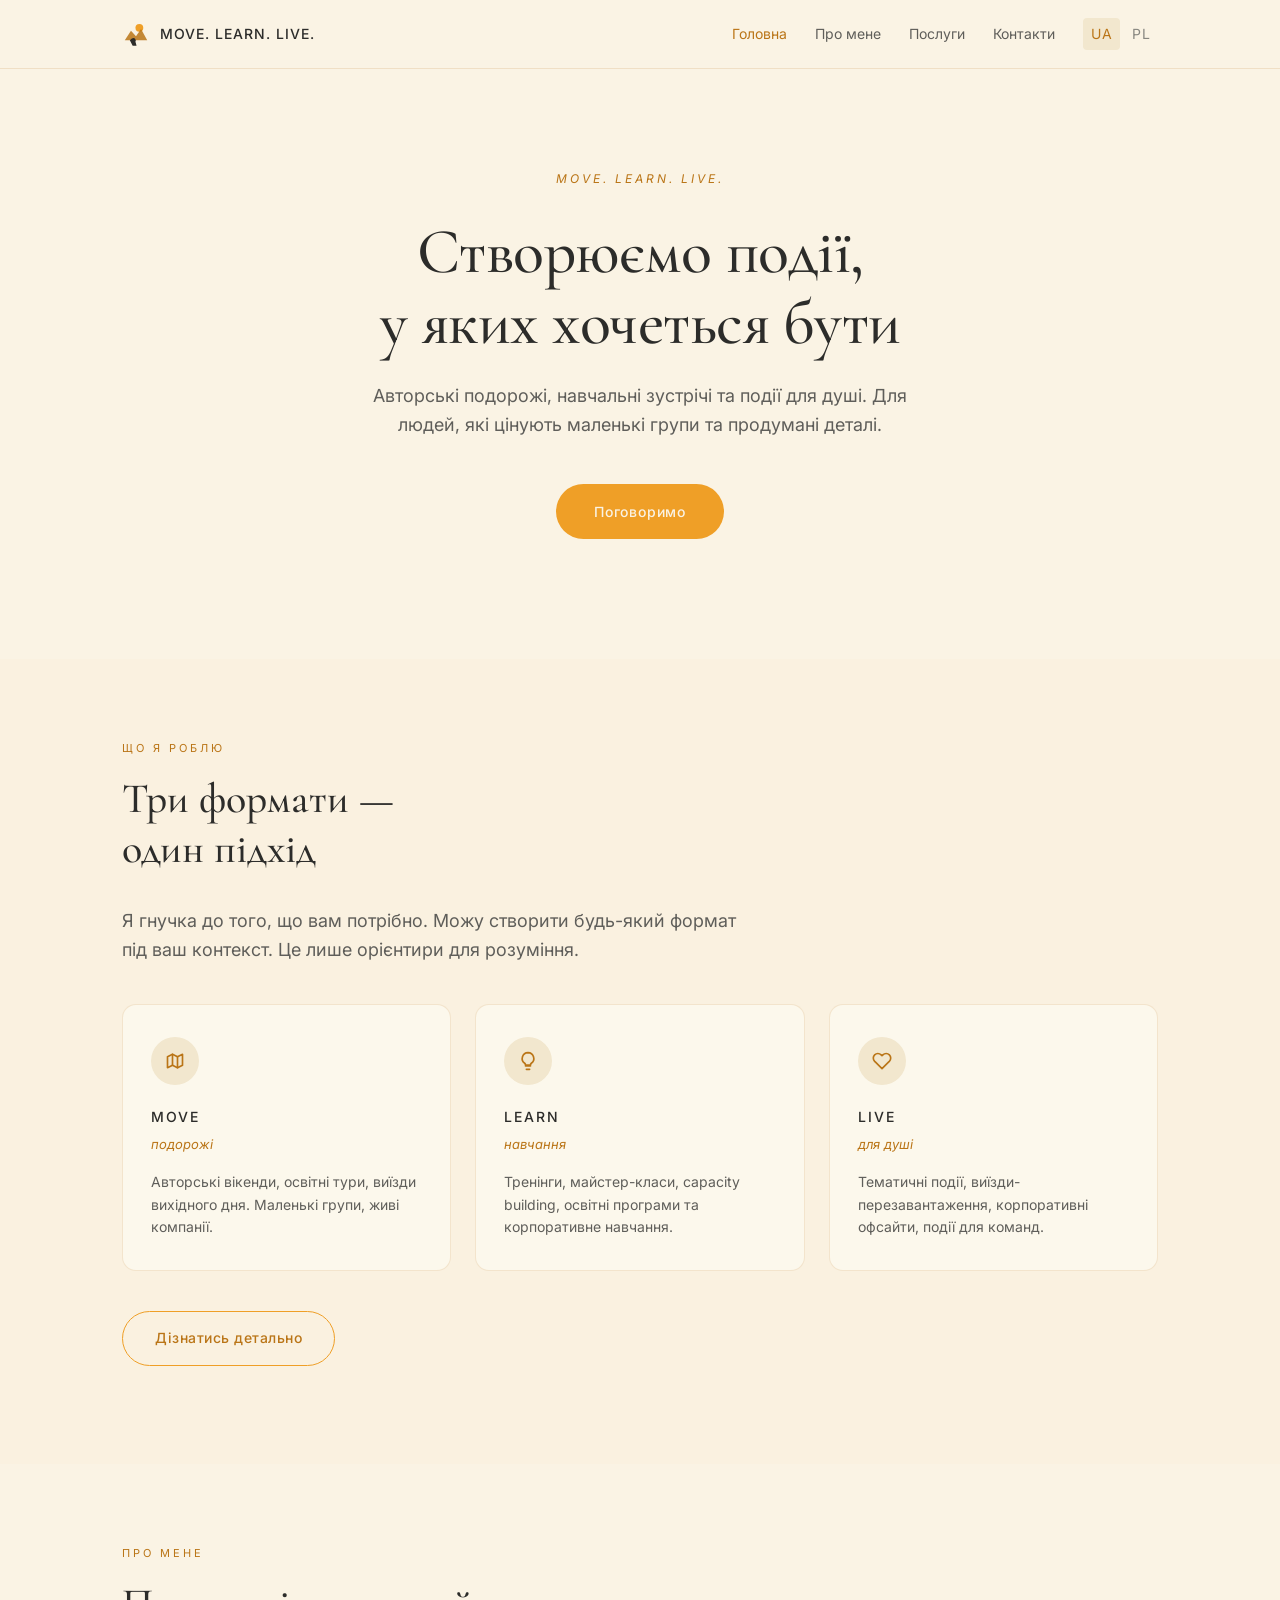
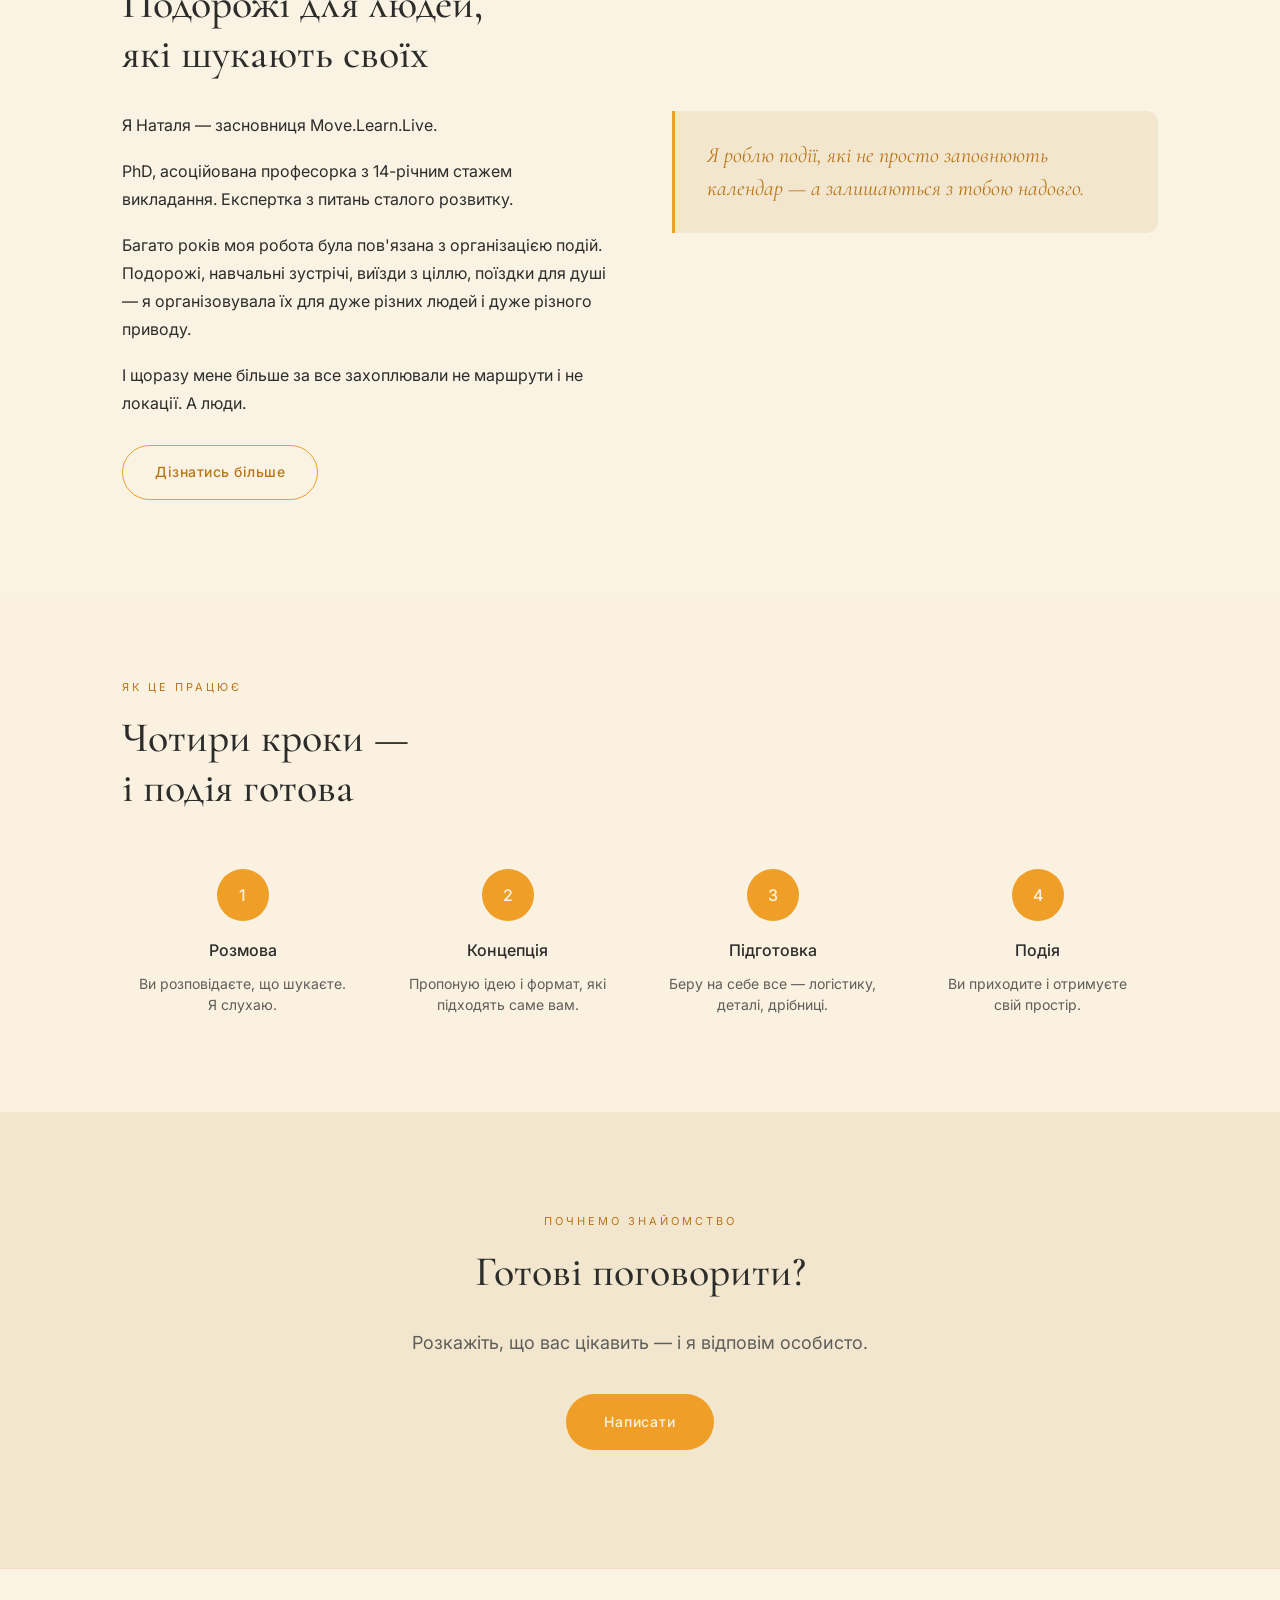
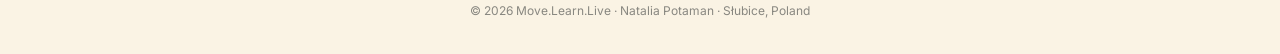
<file: index.html>
<!DOCTYPE html>
<html lang="uk">
<head>
  <meta charset="UTF-8">
  <meta name="viewport" content="width=device-width, initial-scale=1.0">
  <title>Move.Learn.Live</title>
  <script>
    // Auto-redirect based on browser language
    (function() {
      var lang = (navigator.language || navigator.userLanguage || 'uk').toLowerCase();
      if (lang.startsWith('pl')) {
        window.location.replace('pl-index.html');
      } else {
        window.location.replace('ua-index.html');
      }
    })();
  </script>
  <link rel="preconnect" href="https://fonts.googleapis.com">
  <link rel="preconnect" href="https://fonts.gstatic.com" crossorigin>
  <link href="https://fonts.googleapis.com/css2?family=Cormorant+Garamond:ital,wght@0,400;0,500;1,400&family=Inter:wght@300;400;500&display=swap" rel="stylesheet">
  <style>
/* ===========================================
   Move.Learn.Live — Site Styles
   =========================================== */

:root {
  --cream-bg: #FAF3E4;
  --cream-soft: #F2E7CE;
  --cream-card: #FCF8EC;
  --orange: #EF9F27;
  --orange-dark: #BA7517;
  --dark-text: #2C2C2A;
  --gray-text: #5F5E5A;
  --gray-light: #888780;
  --border: rgba(186, 117, 23, 0.15);
  --border-strong: rgba(186, 117, 23, 0.3);
}

* {
  margin: 0;
  padding: 0;
  box-sizing: border-box;
}

html {
  scroll-behavior: smooth;
}

body {
  background: var(--cream-bg);
  color: var(--dark-text);
  font-family: 'Inter', -apple-system, BlinkMacSystemFont, 'Segoe UI', sans-serif;
  font-size: 16px;
  line-height: 1.7;
  -webkit-font-smoothing: antialiased;
}

/* ===== Navigation ===== */
.nav {
  position: sticky;
  top: 0;
  z-index: 100;
  background: rgba(250, 243, 228, 0.96);
  backdrop-filter: blur(8px);
  -webkit-backdrop-filter: blur(8px);
  border-bottom: 0.5px solid var(--border);
}

.nav-inner {
  max-width: 1100px;
  margin: 0 auto;
  padding: 18px 32px;
  display: flex;
  justify-content: space-between;
  align-items: center;
  gap: 24px;
}

.nav-brand {
  display: flex;
  align-items: center;
  gap: 10px;
  text-decoration: none;
  color: var(--dark-text);
  font-weight: 500;
  font-size: 14px;
  letter-spacing: 1px;
}

.nav-brand svg {
  width: 28px;
  height: 28px;
  flex-shrink: 0;
}

.nav-links {
  display: flex;
  gap: 28px;
  list-style: none;
  align-items: center;
}

.nav-links a {
  color: var(--gray-text);
  text-decoration: none;
  font-size: 14px;
  transition: color 0.2s;
}

.nav-links a:hover,
.nav-links a.active {
  color: var(--orange-dark);
}

.lang-switch {
  display: flex;
  gap: 4px;
  font-size: 12px;
  letter-spacing: 0.5px;
}

.lang-switch a {
  color: var(--gray-light);
  text-decoration: none;
  padding: 4px 8px;
  border-radius: 4px;
  transition: all 0.2s;
}

.lang-switch a.active {
  color: var(--orange-dark);
  background: var(--cream-soft);
}

.lang-switch a:hover {
  color: var(--orange-dark);
}

.nav-burger {
  display: none;
  background: none;
  border: none;
  cursor: pointer;
  padding: 4px;
  flex-direction: column;
  gap: 4px;
}

.nav-burger span {
  width: 22px;
  height: 1.5px;
  background: var(--dark-text);
  transition: 0.3s;
}

/* ===== Hero ===== */
.hero {
  padding: 100px 32px 120px;
  text-align: center;
  max-width: 900px;
  margin: 0 auto;
}

.hero-label {
  color: var(--orange-dark);
  font-size: 12px;
  letter-spacing: 3px;
  font-style: italic;
  margin-bottom: 28px;
}

h1 {
  font-family: 'Cormorant Garamond', Georgia, serif;
  font-size: 64px;
  font-weight: 500;
  line-height: 1.1;
  letter-spacing: -0.5px;
  margin-bottom: 24px;
  color: var(--dark-text);
}

.hero-sub {
  font-size: 18px;
  color: var(--gray-text);
  max-width: 540px;
  margin: 0 auto 44px;
  line-height: 1.6;
}

/* ===== Sections ===== */
.section {
  padding: 80px 32px;
  max-width: 1100px;
  margin: 0 auto;
}

.section-alt {
  background: rgba(250, 238, 218, 0.4);
  max-width: 100%;
}

.section-alt .section-inner {
  max-width: 1100px;
  margin: 0 auto;
  padding: 80px 32px;
}

.section-label {
  color: var(--orange-dark);
  font-size: 11px;
  letter-spacing: 3px;
  margin-bottom: 16px;
}

h2 {
  font-family: 'Cormorant Garamond', Georgia, serif;
  font-size: 42px;
  font-weight: 500;
  line-height: 1.2;
  margin-bottom: 32px;
  color: var(--dark-text);
}

h3 {
  font-family: 'Cormorant Garamond', Georgia, serif;
  font-size: 28px;
  font-weight: 500;
  line-height: 1.2;
  margin-bottom: 16px;
  color: var(--dark-text);
}

p {
  font-size: 16px;
  line-height: 1.75;
  color: var(--dark-text);
  margin-bottom: 18px;
}

.lead {
  font-size: 18px;
  color: var(--gray-text);
  max-width: 640px;
  line-height: 1.6;
}

/* ===== Buttons ===== */
.cta {
  display: inline-block;
  background: var(--orange);
  color: var(--cream-bg);
  padding: 16px 38px;
  border-radius: 32px;
  text-decoration: none;
  font-size: 14px;
  font-weight: 500;
  letter-spacing: 0.8px;
  transition: all 0.2s;
  border: none;
  cursor: pointer;
  font-family: inherit;
}

.cta:hover {
  background: var(--orange-dark);
  transform: translateY(-1px);
}

.cta:active {
  transform: translateY(0);
}

.cta-outline {
  display: inline-block;
  background: transparent;
  color: var(--orange-dark);
  padding: 14px 32px;
  border-radius: 32px;
  text-decoration: none;
  font-size: 14px;
  font-weight: 500;
  letter-spacing: 0.5px;
  border: 1px solid var(--orange);
  transition: all 0.2s;
}

.cta-outline:hover {
  background: var(--orange);
  color: var(--cream-bg);
}

/* ===== Cards ===== */
.cards {
  display: grid;
  grid-template-columns: repeat(3, 1fr);
  gap: 24px;
  margin-top: 40px;
}

.card {
  background: var(--cream-card);
  border: 0.5px solid var(--border);
  border-radius: 14px;
  padding: 32px 28px;
  transition: all 0.25s;
}

.card:hover {
  transform: translateY(-4px);
  border-color: var(--orange);
  box-shadow: 0 8px 24px rgba(186, 117, 23, 0.08);
}

.card-icon {
  width: 48px;
  height: 48px;
  background: var(--cream-soft);
  border-radius: 50%;
  display: flex;
  align-items: center;
  justify-content: center;
  margin-bottom: 20px;
}

.card-title {
  font-family: 'Inter', sans-serif;
  font-size: 14px;
  font-weight: 500;
  letter-spacing: 2px;
  margin-bottom: 4px;
  color: var(--dark-text);
}

.card-sub {
  font-size: 13px;
  color: var(--orange-dark);
  font-style: italic;
  margin-bottom: 16px;
}

.card-desc {
  font-size: 14px;
  color: var(--gray-text);
  line-height: 1.6;
  margin: 0;
}

/* ===== Process steps ===== */
.process {
  display: grid;
  grid-template-columns: repeat(4, 1fr);
  gap: 24px;
  margin-top: 40px;
}

.step {
  text-align: center;
  padding: 16px;
}

.step-num {
  width: 52px;
  height: 52px;
  background: var(--orange);
  color: var(--cream-bg);
  border-radius: 50%;
  display: flex;
  align-items: center;
  justify-content: center;
  margin: 0 auto 16px;
  font-weight: 500;
  font-size: 16px;
}

.step-title {
  font-size: 16px;
  font-weight: 500;
  margin-bottom: 8px;
  color: var(--dark-text);
}

.step-desc {
  font-size: 14px;
  color: var(--gray-text);
  line-height: 1.55;
  margin: 0;
}

/* ===== Two columns ===== */
.two-col {
  display: grid;
  grid-template-columns: 1fr 1fr;
  gap: 64px;
  align-items: start;
}

.quote-block {
  background: var(--cream-soft);
  border-left: 3px solid var(--orange);
  padding: 28px 32px;
  font-family: 'Cormorant Garamond', Georgia, serif;
  font-style: italic;
  font-size: 22px;
  color: var(--orange-dark);
  line-height: 1.5;
  border-radius: 0 12px 12px 0;
}

/* ===== Principles list ===== */
.principles {
  list-style: none;
  margin-top: 24px;
}

.principles li {
  padding: 14px 0;
  border-bottom: 0.5px solid var(--border);
  font-size: 16px;
  color: var(--dark-text);
  display: flex;
  align-items: baseline;
  gap: 14px;
}

.principles li::before {
  content: "—";
  color: var(--orange);
  font-weight: 500;
}

.principles li:last-child {
  border-bottom: none;
}

/* ===== Contact ===== */
.contact-section {
  background: var(--cream-soft);
  padding: 100px 32px;
  text-align: center;
}

.contact-form {
  max-width: 540px;
  margin: 40px auto 0;
  text-align: left;
}

.contact-form .field {
  margin-bottom: 20px;
}

.contact-form label {
  display: block;
  font-size: 13px;
  color: var(--gray-text);
  margin-bottom: 8px;
  letter-spacing: 0.3px;
}

.contact-form input,
.contact-form textarea {
  width: 100%;
  padding: 14px 18px;
  background: var(--cream-bg);
  border: 1px solid var(--border-strong);
  border-radius: 10px;
  font-size: 15px;
  font-family: inherit;
  color: var(--dark-text);
  transition: border 0.2s;
}

.contact-form input:focus,
.contact-form textarea:focus {
  outline: none;
  border-color: var(--orange);
}

.contact-form textarea {
  min-height: 120px;
  resize: vertical;
}

.contact-info {
  display: flex;
  justify-content: center;
  gap: 40px;
  margin-top: 40px;
  flex-wrap: wrap;
  font-size: 15px;
  color: var(--dark-text);
}

.contact-info a {
  color: var(--dark-text);
  text-decoration: none;
  border-bottom: 1px solid transparent;
  transition: border 0.2s;
}

.contact-info a:hover {
  border-bottom-color: var(--orange);
}

/* ===== Footer ===== */
footer {
  padding: 32px;
  text-align: center;
  font-size: 12px;
  color: var(--gray-light);
  border-top: 0.5px solid var(--border);
}

/* ===== Page-specific ===== */
.page-header {
  padding: 80px 32px 40px;
  text-align: center;
  max-width: 900px;
  margin: 0 auto;
}

.page-header .section-label {
  margin-bottom: 12px;
}

.about-content {
  max-width: 720px;
  margin: 0 auto;
}

.about-content p {
  font-size: 17px;
  line-height: 1.8;
  margin-bottom: 22px;
}

.services-detailed {
  max-width: 900px;
  margin: 0 auto;
}

.service-block {
  margin-bottom: 48px;
  padding-bottom: 48px;
  border-bottom: 0.5px solid var(--border);
}

.service-block:last-child {
  border-bottom: none;
  margin-bottom: 0;
}

.service-block h3 {
  display: flex;
  align-items: center;
  gap: 16px;
}

.service-tag {
  font-family: 'Inter', sans-serif;
  font-size: 11px;
  letter-spacing: 2px;
  color: var(--orange-dark);
  background: var(--cream-soft);
  padding: 4px 10px;
  border-radius: 4px;
  font-style: normal;
  font-weight: 500;
}

.full-cycle-box {
  background: var(--cream-soft);
  border-radius: 14px;
  padding: 40px;
  text-align: center;
  margin-top: 56px;
}

/* ===== Responsive ===== */
@media (max-width: 768px) {
  .nav-inner {
    padding: 16px 20px;
  }
  
  .nav-links {
    display: none;
  }
  
  .nav-burger {
    display: flex;
  }
  
  .nav-links.open {
    display: flex;
    flex-direction: column;
    position: absolute;
    top: 100%;
    left: 0;
    right: 0;
    background: var(--cream-bg);
    padding: 24px;
    gap: 18px;
    border-bottom: 0.5px solid var(--border);
  }
  
  h1 { font-size: 42px; }
  h2 { font-size: 32px; }
  h3 { font-size: 24px; }
  
  .hero { padding: 60px 20px 80px; }
  .section, .section-alt .section-inner { padding: 60px 20px; }
  .contact-section { padding: 60px 20px; }
  
  .cards, .process, .two-col {
    grid-template-columns: 1fr;
    gap: 20px;
  }
  
  .contact-info {
    flex-direction: column;
    gap: 12px;
  }
}

</style>
</head>
<body>
<div style="min-height: 100vh; display: flex; flex-direction: column; align-items: center; justify-content: center; gap: 40px; text-align: center; padding: 40px;">
  <svg width="80" height="80" viewBox="0 0 100 100" xmlns="http://www.w3.org/2000/svg">
    <circle cx="62" cy="28" r="14" fill="#EF9F27"/>
    <path d="M 10 72 L 32 38 L 50 58 L 68 32 L 90 72 Z" fill="#BA7517" opacity="0.85"/>
    <path d="M 28 72 Q 40 60 46 66 Q 52 72 48 78 L 52 92 L 38 92 Z" fill="#2C2C2A"/>
  </svg>
  <h1 style="font-size: 36px;">MOVE. LEARN. LIVE.</h1>
  <p class="hero-sub" style="margin: 0;">Choose language / Оберіть мову / Wybierz język</p>
  <div style="display: flex; gap: 20px;">
    <a class="cta" href="ua-index.html">Українська</a>
    <a class="cta-outline" href="pl-index.html">Polski</a>
  </div>
</div>
</body>
</html>
</file>
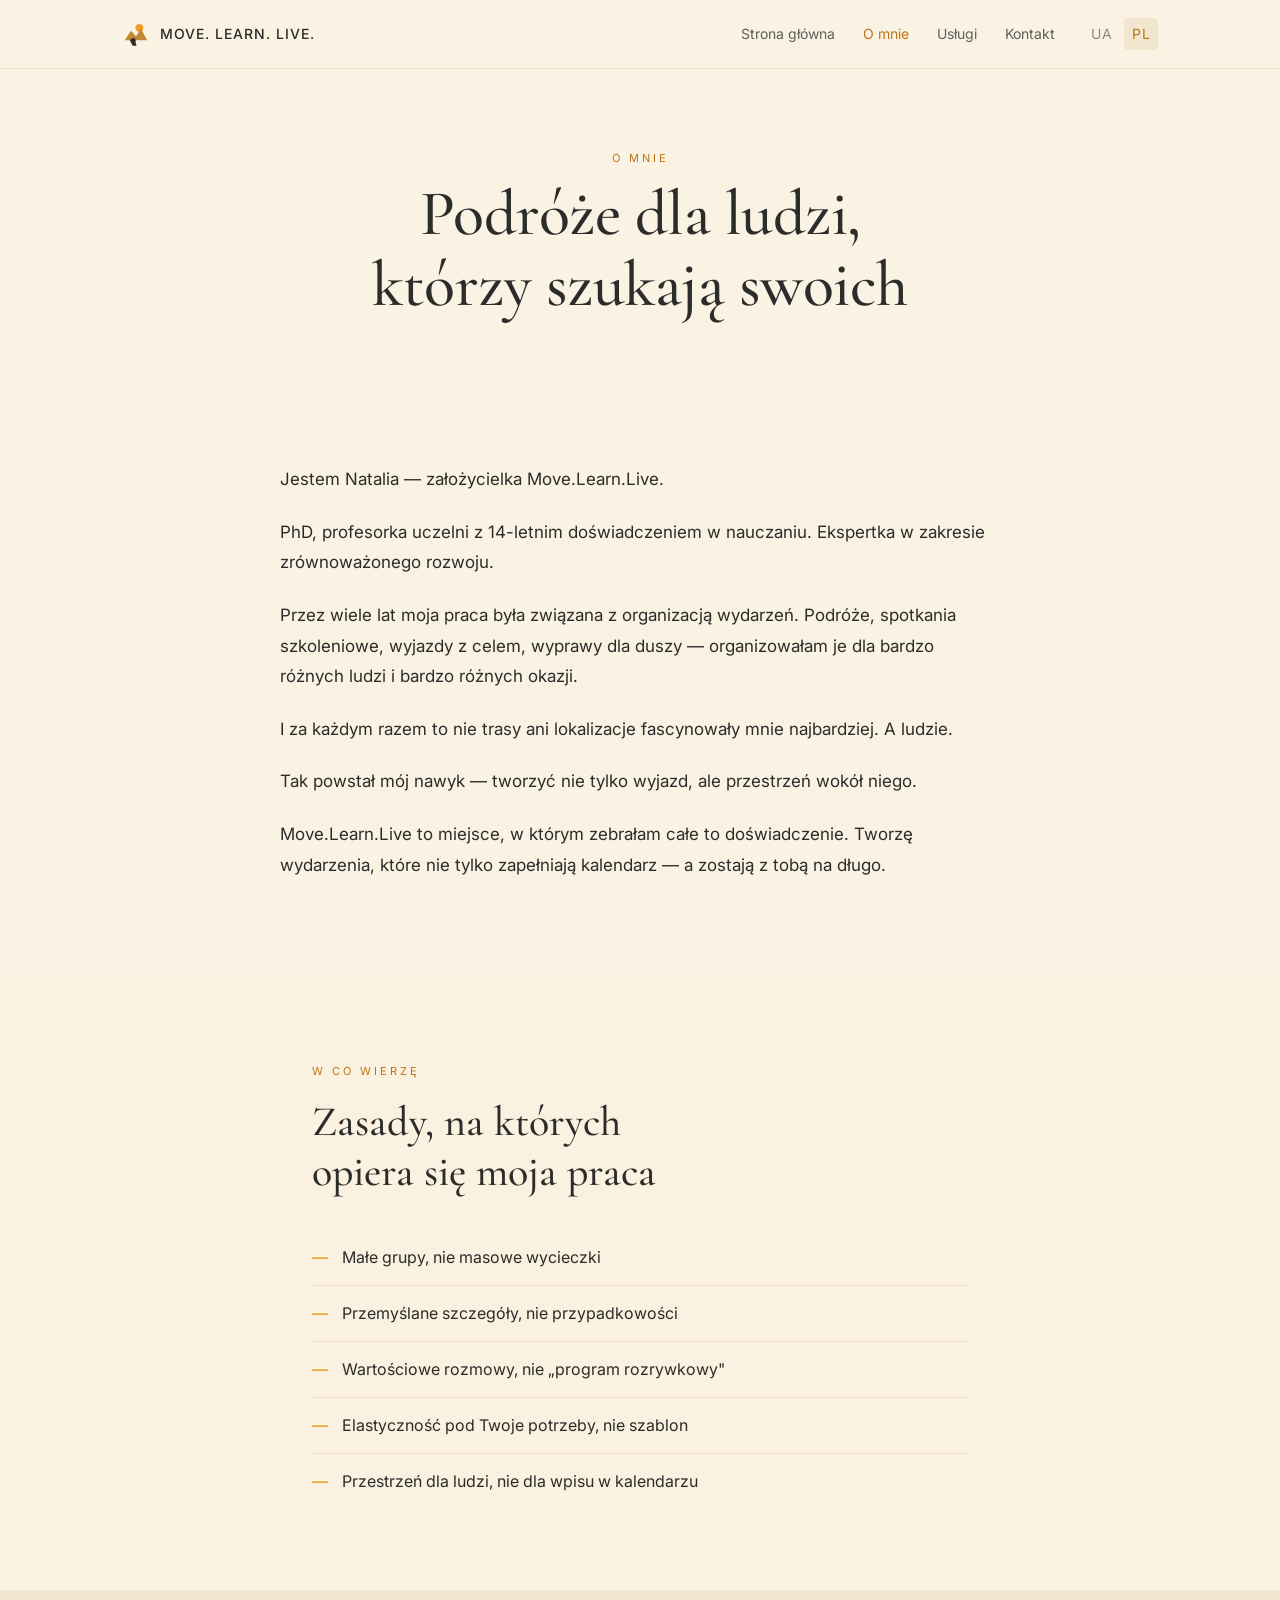
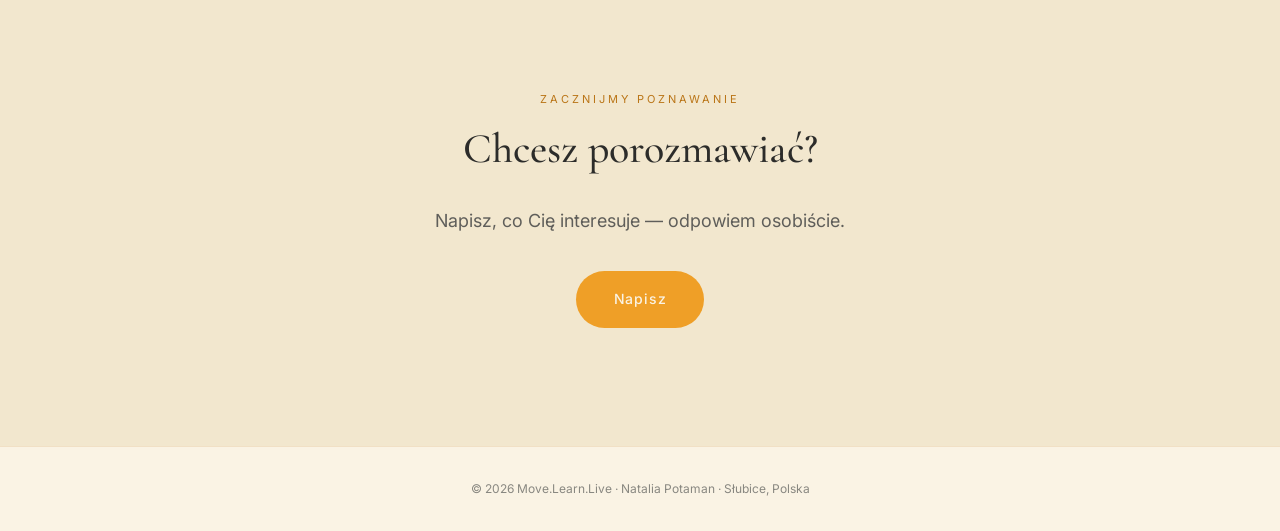
<file: pl-about.html>
<!DOCTYPE html>
<html lang="pl">
<head>
  <meta charset="UTF-8">
  <meta name="viewport" content="width=device-width, initial-scale=1.0">
  <title>O mnie — Move.Learn.Live</title>
  <meta name="description" content="Jestem Natalia — założycielka Move.Learn.Live. PhD, profesorka uczelni.">
  <link rel="preconnect" href="https://fonts.googleapis.com">
  <link rel="preconnect" href="https://fonts.gstatic.com" crossorigin>
  <link href="https://fonts.googleapis.com/css2?family=Cormorant+Garamond:ital,wght@0,400;0,500;1,400&family=Inter:wght@300;400;500&display=swap" rel="stylesheet">
  <style>
/* ===========================================
   Move.Learn.Live — Site Styles
   =========================================== */

:root {
  --cream-bg: #FAF3E4;
  --cream-soft: #F2E7CE;
  --cream-card: #FCF8EC;
  --orange: #EF9F27;
  --orange-dark: #BA7517;
  --dark-text: #2C2C2A;
  --gray-text: #5F5E5A;
  --gray-light: #888780;
  --border: rgba(186, 117, 23, 0.15);
  --border-strong: rgba(186, 117, 23, 0.3);
}

* {
  margin: 0;
  padding: 0;
  box-sizing: border-box;
}

html {
  scroll-behavior: smooth;
}

body {
  background: var(--cream-bg);
  color: var(--dark-text);
  font-family: 'Inter', -apple-system, BlinkMacSystemFont, 'Segoe UI', sans-serif;
  font-size: 16px;
  line-height: 1.7;
  -webkit-font-smoothing: antialiased;
}

/* ===== Navigation ===== */
.nav {
  position: sticky;
  top: 0;
  z-index: 100;
  background: rgba(250, 243, 228, 0.96);
  backdrop-filter: blur(8px);
  -webkit-backdrop-filter: blur(8px);
  border-bottom: 0.5px solid var(--border);
}

.nav-inner {
  max-width: 1100px;
  margin: 0 auto;
  padding: 18px 32px;
  display: flex;
  justify-content: space-between;
  align-items: center;
  gap: 24px;
}

.nav-brand {
  display: flex;
  align-items: center;
  gap: 10px;
  text-decoration: none;
  color: var(--dark-text);
  font-weight: 500;
  font-size: 14px;
  letter-spacing: 1px;
}

.nav-brand svg {
  width: 28px;
  height: 28px;
  flex-shrink: 0;
}

.nav-links {
  display: flex;
  gap: 28px;
  list-style: none;
  align-items: center;
}

.nav-links a {
  color: var(--gray-text);
  text-decoration: none;
  font-size: 14px;
  transition: color 0.2s;
}

.nav-links a:hover,
.nav-links a.active {
  color: var(--orange-dark);
}

.lang-switch {
  display: flex;
  gap: 4px;
  font-size: 12px;
  letter-spacing: 0.5px;
}

.lang-switch a {
  color: var(--gray-light);
  text-decoration: none;
  padding: 4px 8px;
  border-radius: 4px;
  transition: all 0.2s;
}

.lang-switch a.active {
  color: var(--orange-dark);
  background: var(--cream-soft);
}

.lang-switch a:hover {
  color: var(--orange-dark);
}

.nav-burger {
  display: none;
  background: none;
  border: none;
  cursor: pointer;
  padding: 4px;
  flex-direction: column;
  gap: 4px;
}

.nav-burger span {
  width: 22px;
  height: 1.5px;
  background: var(--dark-text);
  transition: 0.3s;
}

/* ===== Hero ===== */
.hero {
  padding: 100px 32px 120px;
  text-align: center;
  max-width: 900px;
  margin: 0 auto;
}

.hero-label {
  color: var(--orange-dark);
  font-size: 12px;
  letter-spacing: 3px;
  font-style: italic;
  margin-bottom: 28px;
}

h1 {
  font-family: 'Cormorant Garamond', Georgia, serif;
  font-size: 64px;
  font-weight: 500;
  line-height: 1.1;
  letter-spacing: -0.5px;
  margin-bottom: 24px;
  color: var(--dark-text);
}

.hero-sub {
  font-size: 18px;
  color: var(--gray-text);
  max-width: 540px;
  margin: 0 auto 44px;
  line-height: 1.6;
}

/* ===== Sections ===== */
.section {
  padding: 80px 32px;
  max-width: 1100px;
  margin: 0 auto;
}

.section-alt {
  background: rgba(250, 238, 218, 0.4);
  max-width: 100%;
}

.section-alt .section-inner {
  max-width: 1100px;
  margin: 0 auto;
  padding: 80px 32px;
}

.section-label {
  color: var(--orange-dark);
  font-size: 11px;
  letter-spacing: 3px;
  margin-bottom: 16px;
}

h2 {
  font-family: 'Cormorant Garamond', Georgia, serif;
  font-size: 42px;
  font-weight: 500;
  line-height: 1.2;
  margin-bottom: 32px;
  color: var(--dark-text);
}

h3 {
  font-family: 'Cormorant Garamond', Georgia, serif;
  font-size: 28px;
  font-weight: 500;
  line-height: 1.2;
  margin-bottom: 16px;
  color: var(--dark-text);
}

p {
  font-size: 16px;
  line-height: 1.75;
  color: var(--dark-text);
  margin-bottom: 18px;
}

.lead {
  font-size: 18px;
  color: var(--gray-text);
  max-width: 640px;
  line-height: 1.6;
}

/* ===== Buttons ===== */
.cta {
  display: inline-block;
  background: var(--orange);
  color: var(--cream-bg);
  padding: 16px 38px;
  border-radius: 32px;
  text-decoration: none;
  font-size: 14px;
  font-weight: 500;
  letter-spacing: 0.8px;
  transition: all 0.2s;
  border: none;
  cursor: pointer;
  font-family: inherit;
}

.cta:hover {
  background: var(--orange-dark);
  transform: translateY(-1px);
}

.cta:active {
  transform: translateY(0);
}

.cta-outline {
  display: inline-block;
  background: transparent;
  color: var(--orange-dark);
  padding: 14px 32px;
  border-radius: 32px;
  text-decoration: none;
  font-size: 14px;
  font-weight: 500;
  letter-spacing: 0.5px;
  border: 1px solid var(--orange);
  transition: all 0.2s;
}

.cta-outline:hover {
  background: var(--orange);
  color: var(--cream-bg);
}

/* ===== Cards ===== */
.cards {
  display: grid;
  grid-template-columns: repeat(3, 1fr);
  gap: 24px;
  margin-top: 40px;
}

.card {
  background: var(--cream-card);
  border: 0.5px solid var(--border);
  border-radius: 14px;
  padding: 32px 28px;
  transition: all 0.25s;
}

.card:hover {
  transform: translateY(-4px);
  border-color: var(--orange);
  box-shadow: 0 8px 24px rgba(186, 117, 23, 0.08);
}

.card-icon {
  width: 48px;
  height: 48px;
  background: var(--cream-soft);
  border-radius: 50%;
  display: flex;
  align-items: center;
  justify-content: center;
  margin-bottom: 20px;
}

.card-title {
  font-family: 'Inter', sans-serif;
  font-size: 14px;
  font-weight: 500;
  letter-spacing: 2px;
  margin-bottom: 4px;
  color: var(--dark-text);
}

.card-sub {
  font-size: 13px;
  color: var(--orange-dark);
  font-style: italic;
  margin-bottom: 16px;
}

.card-desc {
  font-size: 14px;
  color: var(--gray-text);
  line-height: 1.6;
  margin: 0;
}

/* ===== Process steps ===== */
.process {
  display: grid;
  grid-template-columns: repeat(4, 1fr);
  gap: 24px;
  margin-top: 40px;
}

.step {
  text-align: center;
  padding: 16px;
}

.step-num {
  width: 52px;
  height: 52px;
  background: var(--orange);
  color: var(--cream-bg);
  border-radius: 50%;
  display: flex;
  align-items: center;
  justify-content: center;
  margin: 0 auto 16px;
  font-weight: 500;
  font-size: 16px;
}

.step-title {
  font-size: 16px;
  font-weight: 500;
  margin-bottom: 8px;
  color: var(--dark-text);
}

.step-desc {
  font-size: 14px;
  color: var(--gray-text);
  line-height: 1.55;
  margin: 0;
}

/* ===== Two columns ===== */
.two-col {
  display: grid;
  grid-template-columns: 1fr 1fr;
  gap: 64px;
  align-items: start;
}

.quote-block {
  background: var(--cream-soft);
  border-left: 3px solid var(--orange);
  padding: 28px 32px;
  font-family: 'Cormorant Garamond', Georgia, serif;
  font-style: italic;
  font-size: 22px;
  color: var(--orange-dark);
  line-height: 1.5;
  border-radius: 0 12px 12px 0;
}

/* ===== Principles list ===== */
.principles {
  list-style: none;
  margin-top: 24px;
}

.principles li {
  padding: 14px 0;
  border-bottom: 0.5px solid var(--border);
  font-size: 16px;
  color: var(--dark-text);
  display: flex;
  align-items: baseline;
  gap: 14px;
}

.principles li::before {
  content: "—";
  color: var(--orange);
  font-weight: 500;
}

.principles li:last-child {
  border-bottom: none;
}

/* ===== Contact ===== */
.contact-section {
  background: var(--cream-soft);
  padding: 100px 32px;
  text-align: center;
}

.contact-form {
  max-width: 540px;
  margin: 40px auto 0;
  text-align: left;
}

.contact-form .field {
  margin-bottom: 20px;
}

.contact-form label {
  display: block;
  font-size: 13px;
  color: var(--gray-text);
  margin-bottom: 8px;
  letter-spacing: 0.3px;
}

.contact-form input,
.contact-form textarea {
  width: 100%;
  padding: 14px 18px;
  background: var(--cream-bg);
  border: 1px solid var(--border-strong);
  border-radius: 10px;
  font-size: 15px;
  font-family: inherit;
  color: var(--dark-text);
  transition: border 0.2s;
}

.contact-form input:focus,
.contact-form textarea:focus {
  outline: none;
  border-color: var(--orange);
}

.contact-form textarea {
  min-height: 120px;
  resize: vertical;
}

.contact-info {
  display: flex;
  justify-content: center;
  gap: 40px;
  margin-top: 40px;
  flex-wrap: wrap;
  font-size: 15px;
  color: var(--dark-text);
}

.contact-info a {
  color: var(--dark-text);
  text-decoration: none;
  border-bottom: 1px solid transparent;
  transition: border 0.2s;
}

.contact-info a:hover {
  border-bottom-color: var(--orange);
}

/* ===== Footer ===== */
footer {
  padding: 32px;
  text-align: center;
  font-size: 12px;
  color: var(--gray-light);
  border-top: 0.5px solid var(--border);
}

/* ===== Page-specific ===== */
.page-header {
  padding: 80px 32px 40px;
  text-align: center;
  max-width: 900px;
  margin: 0 auto;
}

.page-header .section-label {
  margin-bottom: 12px;
}

.about-content {
  max-width: 720px;
  margin: 0 auto;
}

.about-content p {
  font-size: 17px;
  line-height: 1.8;
  margin-bottom: 22px;
}

.services-detailed {
  max-width: 900px;
  margin: 0 auto;
}

.service-block {
  margin-bottom: 48px;
  padding-bottom: 48px;
  border-bottom: 0.5px solid var(--border);
}

.service-block:last-child {
  border-bottom: none;
  margin-bottom: 0;
}

.service-block h3 {
  display: flex;
  align-items: center;
  gap: 16px;
}

.service-tag {
  font-family: 'Inter', sans-serif;
  font-size: 11px;
  letter-spacing: 2px;
  color: var(--orange-dark);
  background: var(--cream-soft);
  padding: 4px 10px;
  border-radius: 4px;
  font-style: normal;
  font-weight: 500;
}

.full-cycle-box {
  background: var(--cream-soft);
  border-radius: 14px;
  padding: 40px;
  text-align: center;
  margin-top: 56px;
}

/* ===== Responsive ===== */
@media (max-width: 768px) {
  .nav-inner {
    padding: 16px 20px;
  }
  
  .nav-links {
    display: none;
  }
  
  .nav-burger {
    display: flex;
  }
  
  .nav-links.open {
    display: flex;
    flex-direction: column;
    position: absolute;
    top: 100%;
    left: 0;
    right: 0;
    background: var(--cream-bg);
    padding: 24px;
    gap: 18px;
    border-bottom: 0.5px solid var(--border);
  }
  
  h1 { font-size: 42px; }
  h2 { font-size: 32px; }
  h3 { font-size: 24px; }
  
  .hero { padding: 60px 20px 80px; }
  .section, .section-alt .section-inner { padding: 60px 20px; }
  .contact-section { padding: 60px 20px; }
  
  .cards, .process, .two-col {
    grid-template-columns: 1fr;
    gap: 20px;
  }
  
  .contact-info {
    flex-direction: column;
    gap: 12px;
  }
}

</style>
</head>
<body>

<nav class="nav">
  <div class="nav-inner">
    <a href="pl-index.html" class="nav-brand">
      <svg viewBox="0 0 100 100" xmlns="http://www.w3.org/2000/svg">
        <circle cx="62" cy="28" r="14" fill="#EF9F27"/>
        <path d="M 10 72 L 32 38 L 50 58 L 68 32 L 90 72 Z" fill="#BA7517" opacity="0.85"/>
        <path d="M 28 72 Q 40 60 46 66 Q 52 72 48 78 L 52 92 L 38 92 Z" fill="#2C2C2A"/>
      </svg>
      MOVE. LEARN. LIVE.
    </a>
    <button class="nav-burger" aria-label="Menu"><span></span><span></span><span></span></button>
    <ul class="nav-links">
      <li><a href="pl-index.html">Strona główna</a></li>
      <li><a href="pl-about.html" class="active">O mnie</a></li>
      <li><a href="pl-services.html">Usługi</a></li>
      <li><a href="pl-contact.html">Kontakt</a></li>
      <li class="lang-switch">
        <a href="ua-about.html">UA</a>
        <a href="pl-about.html" class="active">PL</a>
      </li>
    </ul>
  </div>
</nav>

<section class="page-header">
  <div class="section-label">O MNIE</div>
  <h1>Podróże dla ludzi,<br>którzy szukają swoich</h1>
</section>

<section class="section">
  <div class="about-content">
    <p>Jestem Natalia — założycielka Move.Learn.Live.</p>
    <p>PhD, profesorka uczelni z 14-letnim doświadczeniem w nauczaniu. Ekspertka w zakresie zrównoważonego rozwoju.</p>
    <p>Przez wiele lat moja praca była związana z organizacją wydarzeń. Podróże, spotkania szkoleniowe, wyjazdy z celem, wyprawy dla duszy — organizowałam je dla bardzo różnych ludzi i bardzo różnych okazji.</p>
    <p>I za każdym razem to nie trasy ani lokalizacje fascynowały mnie najbardziej. A ludzie.</p>
    <p>Tak powstał mój nawyk — tworzyć nie tylko wyjazd, ale przestrzeń wokół niego.</p>
    <p>Move.Learn.Live to miejsce, w którym zebrałam całe to doświadczenie. Tworzę wydarzenia, które nie tylko zapełniają kalendarz — a zostają z tobą na długo.</p>
  </div>
</section>

<section class="section-alt">
  <div class="section-inner" style="max-width: 720px;">
    <div class="section-label">W CO WIERZĘ</div>
    <h2>Zasady, na których<br>opiera się moja praca</h2>
    <ul class="principles">
      <li>Małe grupy, nie masowe wycieczki</li>
      <li>Przemyślane szczegóły, nie przypadkowości</li>
      <li>Wartościowe rozmowy, nie „program rozrywkowy"</li>
      <li>Elastyczność pod Twoje potrzeby, nie szablon</li>
      <li>Przestrzeń dla ludzi, nie dla wpisu w kalendarzu</li>
    </ul>
  </div>
</section>

<section class="contact-section">
  <div class="section-label">ZACZNIJMY POZNAWANIE</div>
  <h2>Chcesz porozmawiać?</h2>
  <p class="lead" style="margin: 0 auto;">Napisz, co Cię interesuje — odpowiem osobiście.</p>
  <p style="margin-top: 36px;"><a class="cta" href="pl-contact.html">Napisz</a></p>
</section>

<footer>
  © 2026 Move.Learn.Live · Natalia Potaman · Słubice, Polska
</footer>

<script>
// Move.Learn.Live — minimal site JS

document.addEventListener('DOMContentLoaded', function() {
  // Mobile menu toggle
  const burger = document.querySelector('.nav-burger');
  const links = document.querySelector('.nav-links');
  if (burger && links) {
    burger.addEventListener('click', function() {
      links.classList.toggle('open');
    });
  }
  
  // Mark current page in nav
  const currentPath = window.location.pathname;
  document.querySelectorAll('.nav-links a').forEach(function(link) {
    const href = link.getAttribute('href');
    if (href && currentPath.endsWith(href)) {
      link.classList.add('active');
    }
  });
});

</script>
</body>
</html>
</file>
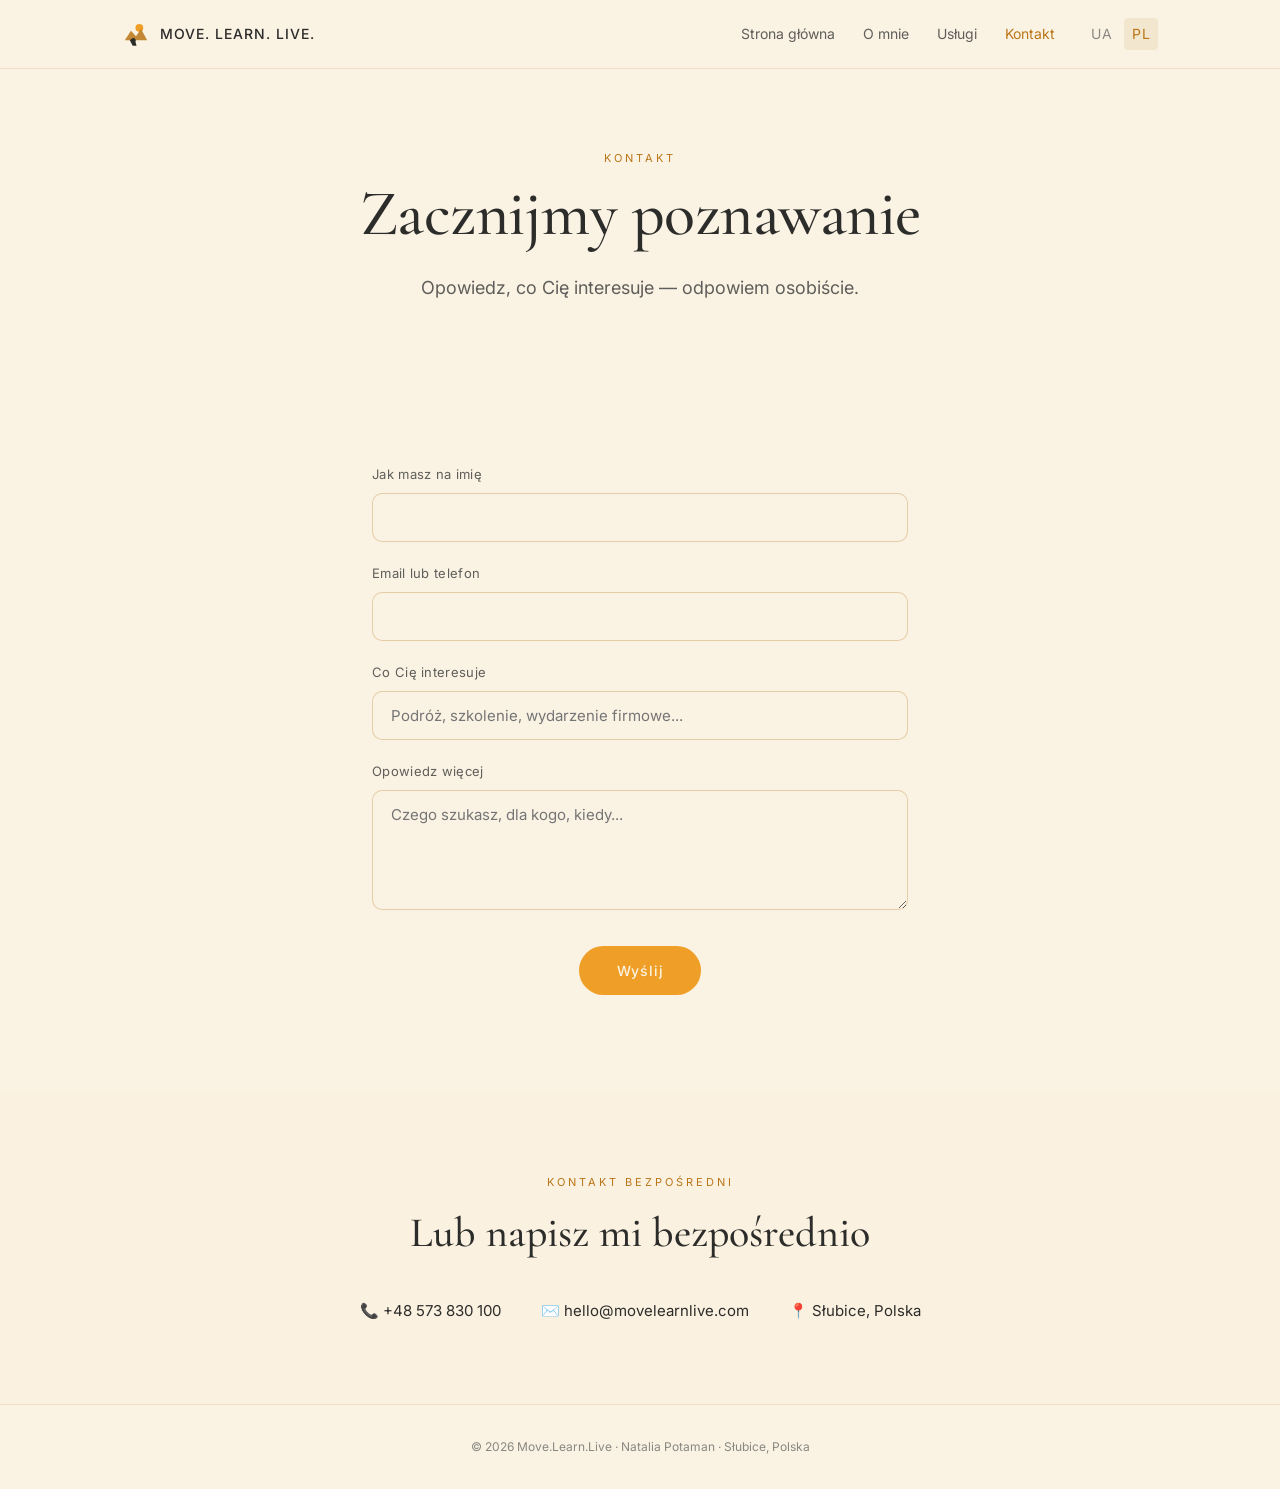
<file: pl-contact.html>
<!DOCTYPE html>
<html lang="pl">
<head>
  <meta charset="UTF-8">
  <meta name="viewport" content="width=device-width, initial-scale=1.0">
  <title>Kontakt — Move.Learn.Live</title>
  <meta name="description" content="Skontaktuj się z Move.Learn.Live. Natalia Potaman, Słubice, Polska.">
  <link rel="preconnect" href="https://fonts.googleapis.com">
  <link rel="preconnect" href="https://fonts.gstatic.com" crossorigin>
  <link href="https://fonts.googleapis.com/css2?family=Cormorant+Garamond:ital,wght@0,400;0,500;1,400&family=Inter:wght@300;400;500&display=swap" rel="stylesheet">
  <style>
/* ===========================================
   Move.Learn.Live — Site Styles
   =========================================== */

:root {
  --cream-bg: #FAF3E4;
  --cream-soft: #F2E7CE;
  --cream-card: #FCF8EC;
  --orange: #EF9F27;
  --orange-dark: #BA7517;
  --dark-text: #2C2C2A;
  --gray-text: #5F5E5A;
  --gray-light: #888780;
  --border: rgba(186, 117, 23, 0.15);
  --border-strong: rgba(186, 117, 23, 0.3);
}

* {
  margin: 0;
  padding: 0;
  box-sizing: border-box;
}

html {
  scroll-behavior: smooth;
}

body {
  background: var(--cream-bg);
  color: var(--dark-text);
  font-family: 'Inter', -apple-system, BlinkMacSystemFont, 'Segoe UI', sans-serif;
  font-size: 16px;
  line-height: 1.7;
  -webkit-font-smoothing: antialiased;
}

/* ===== Navigation ===== */
.nav {
  position: sticky;
  top: 0;
  z-index: 100;
  background: rgba(250, 243, 228, 0.96);
  backdrop-filter: blur(8px);
  -webkit-backdrop-filter: blur(8px);
  border-bottom: 0.5px solid var(--border);
}

.nav-inner {
  max-width: 1100px;
  margin: 0 auto;
  padding: 18px 32px;
  display: flex;
  justify-content: space-between;
  align-items: center;
  gap: 24px;
}

.nav-brand {
  display: flex;
  align-items: center;
  gap: 10px;
  text-decoration: none;
  color: var(--dark-text);
  font-weight: 500;
  font-size: 14px;
  letter-spacing: 1px;
}

.nav-brand svg {
  width: 28px;
  height: 28px;
  flex-shrink: 0;
}

.nav-links {
  display: flex;
  gap: 28px;
  list-style: none;
  align-items: center;
}

.nav-links a {
  color: var(--gray-text);
  text-decoration: none;
  font-size: 14px;
  transition: color 0.2s;
}

.nav-links a:hover,
.nav-links a.active {
  color: var(--orange-dark);
}

.lang-switch {
  display: flex;
  gap: 4px;
  font-size: 12px;
  letter-spacing: 0.5px;
}

.lang-switch a {
  color: var(--gray-light);
  text-decoration: none;
  padding: 4px 8px;
  border-radius: 4px;
  transition: all 0.2s;
}

.lang-switch a.active {
  color: var(--orange-dark);
  background: var(--cream-soft);
}

.lang-switch a:hover {
  color: var(--orange-dark);
}

.nav-burger {
  display: none;
  background: none;
  border: none;
  cursor: pointer;
  padding: 4px;
  flex-direction: column;
  gap: 4px;
}

.nav-burger span {
  width: 22px;
  height: 1.5px;
  background: var(--dark-text);
  transition: 0.3s;
}

/* ===== Hero ===== */
.hero {
  padding: 100px 32px 120px;
  text-align: center;
  max-width: 900px;
  margin: 0 auto;
}

.hero-label {
  color: var(--orange-dark);
  font-size: 12px;
  letter-spacing: 3px;
  font-style: italic;
  margin-bottom: 28px;
}

h1 {
  font-family: 'Cormorant Garamond', Georgia, serif;
  font-size: 64px;
  font-weight: 500;
  line-height: 1.1;
  letter-spacing: -0.5px;
  margin-bottom: 24px;
  color: var(--dark-text);
}

.hero-sub {
  font-size: 18px;
  color: var(--gray-text);
  max-width: 540px;
  margin: 0 auto 44px;
  line-height: 1.6;
}

/* ===== Sections ===== */
.section {
  padding: 80px 32px;
  max-width: 1100px;
  margin: 0 auto;
}

.section-alt {
  background: rgba(250, 238, 218, 0.4);
  max-width: 100%;
}

.section-alt .section-inner {
  max-width: 1100px;
  margin: 0 auto;
  padding: 80px 32px;
}

.section-label {
  color: var(--orange-dark);
  font-size: 11px;
  letter-spacing: 3px;
  margin-bottom: 16px;
}

h2 {
  font-family: 'Cormorant Garamond', Georgia, serif;
  font-size: 42px;
  font-weight: 500;
  line-height: 1.2;
  margin-bottom: 32px;
  color: var(--dark-text);
}

h3 {
  font-family: 'Cormorant Garamond', Georgia, serif;
  font-size: 28px;
  font-weight: 500;
  line-height: 1.2;
  margin-bottom: 16px;
  color: var(--dark-text);
}

p {
  font-size: 16px;
  line-height: 1.75;
  color: var(--dark-text);
  margin-bottom: 18px;
}

.lead {
  font-size: 18px;
  color: var(--gray-text);
  max-width: 640px;
  line-height: 1.6;
}

/* ===== Buttons ===== */
.cta {
  display: inline-block;
  background: var(--orange);
  color: var(--cream-bg);
  padding: 16px 38px;
  border-radius: 32px;
  text-decoration: none;
  font-size: 14px;
  font-weight: 500;
  letter-spacing: 0.8px;
  transition: all 0.2s;
  border: none;
  cursor: pointer;
  font-family: inherit;
}

.cta:hover {
  background: var(--orange-dark);
  transform: translateY(-1px);
}

.cta:active {
  transform: translateY(0);
}

.cta-outline {
  display: inline-block;
  background: transparent;
  color: var(--orange-dark);
  padding: 14px 32px;
  border-radius: 32px;
  text-decoration: none;
  font-size: 14px;
  font-weight: 500;
  letter-spacing: 0.5px;
  border: 1px solid var(--orange);
  transition: all 0.2s;
}

.cta-outline:hover {
  background: var(--orange);
  color: var(--cream-bg);
}

/* ===== Cards ===== */
.cards {
  display: grid;
  grid-template-columns: repeat(3, 1fr);
  gap: 24px;
  margin-top: 40px;
}

.card {
  background: var(--cream-card);
  border: 0.5px solid var(--border);
  border-radius: 14px;
  padding: 32px 28px;
  transition: all 0.25s;
}

.card:hover {
  transform: translateY(-4px);
  border-color: var(--orange);
  box-shadow: 0 8px 24px rgba(186, 117, 23, 0.08);
}

.card-icon {
  width: 48px;
  height: 48px;
  background: var(--cream-soft);
  border-radius: 50%;
  display: flex;
  align-items: center;
  justify-content: center;
  margin-bottom: 20px;
}

.card-title {
  font-family: 'Inter', sans-serif;
  font-size: 14px;
  font-weight: 500;
  letter-spacing: 2px;
  margin-bottom: 4px;
  color: var(--dark-text);
}

.card-sub {
  font-size: 13px;
  color: var(--orange-dark);
  font-style: italic;
  margin-bottom: 16px;
}

.card-desc {
  font-size: 14px;
  color: var(--gray-text);
  line-height: 1.6;
  margin: 0;
}

/* ===== Process steps ===== */
.process {
  display: grid;
  grid-template-columns: repeat(4, 1fr);
  gap: 24px;
  margin-top: 40px;
}

.step {
  text-align: center;
  padding: 16px;
}

.step-num {
  width: 52px;
  height: 52px;
  background: var(--orange);
  color: var(--cream-bg);
  border-radius: 50%;
  display: flex;
  align-items: center;
  justify-content: center;
  margin: 0 auto 16px;
  font-weight: 500;
  font-size: 16px;
}

.step-title {
  font-size: 16px;
  font-weight: 500;
  margin-bottom: 8px;
  color: var(--dark-text);
}

.step-desc {
  font-size: 14px;
  color: var(--gray-text);
  line-height: 1.55;
  margin: 0;
}

/* ===== Two columns ===== */
.two-col {
  display: grid;
  grid-template-columns: 1fr 1fr;
  gap: 64px;
  align-items: start;
}

.quote-block {
  background: var(--cream-soft);
  border-left: 3px solid var(--orange);
  padding: 28px 32px;
  font-family: 'Cormorant Garamond', Georgia, serif;
  font-style: italic;
  font-size: 22px;
  color: var(--orange-dark);
  line-height: 1.5;
  border-radius: 0 12px 12px 0;
}

/* ===== Principles list ===== */
.principles {
  list-style: none;
  margin-top: 24px;
}

.principles li {
  padding: 14px 0;
  border-bottom: 0.5px solid var(--border);
  font-size: 16px;
  color: var(--dark-text);
  display: flex;
  align-items: baseline;
  gap: 14px;
}

.principles li::before {
  content: "—";
  color: var(--orange);
  font-weight: 500;
}

.principles li:last-child {
  border-bottom: none;
}

/* ===== Contact ===== */
.contact-section {
  background: var(--cream-soft);
  padding: 100px 32px;
  text-align: center;
}

.contact-form {
  max-width: 540px;
  margin: 40px auto 0;
  text-align: left;
}

.contact-form .field {
  margin-bottom: 20px;
}

.contact-form label {
  display: block;
  font-size: 13px;
  color: var(--gray-text);
  margin-bottom: 8px;
  letter-spacing: 0.3px;
}

.contact-form input,
.contact-form textarea {
  width: 100%;
  padding: 14px 18px;
  background: var(--cream-bg);
  border: 1px solid var(--border-strong);
  border-radius: 10px;
  font-size: 15px;
  font-family: inherit;
  color: var(--dark-text);
  transition: border 0.2s;
}

.contact-form input:focus,
.contact-form textarea:focus {
  outline: none;
  border-color: var(--orange);
}

.contact-form textarea {
  min-height: 120px;
  resize: vertical;
}

.contact-info {
  display: flex;
  justify-content: center;
  gap: 40px;
  margin-top: 40px;
  flex-wrap: wrap;
  font-size: 15px;
  color: var(--dark-text);
}

.contact-info a {
  color: var(--dark-text);
  text-decoration: none;
  border-bottom: 1px solid transparent;
  transition: border 0.2s;
}

.contact-info a:hover {
  border-bottom-color: var(--orange);
}

/* ===== Footer ===== */
footer {
  padding: 32px;
  text-align: center;
  font-size: 12px;
  color: var(--gray-light);
  border-top: 0.5px solid var(--border);
}

/* ===== Page-specific ===== */
.page-header {
  padding: 80px 32px 40px;
  text-align: center;
  max-width: 900px;
  margin: 0 auto;
}

.page-header .section-label {
  margin-bottom: 12px;
}

.about-content {
  max-width: 720px;
  margin: 0 auto;
}

.about-content p {
  font-size: 17px;
  line-height: 1.8;
  margin-bottom: 22px;
}

.services-detailed {
  max-width: 900px;
  margin: 0 auto;
}

.service-block {
  margin-bottom: 48px;
  padding-bottom: 48px;
  border-bottom: 0.5px solid var(--border);
}

.service-block:last-child {
  border-bottom: none;
  margin-bottom: 0;
}

.service-block h3 {
  display: flex;
  align-items: center;
  gap: 16px;
}

.service-tag {
  font-family: 'Inter', sans-serif;
  font-size: 11px;
  letter-spacing: 2px;
  color: var(--orange-dark);
  background: var(--cream-soft);
  padding: 4px 10px;
  border-radius: 4px;
  font-style: normal;
  font-weight: 500;
}

.full-cycle-box {
  background: var(--cream-soft);
  border-radius: 14px;
  padding: 40px;
  text-align: center;
  margin-top: 56px;
}

/* ===== Responsive ===== */
@media (max-width: 768px) {
  .nav-inner {
    padding: 16px 20px;
  }
  
  .nav-links {
    display: none;
  }
  
  .nav-burger {
    display: flex;
  }
  
  .nav-links.open {
    display: flex;
    flex-direction: column;
    position: absolute;
    top: 100%;
    left: 0;
    right: 0;
    background: var(--cream-bg);
    padding: 24px;
    gap: 18px;
    border-bottom: 0.5px solid var(--border);
  }
  
  h1 { font-size: 42px; }
  h2 { font-size: 32px; }
  h3 { font-size: 24px; }
  
  .hero { padding: 60px 20px 80px; }
  .section, .section-alt .section-inner { padding: 60px 20px; }
  .contact-section { padding: 60px 20px; }
  
  .cards, .process, .two-col {
    grid-template-columns: 1fr;
    gap: 20px;
  }
  
  .contact-info {
    flex-direction: column;
    gap: 12px;
  }
}

</style>
</head>
<body>

<nav class="nav">
  <div class="nav-inner">
    <a href="pl-index.html" class="nav-brand">
      <svg viewBox="0 0 100 100" xmlns="http://www.w3.org/2000/svg">
        <circle cx="62" cy="28" r="14" fill="#EF9F27"/>
        <path d="M 10 72 L 32 38 L 50 58 L 68 32 L 90 72 Z" fill="#BA7517" opacity="0.85"/>
        <path d="M 28 72 Q 40 60 46 66 Q 52 72 48 78 L 52 92 L 38 92 Z" fill="#2C2C2A"/>
      </svg>
      MOVE. LEARN. LIVE.
    </a>
    <button class="nav-burger" aria-label="Menu"><span></span><span></span><span></span></button>
    <ul class="nav-links">
      <li><a href="pl-index.html">Strona główna</a></li>
      <li><a href="pl-about.html">O mnie</a></li>
      <li><a href="pl-services.html">Usługi</a></li>
      <li><a href="pl-contact.html" class="active">Kontakt</a></li>
      <li class="lang-switch">
        <a href="ua-contact.html">UA</a>
        <a href="pl-contact.html" class="active">PL</a>
      </li>
    </ul>
  </div>
</nav>

<section class="page-header">
  <div class="section-label">KONTAKT</div>
  <h1>Zacznijmy poznawanie</h1>
  <p class="lead" style="margin: 24px auto 0;">Opowiedz, co Cię interesuje — odpowiem osobiście.</p>
</section>

<section class="section" style="max-width: 600px;">
  <form class="contact-form" action="https://formsubmit.co/hello@movelearnlive.com" method="POST">
    <input type="hidden" name="_subject" value="Nowe zapytanie ze strony Move.Learn.Live">
    <input type="hidden" name="_template" value="table">
    
    <div class="field">
      <label for="name">Jak masz na imię</label>
      <input type="text" id="name" name="Imię" required>
    </div>
    <div class="field">
      <label for="contact">Email lub telefon</label>
      <input type="text" id="contact" name="Kontakt" required>
    </div>
    <div class="field">
      <label for="topic">Co Cię interesuje</label>
      <input type="text" id="topic" name="Temat" placeholder="Podróż, szkolenie, wydarzenie firmowe...">
    </div>
    <div class="field">
      <label for="message">Opowiedz więcej</label>
      <textarea id="message" name="Wiadomość" placeholder="Czego szukasz, dla kogo, kiedy..."></textarea>
    </div>
    <p style="text-align: center; margin-top: 28px;">
      <button type="submit" class="cta">Wyślij</button>
    </p>
  </form>
</section>

<section class="section-alt">
  <div class="section-inner" style="text-align: center; max-width: 720px;">
    <div class="section-label">KONTAKT BEZPOŚREDNI</div>
    <h2>Lub napisz mi bezpośrednio</h2>
    <div class="contact-info">
      <span>📞 <a href="tel:+48573830100">+48 573 830 100</a></span>
      <span>✉️ <a href="mailto:hello@movelearnlive.com">hello@movelearnlive.com</a></span>
      <span>📍 Słubice, Polska</span>
    </div>
  </div>
</section>

<footer>
  © 2026 Move.Learn.Live · Natalia Potaman · Słubice, Polska
</footer>

<script>
// Move.Learn.Live — minimal site JS

document.addEventListener('DOMContentLoaded', function() {
  // Mobile menu toggle
  const burger = document.querySelector('.nav-burger');
  const links = document.querySelector('.nav-links');
  if (burger && links) {
    burger.addEventListener('click', function() {
      links.classList.toggle('open');
    });
  }
  
  // Mark current page in nav
  const currentPath = window.location.pathname;
  document.querySelectorAll('.nav-links a').forEach(function(link) {
    const href = link.getAttribute('href');
    if (href && currentPath.endsWith(href)) {
      link.classList.add('active');
    }
  });
});

</script>
</body>
</html>
</file>
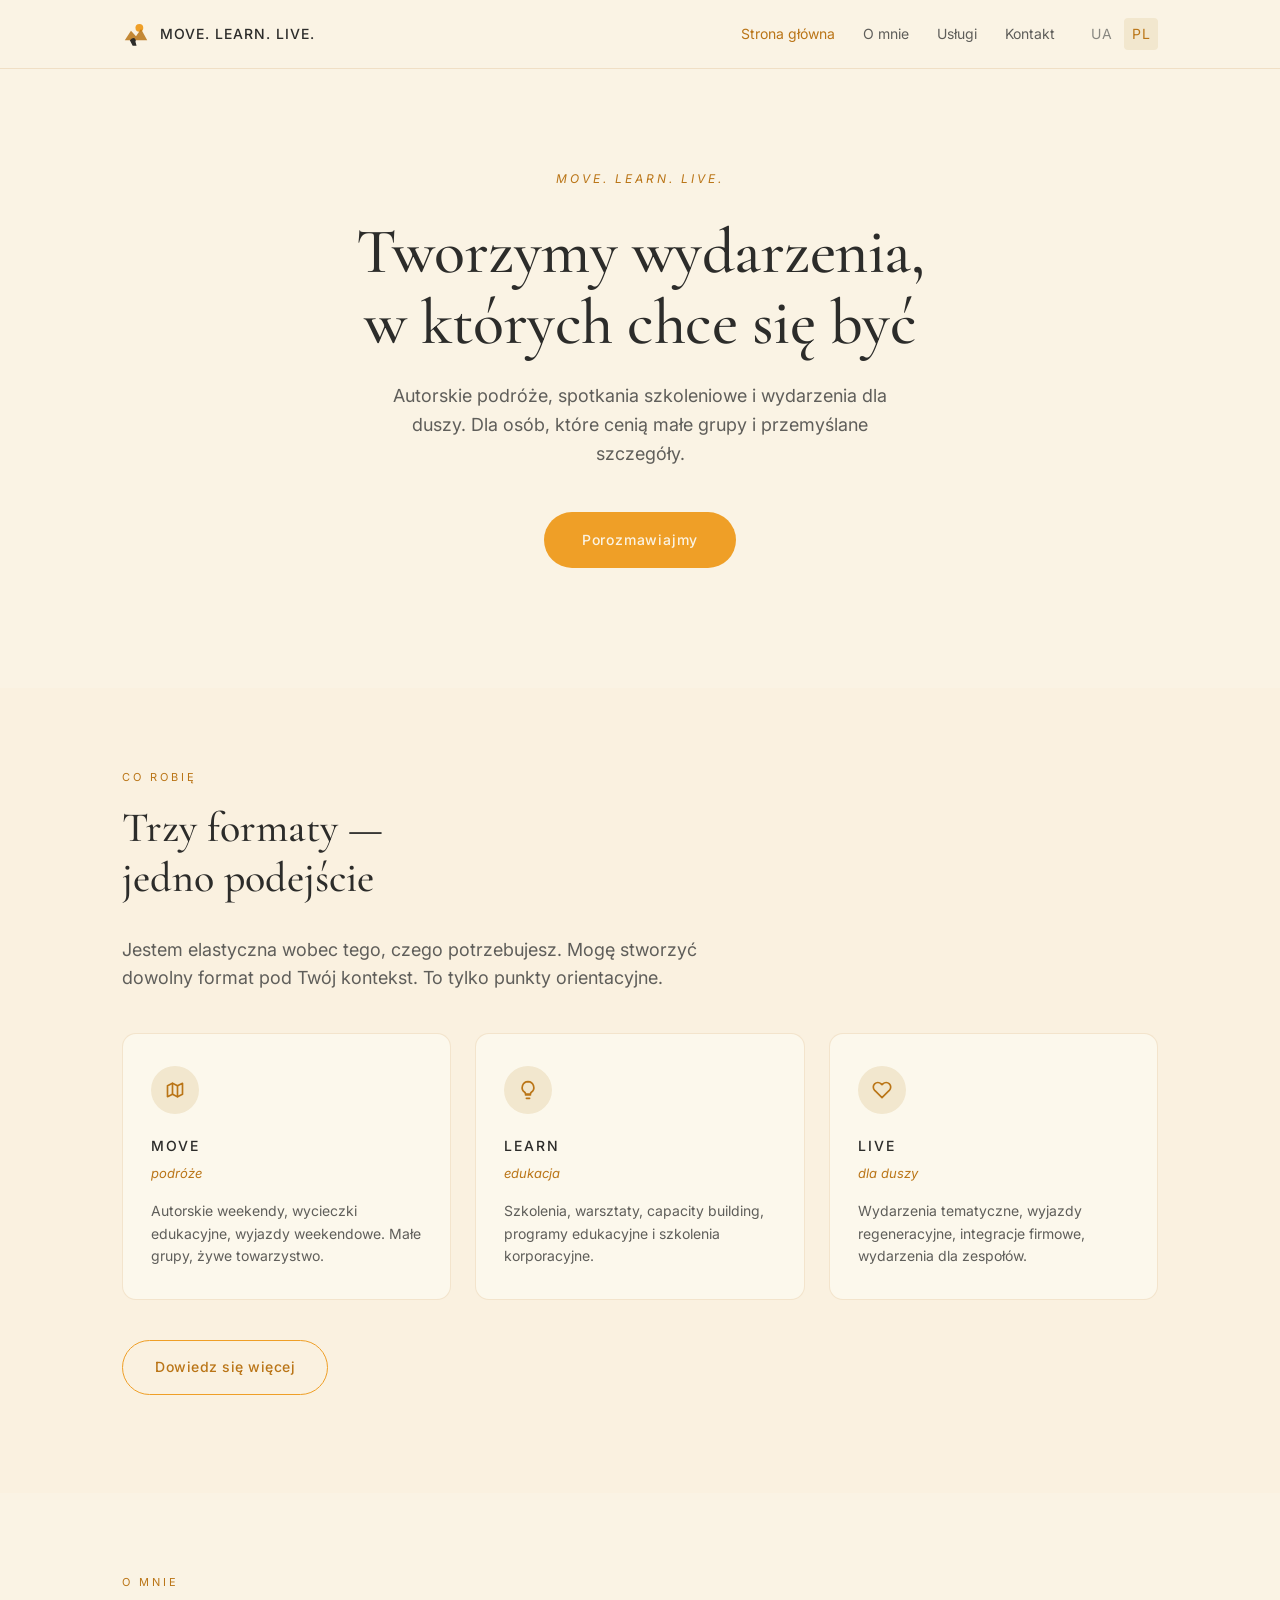
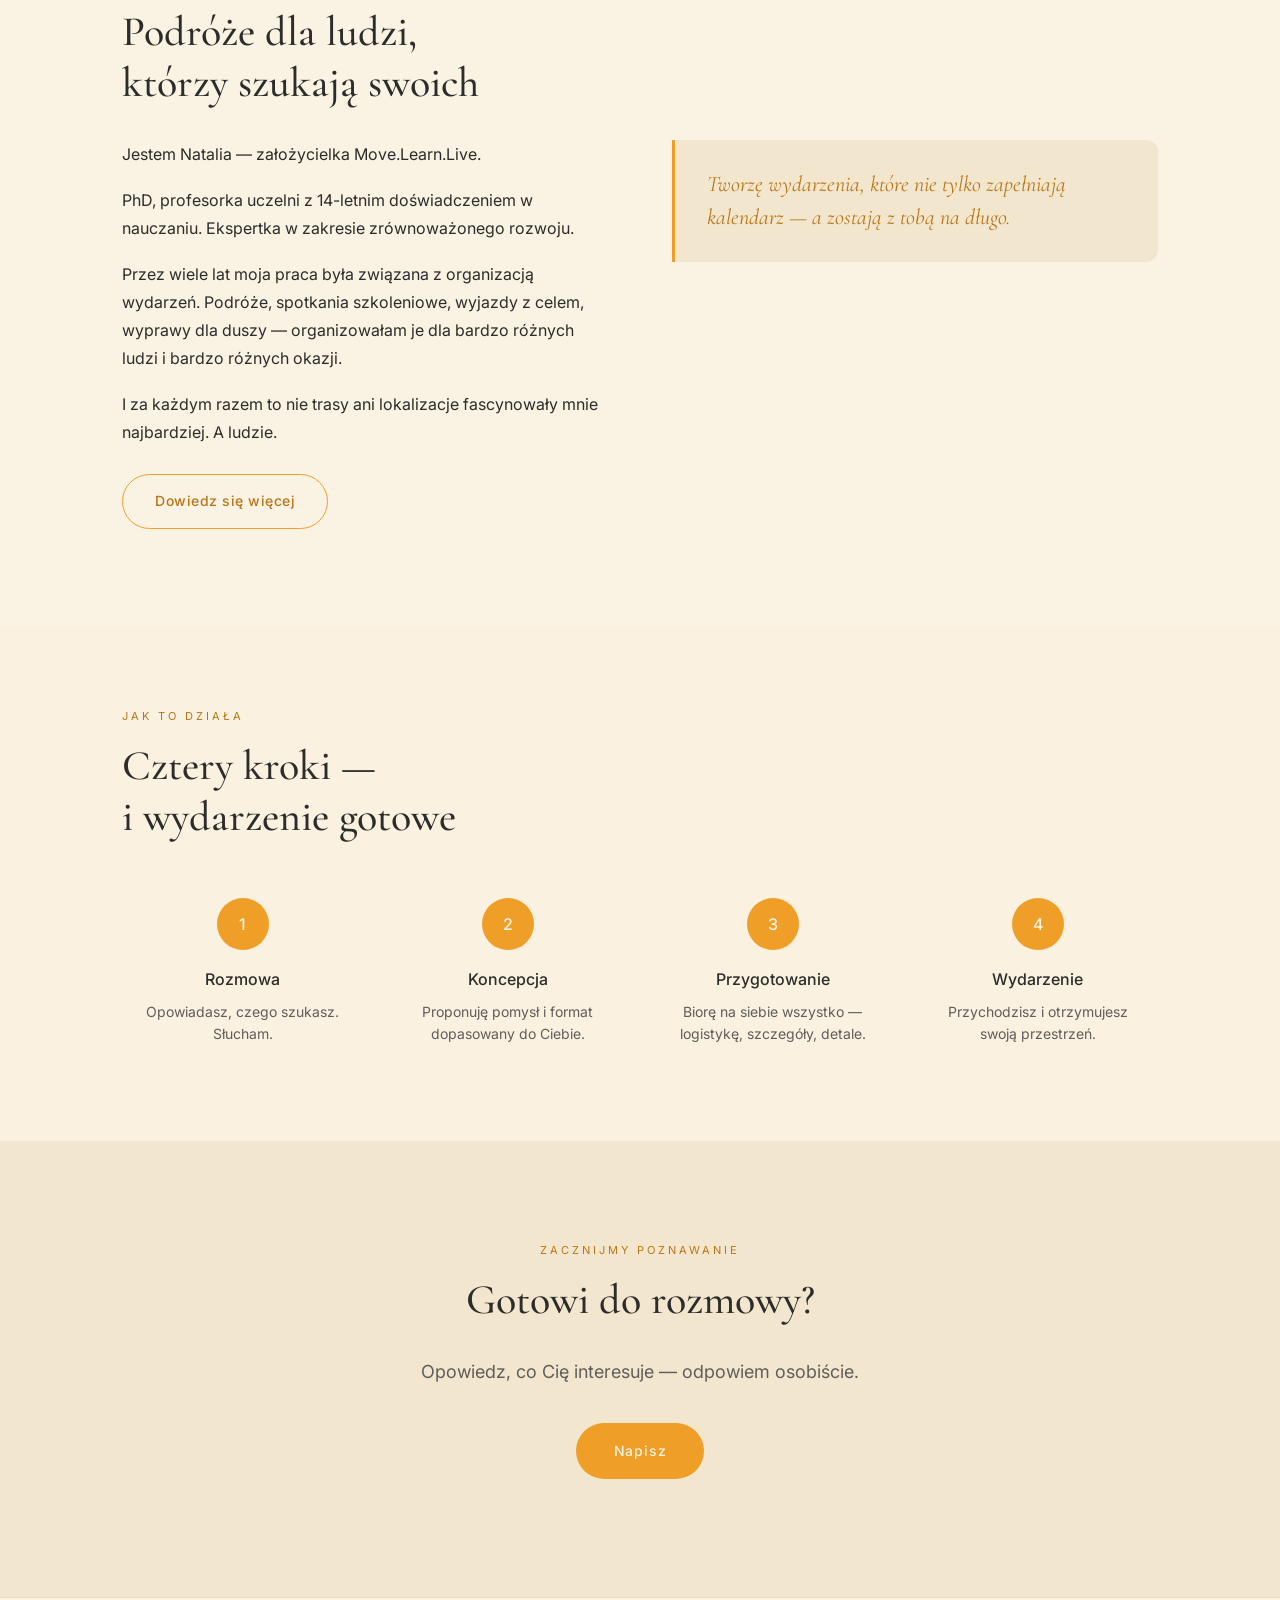
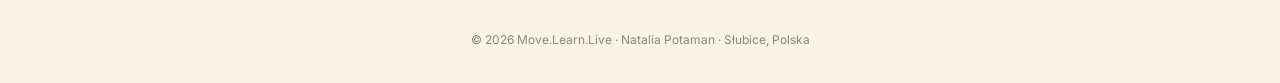
<file: pl-index.html>
<!DOCTYPE html>
<html lang="pl">
<head>
  <meta charset="UTF-8">
  <meta name="viewport" content="width=device-width, initial-scale=1.0">
  <title>Move.Learn.Live — Tworzymy wydarzenia, w których chce się być</title>
  <meta name="description" content="Autorskie podróże, spotkania szkoleniowe i wydarzenia dla duszy.">
  <link rel="preconnect" href="https://fonts.googleapis.com">
  <link rel="preconnect" href="https://fonts.gstatic.com" crossorigin>
  <link href="https://fonts.googleapis.com/css2?family=Cormorant+Garamond:ital,wght@0,400;0,500;1,400&family=Inter:wght@300;400;500&display=swap" rel="stylesheet">
  <style>
/* ===========================================
   Move.Learn.Live — Site Styles
   =========================================== */

:root {
  --cream-bg: #FAF3E4;
  --cream-soft: #F2E7CE;
  --cream-card: #FCF8EC;
  --orange: #EF9F27;
  --orange-dark: #BA7517;
  --dark-text: #2C2C2A;
  --gray-text: #5F5E5A;
  --gray-light: #888780;
  --border: rgba(186, 117, 23, 0.15);
  --border-strong: rgba(186, 117, 23, 0.3);
}

* {
  margin: 0;
  padding: 0;
  box-sizing: border-box;
}

html {
  scroll-behavior: smooth;
}

body {
  background: var(--cream-bg);
  color: var(--dark-text);
  font-family: 'Inter', -apple-system, BlinkMacSystemFont, 'Segoe UI', sans-serif;
  font-size: 16px;
  line-height: 1.7;
  -webkit-font-smoothing: antialiased;
}

/* ===== Navigation ===== */
.nav {
  position: sticky;
  top: 0;
  z-index: 100;
  background: rgba(250, 243, 228, 0.96);
  backdrop-filter: blur(8px);
  -webkit-backdrop-filter: blur(8px);
  border-bottom: 0.5px solid var(--border);
}

.nav-inner {
  max-width: 1100px;
  margin: 0 auto;
  padding: 18px 32px;
  display: flex;
  justify-content: space-between;
  align-items: center;
  gap: 24px;
}

.nav-brand {
  display: flex;
  align-items: center;
  gap: 10px;
  text-decoration: none;
  color: var(--dark-text);
  font-weight: 500;
  font-size: 14px;
  letter-spacing: 1px;
}

.nav-brand svg {
  width: 28px;
  height: 28px;
  flex-shrink: 0;
}

.nav-links {
  display: flex;
  gap: 28px;
  list-style: none;
  align-items: center;
}

.nav-links a {
  color: var(--gray-text);
  text-decoration: none;
  font-size: 14px;
  transition: color 0.2s;
}

.nav-links a:hover,
.nav-links a.active {
  color: var(--orange-dark);
}

.lang-switch {
  display: flex;
  gap: 4px;
  font-size: 12px;
  letter-spacing: 0.5px;
}

.lang-switch a {
  color: var(--gray-light);
  text-decoration: none;
  padding: 4px 8px;
  border-radius: 4px;
  transition: all 0.2s;
}

.lang-switch a.active {
  color: var(--orange-dark);
  background: var(--cream-soft);
}

.lang-switch a:hover {
  color: var(--orange-dark);
}

.nav-burger {
  display: none;
  background: none;
  border: none;
  cursor: pointer;
  padding: 4px;
  flex-direction: column;
  gap: 4px;
}

.nav-burger span {
  width: 22px;
  height: 1.5px;
  background: var(--dark-text);
  transition: 0.3s;
}

/* ===== Hero ===== */
.hero {
  padding: 100px 32px 120px;
  text-align: center;
  max-width: 900px;
  margin: 0 auto;
}

.hero-label {
  color: var(--orange-dark);
  font-size: 12px;
  letter-spacing: 3px;
  font-style: italic;
  margin-bottom: 28px;
}

h1 {
  font-family: 'Cormorant Garamond', Georgia, serif;
  font-size: 64px;
  font-weight: 500;
  line-height: 1.1;
  letter-spacing: -0.5px;
  margin-bottom: 24px;
  color: var(--dark-text);
}

.hero-sub {
  font-size: 18px;
  color: var(--gray-text);
  max-width: 540px;
  margin: 0 auto 44px;
  line-height: 1.6;
}

/* ===== Sections ===== */
.section {
  padding: 80px 32px;
  max-width: 1100px;
  margin: 0 auto;
}

.section-alt {
  background: rgba(250, 238, 218, 0.4);
  max-width: 100%;
}

.section-alt .section-inner {
  max-width: 1100px;
  margin: 0 auto;
  padding: 80px 32px;
}

.section-label {
  color: var(--orange-dark);
  font-size: 11px;
  letter-spacing: 3px;
  margin-bottom: 16px;
}

h2 {
  font-family: 'Cormorant Garamond', Georgia, serif;
  font-size: 42px;
  font-weight: 500;
  line-height: 1.2;
  margin-bottom: 32px;
  color: var(--dark-text);
}

h3 {
  font-family: 'Cormorant Garamond', Georgia, serif;
  font-size: 28px;
  font-weight: 500;
  line-height: 1.2;
  margin-bottom: 16px;
  color: var(--dark-text);
}

p {
  font-size: 16px;
  line-height: 1.75;
  color: var(--dark-text);
  margin-bottom: 18px;
}

.lead {
  font-size: 18px;
  color: var(--gray-text);
  max-width: 640px;
  line-height: 1.6;
}

/* ===== Buttons ===== */
.cta {
  display: inline-block;
  background: var(--orange);
  color: var(--cream-bg);
  padding: 16px 38px;
  border-radius: 32px;
  text-decoration: none;
  font-size: 14px;
  font-weight: 500;
  letter-spacing: 0.8px;
  transition: all 0.2s;
  border: none;
  cursor: pointer;
  font-family: inherit;
}

.cta:hover {
  background: var(--orange-dark);
  transform: translateY(-1px);
}

.cta:active {
  transform: translateY(0);
}

.cta-outline {
  display: inline-block;
  background: transparent;
  color: var(--orange-dark);
  padding: 14px 32px;
  border-radius: 32px;
  text-decoration: none;
  font-size: 14px;
  font-weight: 500;
  letter-spacing: 0.5px;
  border: 1px solid var(--orange);
  transition: all 0.2s;
}

.cta-outline:hover {
  background: var(--orange);
  color: var(--cream-bg);
}

/* ===== Cards ===== */
.cards {
  display: grid;
  grid-template-columns: repeat(3, 1fr);
  gap: 24px;
  margin-top: 40px;
}

.card {
  background: var(--cream-card);
  border: 0.5px solid var(--border);
  border-radius: 14px;
  padding: 32px 28px;
  transition: all 0.25s;
}

.card:hover {
  transform: translateY(-4px);
  border-color: var(--orange);
  box-shadow: 0 8px 24px rgba(186, 117, 23, 0.08);
}

.card-icon {
  width: 48px;
  height: 48px;
  background: var(--cream-soft);
  border-radius: 50%;
  display: flex;
  align-items: center;
  justify-content: center;
  margin-bottom: 20px;
}

.card-title {
  font-family: 'Inter', sans-serif;
  font-size: 14px;
  font-weight: 500;
  letter-spacing: 2px;
  margin-bottom: 4px;
  color: var(--dark-text);
}

.card-sub {
  font-size: 13px;
  color: var(--orange-dark);
  font-style: italic;
  margin-bottom: 16px;
}

.card-desc {
  font-size: 14px;
  color: var(--gray-text);
  line-height: 1.6;
  margin: 0;
}

/* ===== Process steps ===== */
.process {
  display: grid;
  grid-template-columns: repeat(4, 1fr);
  gap: 24px;
  margin-top: 40px;
}

.step {
  text-align: center;
  padding: 16px;
}

.step-num {
  width: 52px;
  height: 52px;
  background: var(--orange);
  color: var(--cream-bg);
  border-radius: 50%;
  display: flex;
  align-items: center;
  justify-content: center;
  margin: 0 auto 16px;
  font-weight: 500;
  font-size: 16px;
}

.step-title {
  font-size: 16px;
  font-weight: 500;
  margin-bottom: 8px;
  color: var(--dark-text);
}

.step-desc {
  font-size: 14px;
  color: var(--gray-text);
  line-height: 1.55;
  margin: 0;
}

/* ===== Two columns ===== */
.two-col {
  display: grid;
  grid-template-columns: 1fr 1fr;
  gap: 64px;
  align-items: start;
}

.quote-block {
  background: var(--cream-soft);
  border-left: 3px solid var(--orange);
  padding: 28px 32px;
  font-family: 'Cormorant Garamond', Georgia, serif;
  font-style: italic;
  font-size: 22px;
  color: var(--orange-dark);
  line-height: 1.5;
  border-radius: 0 12px 12px 0;
}

/* ===== Principles list ===== */
.principles {
  list-style: none;
  margin-top: 24px;
}

.principles li {
  padding: 14px 0;
  border-bottom: 0.5px solid var(--border);
  font-size: 16px;
  color: var(--dark-text);
  display: flex;
  align-items: baseline;
  gap: 14px;
}

.principles li::before {
  content: "—";
  color: var(--orange);
  font-weight: 500;
}

.principles li:last-child {
  border-bottom: none;
}

/* ===== Contact ===== */
.contact-section {
  background: var(--cream-soft);
  padding: 100px 32px;
  text-align: center;
}

.contact-form {
  max-width: 540px;
  margin: 40px auto 0;
  text-align: left;
}

.contact-form .field {
  margin-bottom: 20px;
}

.contact-form label {
  display: block;
  font-size: 13px;
  color: var(--gray-text);
  margin-bottom: 8px;
  letter-spacing: 0.3px;
}

.contact-form input,
.contact-form textarea {
  width: 100%;
  padding: 14px 18px;
  background: var(--cream-bg);
  border: 1px solid var(--border-strong);
  border-radius: 10px;
  font-size: 15px;
  font-family: inherit;
  color: var(--dark-text);
  transition: border 0.2s;
}

.contact-form input:focus,
.contact-form textarea:focus {
  outline: none;
  border-color: var(--orange);
}

.contact-form textarea {
  min-height: 120px;
  resize: vertical;
}

.contact-info {
  display: flex;
  justify-content: center;
  gap: 40px;
  margin-top: 40px;
  flex-wrap: wrap;
  font-size: 15px;
  color: var(--dark-text);
}

.contact-info a {
  color: var(--dark-text);
  text-decoration: none;
  border-bottom: 1px solid transparent;
  transition: border 0.2s;
}

.contact-info a:hover {
  border-bottom-color: var(--orange);
}

/* ===== Footer ===== */
footer {
  padding: 32px;
  text-align: center;
  font-size: 12px;
  color: var(--gray-light);
  border-top: 0.5px solid var(--border);
}

/* ===== Page-specific ===== */
.page-header {
  padding: 80px 32px 40px;
  text-align: center;
  max-width: 900px;
  margin: 0 auto;
}

.page-header .section-label {
  margin-bottom: 12px;
}

.about-content {
  max-width: 720px;
  margin: 0 auto;
}

.about-content p {
  font-size: 17px;
  line-height: 1.8;
  margin-bottom: 22px;
}

.services-detailed {
  max-width: 900px;
  margin: 0 auto;
}

.service-block {
  margin-bottom: 48px;
  padding-bottom: 48px;
  border-bottom: 0.5px solid var(--border);
}

.service-block:last-child {
  border-bottom: none;
  margin-bottom: 0;
}

.service-block h3 {
  display: flex;
  align-items: center;
  gap: 16px;
}

.service-tag {
  font-family: 'Inter', sans-serif;
  font-size: 11px;
  letter-spacing: 2px;
  color: var(--orange-dark);
  background: var(--cream-soft);
  padding: 4px 10px;
  border-radius: 4px;
  font-style: normal;
  font-weight: 500;
}

.full-cycle-box {
  background: var(--cream-soft);
  border-radius: 14px;
  padding: 40px;
  text-align: center;
  margin-top: 56px;
}

/* ===== Responsive ===== */
@media (max-width: 768px) {
  .nav-inner {
    padding: 16px 20px;
  }
  
  .nav-links {
    display: none;
  }
  
  .nav-burger {
    display: flex;
  }
  
  .nav-links.open {
    display: flex;
    flex-direction: column;
    position: absolute;
    top: 100%;
    left: 0;
    right: 0;
    background: var(--cream-bg);
    padding: 24px;
    gap: 18px;
    border-bottom: 0.5px solid var(--border);
  }
  
  h1 { font-size: 42px; }
  h2 { font-size: 32px; }
  h3 { font-size: 24px; }
  
  .hero { padding: 60px 20px 80px; }
  .section, .section-alt .section-inner { padding: 60px 20px; }
  .contact-section { padding: 60px 20px; }
  
  .cards, .process, .two-col {
    grid-template-columns: 1fr;
    gap: 20px;
  }
  
  .contact-info {
    flex-direction: column;
    gap: 12px;
  }
}

</style>
</head>
<body>

<nav class="nav">
  <div class="nav-inner">
    <a href="pl-index.html" class="nav-brand">
      <svg viewBox="0 0 100 100" xmlns="http://www.w3.org/2000/svg">
        <circle cx="62" cy="28" r="14" fill="#EF9F27"/>
        <path d="M 10 72 L 32 38 L 50 58 L 68 32 L 90 72 Z" fill="#BA7517" opacity="0.85"/>
        <path d="M 28 72 Q 40 60 46 66 Q 52 72 48 78 L 52 92 L 38 92 Z" fill="#2C2C2A"/>
      </svg>
      MOVE. LEARN. LIVE.
    </a>
    <button class="nav-burger" aria-label="Menu"><span></span><span></span><span></span></button>
    <ul class="nav-links">
      <li><a href="pl-index.html">Strona główna</a></li>
      <li><a href="pl-about.html">O mnie</a></li>
      <li><a href="pl-services.html">Usługi</a></li>
      <li><a href="pl-contact.html">Kontakt</a></li>
      <li class="lang-switch">
        <a href="ua-index.html">UA</a>
        <a href="pl-index.html" class="active">PL</a>
      </li>
    </ul>
  </div>
</nav>

<section class="hero">
  <div class="hero-label">MOVE. LEARN. LIVE.</div>
  <h1>Tworzymy wydarzenia,<br>w których chce się być</h1>
  <p class="hero-sub">Autorskie podróże, spotkania szkoleniowe i wydarzenia dla duszy. Dla osób, które cenią małe grupy i przemyślane szczegóły.</p>
  <a class="cta" href="pl-contact.html">Porozmawiajmy</a>
</section>

<section class="section-alt">
  <div class="section-inner">
    <div class="section-label">CO ROBIĘ</div>
    <h2>Trzy formaty —<br>jedno podejście</h2>
    <p class="lead">Jestem elastyczna wobec tego, czego potrzebujesz. Mogę stworzyć dowolny format pod Twój kontekst. To tylko punkty orientacyjne.</p>
    <div class="cards">
      <div class="card">
        <div class="card-icon">
          <svg width="20" height="20" viewBox="0 0 24 24" fill="none" stroke="#BA7517" stroke-width="2" stroke-linecap="round" stroke-linejoin="round"><path d="M3 7l6-3 6 3 6-3v13l-6 3-6-3-6 3V7z"/><path d="M9 4v13M15 7v13"/></svg>
        </div>
        <div class="card-title">MOVE</div>
        <div class="card-sub">podróże</div>
        <p class="card-desc">Autorskie weekendy, wycieczki edukacyjne, wyjazdy weekendowe. Małe grupy, żywe towarzystwo.</p>
      </div>
      <div class="card">
        <div class="card-icon">
          <svg width="20" height="20" viewBox="0 0 24 24" fill="none" stroke="#BA7517" stroke-width="2" stroke-linecap="round" stroke-linejoin="round"><path d="M9 18h6M10 22h4M12 2a7 7 0 0 0-4 12.7c.6.5 1 1.3 1 2v.3h6v-.3c0-.7.4-1.5 1-2A7 7 0 0 0 12 2z"/></svg>
        </div>
        <div class="card-title">LEARN</div>
        <div class="card-sub">edukacja</div>
        <p class="card-desc">Szkolenia, warsztaty, capacity building, programy edukacyjne i szkolenia korporacyjne.</p>
      </div>
      <div class="card">
        <div class="card-icon">
          <svg width="20" height="20" viewBox="0 0 24 24" fill="none" stroke="#BA7517" stroke-width="2" stroke-linecap="round" stroke-linejoin="round"><path d="M20.84 4.61a5.5 5.5 0 0 0-7.78 0L12 5.67l-1.06-1.06a5.5 5.5 0 0 0-7.78 7.78l1.06 1.06L12 21.23l7.78-7.78 1.06-1.06a5.5 5.5 0 0 0 0-7.78z"/></svg>
        </div>
        <div class="card-title">LIVE</div>
        <div class="card-sub">dla duszy</div>
        <p class="card-desc">Wydarzenia tematyczne, wyjazdy regeneracyjne, integracje firmowe, wydarzenia dla zespołów.</p>
      </div>
    </div>
    <p style="margin-top: 40px;"><a href="pl-services.html" class="cta-outline">Dowiedz się więcej</a></p>
  </div>
</section>

<section class="section">
  <div class="section-label">O MNIE</div>
  <h2>Podróże dla ludzi,<br>którzy szukają swoich</h2>
  <div class="two-col">
    <div>
      <p>Jestem Natalia — założycielka Move.Learn.Live.</p>
      <p>PhD, profesorka uczelni z 14-letnim doświadczeniem w nauczaniu. Ekspertka w zakresie zrównoważonego rozwoju.</p>
      <p>Przez wiele lat moja praca była związana z organizacją wydarzeń. Podróże, spotkania szkoleniowe, wyjazdy z celem, wyprawy dla duszy — organizowałam je dla bardzo różnych ludzi i bardzo różnych okazji.</p>
      <p>I za każdym razem to nie trasy ani lokalizacje fascynowały mnie najbardziej. A ludzie.</p>
      <p style="margin-top: 28px;"><a href="pl-about.html" class="cta-outline">Dowiedz się więcej</a></p>
    </div>
    <div class="quote-block">
      Tworzę wydarzenia, które nie tylko zapełniają kalendarz — a zostają z tobą na długo.
    </div>
  </div>
</section>

<section class="section-alt">
  <div class="section-inner">
    <div class="section-label">JAK TO DZIAŁA</div>
    <h2>Cztery kroki —<br>i wydarzenie gotowe</h2>
    <div class="process">
      <div class="step">
        <div class="step-num">1</div>
        <div class="step-title">Rozmowa</div>
        <p class="step-desc">Opowiadasz, czego szukasz. Słucham.</p>
      </div>
      <div class="step">
        <div class="step-num">2</div>
        <div class="step-title">Koncepcja</div>
        <p class="step-desc">Proponuję pomysł i format dopasowany do Ciebie.</p>
      </div>
      <div class="step">
        <div class="step-num">3</div>
        <div class="step-title">Przygotowanie</div>
        <p class="step-desc">Biorę na siebie wszystko — logistykę, szczegóły, detale.</p>
      </div>
      <div class="step">
        <div class="step-num">4</div>
        <div class="step-title">Wydarzenie</div>
        <p class="step-desc">Przychodzisz i otrzymujesz swoją przestrzeń.</p>
      </div>
    </div>
  </div>
</section>

<section class="contact-section">
  <div class="section-label">ZACZNIJMY POZNAWANIE</div>
  <h2>Gotowi do rozmowy?</h2>
  <p class="lead" style="margin: 0 auto;">Opowiedz, co Cię interesuje — odpowiem osobiście.</p>
  <p style="margin-top: 36px;"><a class="cta" href="pl-contact.html">Napisz</a></p>
</section>

<footer>
  © 2026 Move.Learn.Live · Natalia Potaman · Słubice, Polska
</footer>

<script>
// Move.Learn.Live — minimal site JS

document.addEventListener('DOMContentLoaded', function() {
  // Mobile menu toggle
  const burger = document.querySelector('.nav-burger');
  const links = document.querySelector('.nav-links');
  if (burger && links) {
    burger.addEventListener('click', function() {
      links.classList.toggle('open');
    });
  }
  
  // Mark current page in nav
  const currentPath = window.location.pathname;
  document.querySelectorAll('.nav-links a').forEach(function(link) {
    const href = link.getAttribute('href');
    if (href && currentPath.endsWith(href)) {
      link.classList.add('active');
    }
  });
});

</script>
</body>
</html>
</file>
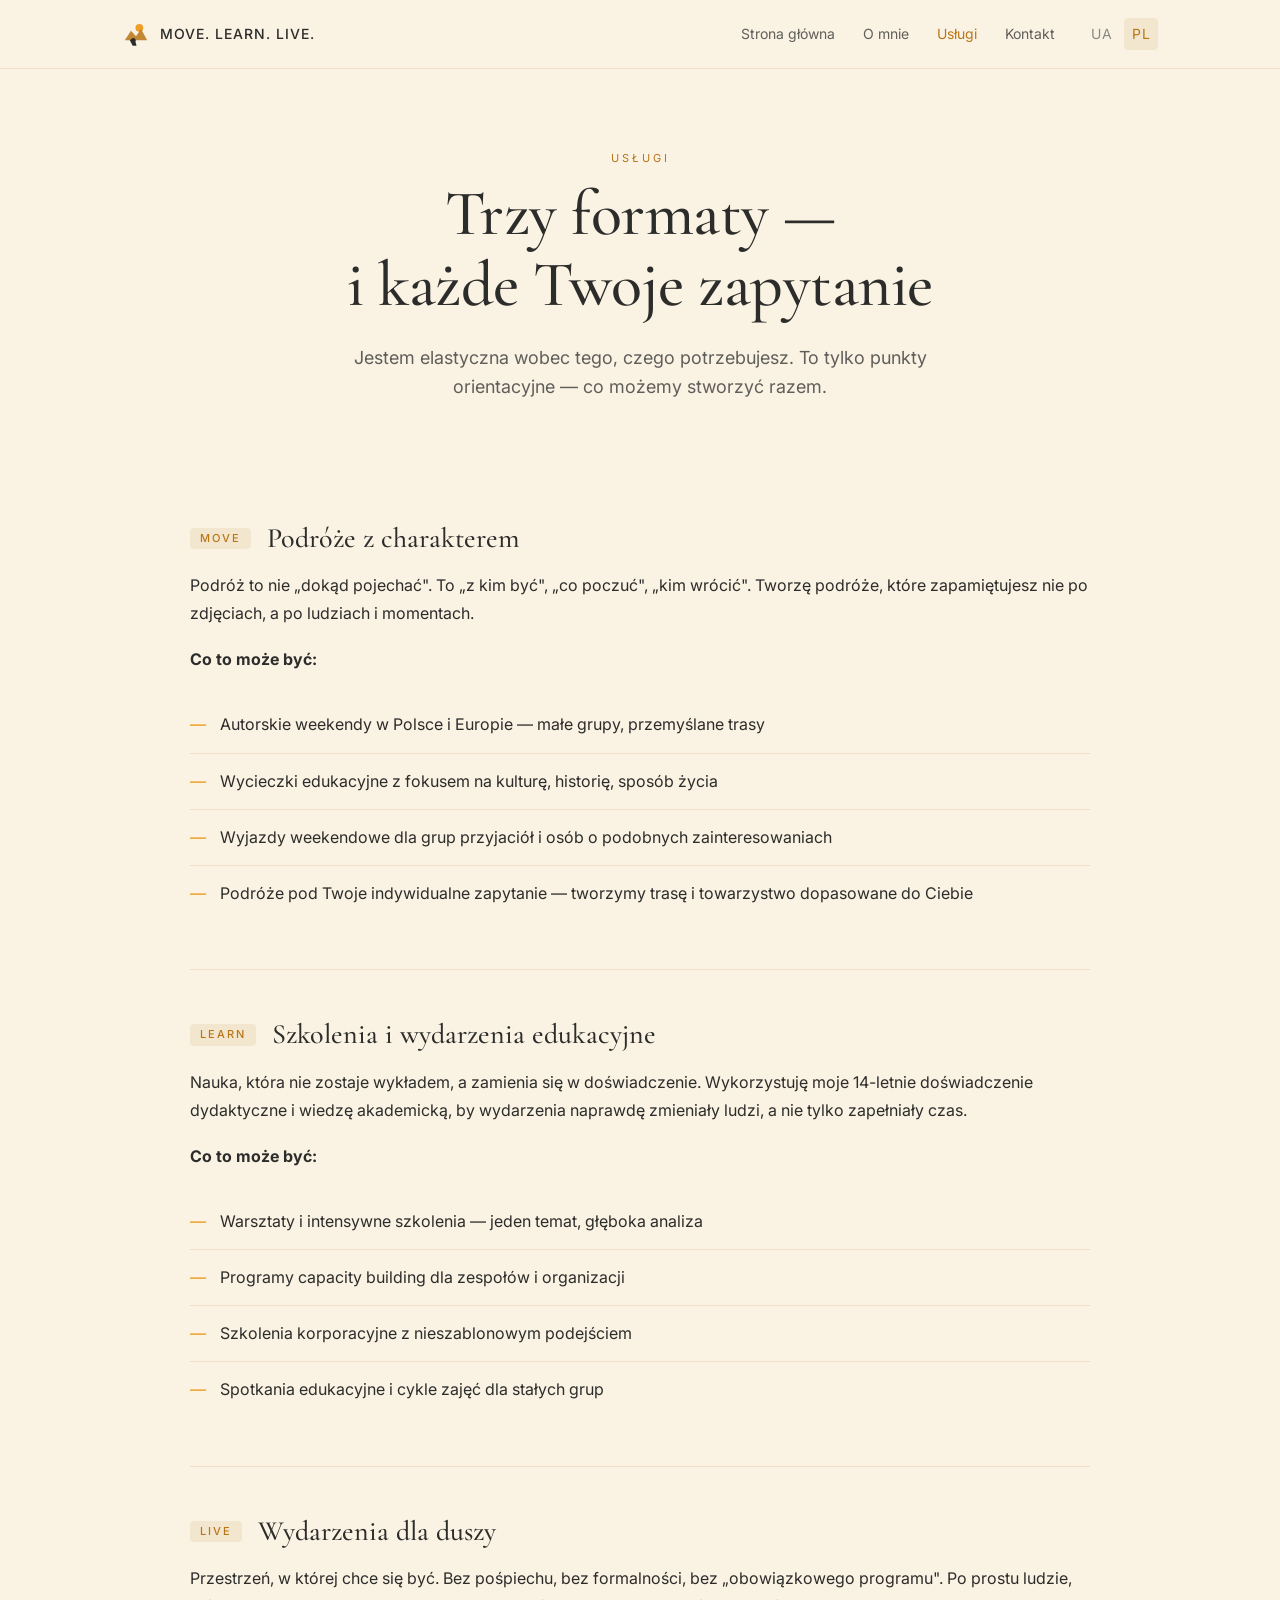
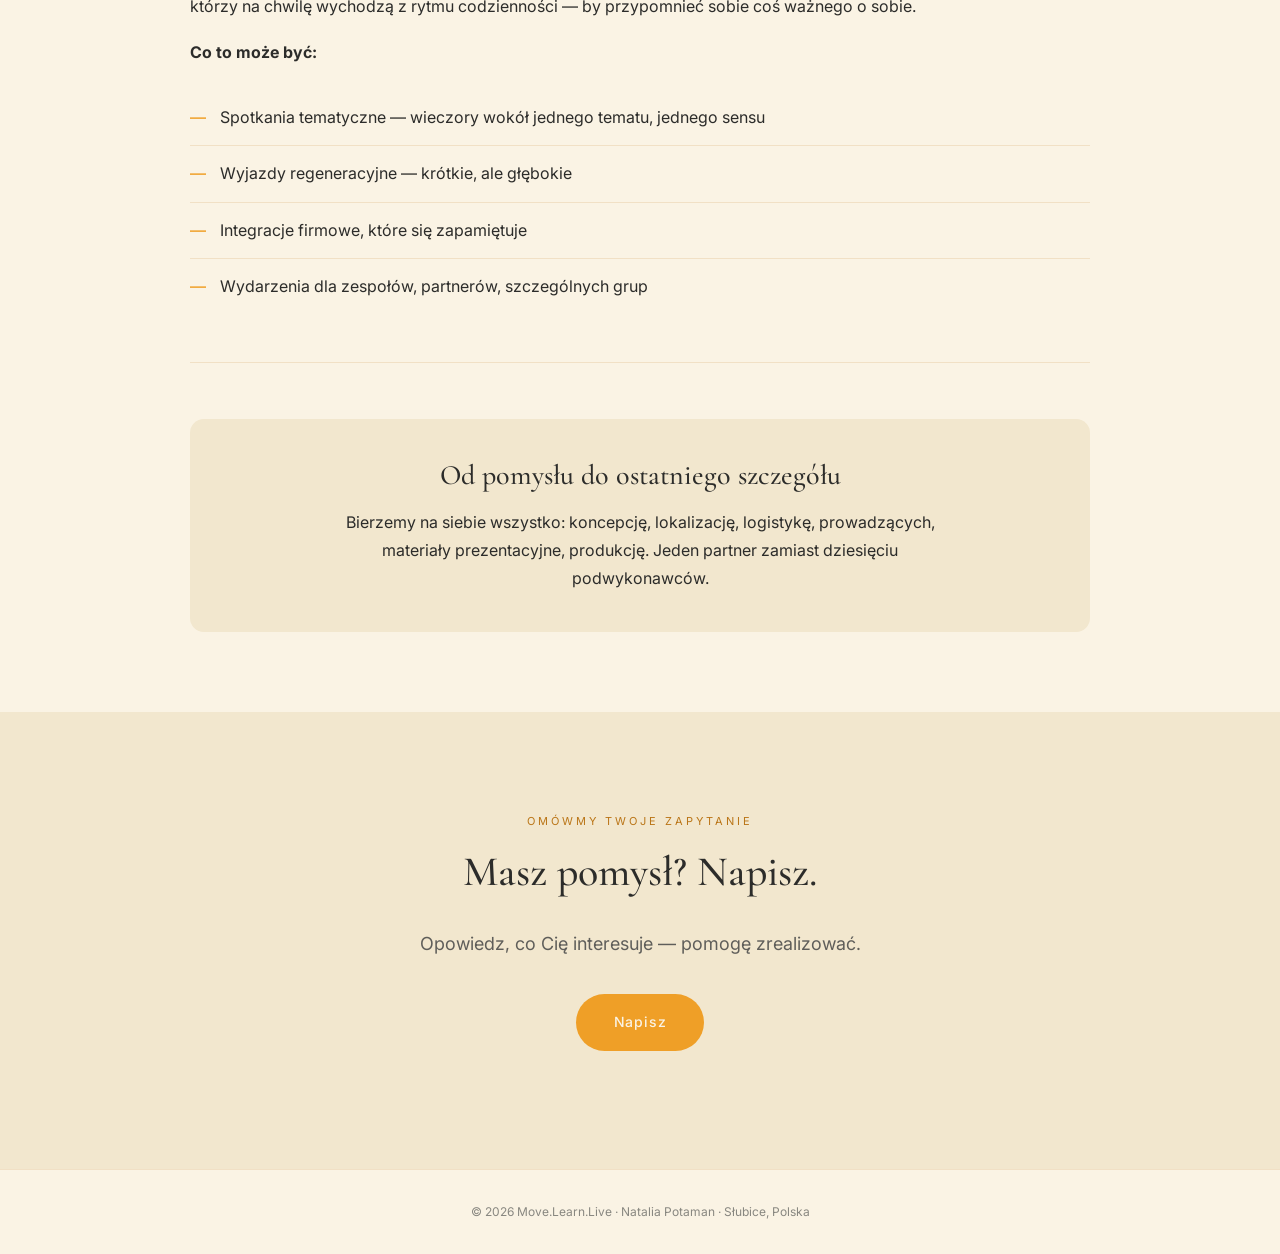
<file: pl-services.html>
<!DOCTYPE html>
<html lang="pl">
<head>
  <meta charset="UTF-8">
  <meta name="viewport" content="width=device-width, initial-scale=1.0">
  <title>Usługi — Move.Learn.Live</title>
  <meta name="description" content="Podróże, szkolenia, wydarzenia dla duszy. Trzy formaty — jedno podejście.">
  <link rel="preconnect" href="https://fonts.googleapis.com">
  <link rel="preconnect" href="https://fonts.gstatic.com" crossorigin>
  <link href="https://fonts.googleapis.com/css2?family=Cormorant+Garamond:ital,wght@0,400;0,500;1,400&family=Inter:wght@300;400;500&display=swap" rel="stylesheet">
  <style>
/* ===========================================
   Move.Learn.Live — Site Styles
   =========================================== */

:root {
  --cream-bg: #FAF3E4;
  --cream-soft: #F2E7CE;
  --cream-card: #FCF8EC;
  --orange: #EF9F27;
  --orange-dark: #BA7517;
  --dark-text: #2C2C2A;
  --gray-text: #5F5E5A;
  --gray-light: #888780;
  --border: rgba(186, 117, 23, 0.15);
  --border-strong: rgba(186, 117, 23, 0.3);
}

* {
  margin: 0;
  padding: 0;
  box-sizing: border-box;
}

html {
  scroll-behavior: smooth;
}

body {
  background: var(--cream-bg);
  color: var(--dark-text);
  font-family: 'Inter', -apple-system, BlinkMacSystemFont, 'Segoe UI', sans-serif;
  font-size: 16px;
  line-height: 1.7;
  -webkit-font-smoothing: antialiased;
}

/* ===== Navigation ===== */
.nav {
  position: sticky;
  top: 0;
  z-index: 100;
  background: rgba(250, 243, 228, 0.96);
  backdrop-filter: blur(8px);
  -webkit-backdrop-filter: blur(8px);
  border-bottom: 0.5px solid var(--border);
}

.nav-inner {
  max-width: 1100px;
  margin: 0 auto;
  padding: 18px 32px;
  display: flex;
  justify-content: space-between;
  align-items: center;
  gap: 24px;
}

.nav-brand {
  display: flex;
  align-items: center;
  gap: 10px;
  text-decoration: none;
  color: var(--dark-text);
  font-weight: 500;
  font-size: 14px;
  letter-spacing: 1px;
}

.nav-brand svg {
  width: 28px;
  height: 28px;
  flex-shrink: 0;
}

.nav-links {
  display: flex;
  gap: 28px;
  list-style: none;
  align-items: center;
}

.nav-links a {
  color: var(--gray-text);
  text-decoration: none;
  font-size: 14px;
  transition: color 0.2s;
}

.nav-links a:hover,
.nav-links a.active {
  color: var(--orange-dark);
}

.lang-switch {
  display: flex;
  gap: 4px;
  font-size: 12px;
  letter-spacing: 0.5px;
}

.lang-switch a {
  color: var(--gray-light);
  text-decoration: none;
  padding: 4px 8px;
  border-radius: 4px;
  transition: all 0.2s;
}

.lang-switch a.active {
  color: var(--orange-dark);
  background: var(--cream-soft);
}

.lang-switch a:hover {
  color: var(--orange-dark);
}

.nav-burger {
  display: none;
  background: none;
  border: none;
  cursor: pointer;
  padding: 4px;
  flex-direction: column;
  gap: 4px;
}

.nav-burger span {
  width: 22px;
  height: 1.5px;
  background: var(--dark-text);
  transition: 0.3s;
}

/* ===== Hero ===== */
.hero {
  padding: 100px 32px 120px;
  text-align: center;
  max-width: 900px;
  margin: 0 auto;
}

.hero-label {
  color: var(--orange-dark);
  font-size: 12px;
  letter-spacing: 3px;
  font-style: italic;
  margin-bottom: 28px;
}

h1 {
  font-family: 'Cormorant Garamond', Georgia, serif;
  font-size: 64px;
  font-weight: 500;
  line-height: 1.1;
  letter-spacing: -0.5px;
  margin-bottom: 24px;
  color: var(--dark-text);
}

.hero-sub {
  font-size: 18px;
  color: var(--gray-text);
  max-width: 540px;
  margin: 0 auto 44px;
  line-height: 1.6;
}

/* ===== Sections ===== */
.section {
  padding: 80px 32px;
  max-width: 1100px;
  margin: 0 auto;
}

.section-alt {
  background: rgba(250, 238, 218, 0.4);
  max-width: 100%;
}

.section-alt .section-inner {
  max-width: 1100px;
  margin: 0 auto;
  padding: 80px 32px;
}

.section-label {
  color: var(--orange-dark);
  font-size: 11px;
  letter-spacing: 3px;
  margin-bottom: 16px;
}

h2 {
  font-family: 'Cormorant Garamond', Georgia, serif;
  font-size: 42px;
  font-weight: 500;
  line-height: 1.2;
  margin-bottom: 32px;
  color: var(--dark-text);
}

h3 {
  font-family: 'Cormorant Garamond', Georgia, serif;
  font-size: 28px;
  font-weight: 500;
  line-height: 1.2;
  margin-bottom: 16px;
  color: var(--dark-text);
}

p {
  font-size: 16px;
  line-height: 1.75;
  color: var(--dark-text);
  margin-bottom: 18px;
}

.lead {
  font-size: 18px;
  color: var(--gray-text);
  max-width: 640px;
  line-height: 1.6;
}

/* ===== Buttons ===== */
.cta {
  display: inline-block;
  background: var(--orange);
  color: var(--cream-bg);
  padding: 16px 38px;
  border-radius: 32px;
  text-decoration: none;
  font-size: 14px;
  font-weight: 500;
  letter-spacing: 0.8px;
  transition: all 0.2s;
  border: none;
  cursor: pointer;
  font-family: inherit;
}

.cta:hover {
  background: var(--orange-dark);
  transform: translateY(-1px);
}

.cta:active {
  transform: translateY(0);
}

.cta-outline {
  display: inline-block;
  background: transparent;
  color: var(--orange-dark);
  padding: 14px 32px;
  border-radius: 32px;
  text-decoration: none;
  font-size: 14px;
  font-weight: 500;
  letter-spacing: 0.5px;
  border: 1px solid var(--orange);
  transition: all 0.2s;
}

.cta-outline:hover {
  background: var(--orange);
  color: var(--cream-bg);
}

/* ===== Cards ===== */
.cards {
  display: grid;
  grid-template-columns: repeat(3, 1fr);
  gap: 24px;
  margin-top: 40px;
}

.card {
  background: var(--cream-card);
  border: 0.5px solid var(--border);
  border-radius: 14px;
  padding: 32px 28px;
  transition: all 0.25s;
}

.card:hover {
  transform: translateY(-4px);
  border-color: var(--orange);
  box-shadow: 0 8px 24px rgba(186, 117, 23, 0.08);
}

.card-icon {
  width: 48px;
  height: 48px;
  background: var(--cream-soft);
  border-radius: 50%;
  display: flex;
  align-items: center;
  justify-content: center;
  margin-bottom: 20px;
}

.card-title {
  font-family: 'Inter', sans-serif;
  font-size: 14px;
  font-weight: 500;
  letter-spacing: 2px;
  margin-bottom: 4px;
  color: var(--dark-text);
}

.card-sub {
  font-size: 13px;
  color: var(--orange-dark);
  font-style: italic;
  margin-bottom: 16px;
}

.card-desc {
  font-size: 14px;
  color: var(--gray-text);
  line-height: 1.6;
  margin: 0;
}

/* ===== Process steps ===== */
.process {
  display: grid;
  grid-template-columns: repeat(4, 1fr);
  gap: 24px;
  margin-top: 40px;
}

.step {
  text-align: center;
  padding: 16px;
}

.step-num {
  width: 52px;
  height: 52px;
  background: var(--orange);
  color: var(--cream-bg);
  border-radius: 50%;
  display: flex;
  align-items: center;
  justify-content: center;
  margin: 0 auto 16px;
  font-weight: 500;
  font-size: 16px;
}

.step-title {
  font-size: 16px;
  font-weight: 500;
  margin-bottom: 8px;
  color: var(--dark-text);
}

.step-desc {
  font-size: 14px;
  color: var(--gray-text);
  line-height: 1.55;
  margin: 0;
}

/* ===== Two columns ===== */
.two-col {
  display: grid;
  grid-template-columns: 1fr 1fr;
  gap: 64px;
  align-items: start;
}

.quote-block {
  background: var(--cream-soft);
  border-left: 3px solid var(--orange);
  padding: 28px 32px;
  font-family: 'Cormorant Garamond', Georgia, serif;
  font-style: italic;
  font-size: 22px;
  color: var(--orange-dark);
  line-height: 1.5;
  border-radius: 0 12px 12px 0;
}

/* ===== Principles list ===== */
.principles {
  list-style: none;
  margin-top: 24px;
}

.principles li {
  padding: 14px 0;
  border-bottom: 0.5px solid var(--border);
  font-size: 16px;
  color: var(--dark-text);
  display: flex;
  align-items: baseline;
  gap: 14px;
}

.principles li::before {
  content: "—";
  color: var(--orange);
  font-weight: 500;
}

.principles li:last-child {
  border-bottom: none;
}

/* ===== Contact ===== */
.contact-section {
  background: var(--cream-soft);
  padding: 100px 32px;
  text-align: center;
}

.contact-form {
  max-width: 540px;
  margin: 40px auto 0;
  text-align: left;
}

.contact-form .field {
  margin-bottom: 20px;
}

.contact-form label {
  display: block;
  font-size: 13px;
  color: var(--gray-text);
  margin-bottom: 8px;
  letter-spacing: 0.3px;
}

.contact-form input,
.contact-form textarea {
  width: 100%;
  padding: 14px 18px;
  background: var(--cream-bg);
  border: 1px solid var(--border-strong);
  border-radius: 10px;
  font-size: 15px;
  font-family: inherit;
  color: var(--dark-text);
  transition: border 0.2s;
}

.contact-form input:focus,
.contact-form textarea:focus {
  outline: none;
  border-color: var(--orange);
}

.contact-form textarea {
  min-height: 120px;
  resize: vertical;
}

.contact-info {
  display: flex;
  justify-content: center;
  gap: 40px;
  margin-top: 40px;
  flex-wrap: wrap;
  font-size: 15px;
  color: var(--dark-text);
}

.contact-info a {
  color: var(--dark-text);
  text-decoration: none;
  border-bottom: 1px solid transparent;
  transition: border 0.2s;
}

.contact-info a:hover {
  border-bottom-color: var(--orange);
}

/* ===== Footer ===== */
footer {
  padding: 32px;
  text-align: center;
  font-size: 12px;
  color: var(--gray-light);
  border-top: 0.5px solid var(--border);
}

/* ===== Page-specific ===== */
.page-header {
  padding: 80px 32px 40px;
  text-align: center;
  max-width: 900px;
  margin: 0 auto;
}

.page-header .section-label {
  margin-bottom: 12px;
}

.about-content {
  max-width: 720px;
  margin: 0 auto;
}

.about-content p {
  font-size: 17px;
  line-height: 1.8;
  margin-bottom: 22px;
}

.services-detailed {
  max-width: 900px;
  margin: 0 auto;
}

.service-block {
  margin-bottom: 48px;
  padding-bottom: 48px;
  border-bottom: 0.5px solid var(--border);
}

.service-block:last-child {
  border-bottom: none;
  margin-bottom: 0;
}

.service-block h3 {
  display: flex;
  align-items: center;
  gap: 16px;
}

.service-tag {
  font-family: 'Inter', sans-serif;
  font-size: 11px;
  letter-spacing: 2px;
  color: var(--orange-dark);
  background: var(--cream-soft);
  padding: 4px 10px;
  border-radius: 4px;
  font-style: normal;
  font-weight: 500;
}

.full-cycle-box {
  background: var(--cream-soft);
  border-radius: 14px;
  padding: 40px;
  text-align: center;
  margin-top: 56px;
}

/* ===== Responsive ===== */
@media (max-width: 768px) {
  .nav-inner {
    padding: 16px 20px;
  }
  
  .nav-links {
    display: none;
  }
  
  .nav-burger {
    display: flex;
  }
  
  .nav-links.open {
    display: flex;
    flex-direction: column;
    position: absolute;
    top: 100%;
    left: 0;
    right: 0;
    background: var(--cream-bg);
    padding: 24px;
    gap: 18px;
    border-bottom: 0.5px solid var(--border);
  }
  
  h1 { font-size: 42px; }
  h2 { font-size: 32px; }
  h3 { font-size: 24px; }
  
  .hero { padding: 60px 20px 80px; }
  .section, .section-alt .section-inner { padding: 60px 20px; }
  .contact-section { padding: 60px 20px; }
  
  .cards, .process, .two-col {
    grid-template-columns: 1fr;
    gap: 20px;
  }
  
  .contact-info {
    flex-direction: column;
    gap: 12px;
  }
}

</style>
</head>
<body>

<nav class="nav">
  <div class="nav-inner">
    <a href="pl-index.html" class="nav-brand">
      <svg viewBox="0 0 100 100" xmlns="http://www.w3.org/2000/svg">
        <circle cx="62" cy="28" r="14" fill="#EF9F27"/>
        <path d="M 10 72 L 32 38 L 50 58 L 68 32 L 90 72 Z" fill="#BA7517" opacity="0.85"/>
        <path d="M 28 72 Q 40 60 46 66 Q 52 72 48 78 L 52 92 L 38 92 Z" fill="#2C2C2A"/>
      </svg>
      MOVE. LEARN. LIVE.
    </a>
    <button class="nav-burger" aria-label="Menu"><span></span><span></span><span></span></button>
    <ul class="nav-links">
      <li><a href="pl-index.html">Strona główna</a></li>
      <li><a href="pl-about.html">O mnie</a></li>
      <li><a href="pl-services.html" class="active">Usługi</a></li>
      <li><a href="pl-contact.html">Kontakt</a></li>
      <li class="lang-switch">
        <a href="ua-services.html">UA</a>
        <a href="pl-services.html" class="active">PL</a>
      </li>
    </ul>
  </div>
</nav>

<section class="page-header">
  <div class="section-label">USŁUGI</div>
  <h1>Trzy formaty —<br>i każde Twoje zapytanie</h1>
  <p class="lead" style="margin: 24px auto 0;">Jestem elastyczna wobec tego, czego potrzebujesz. To tylko punkty orientacyjne — co możemy stworzyć razem.</p>
</section>

<section class="section">
  <div class="services-detailed">

    <div class="service-block">
      <h3><span class="service-tag">MOVE</span> Podróże z charakterem</h3>
      <p>Podróż to nie „dokąd pojechać". To „z kim być", „co poczuć", „kim wrócić". Tworzę podróże, które zapamiętujesz nie po zdjęciach, a po ludziach i momentach.</p>
      <p><strong>Co to może być:</strong></p>
      <ul class="principles">
        <li>Autorskie weekendy w Polsce i Europie — małe grupy, przemyślane trasy</li>
        <li>Wycieczki edukacyjne z fokusem na kulturę, historię, sposób życia</li>
        <li>Wyjazdy weekendowe dla grup przyjaciół i osób o podobnych zainteresowaniach</li>
        <li>Podróże pod Twoje indywidualne zapytanie — tworzymy trasę i towarzystwo dopasowane do Ciebie</li>
      </ul>
    </div>

    <div class="service-block">
      <h3><span class="service-tag">LEARN</span> Szkolenia i wydarzenia edukacyjne</h3>
      <p>Nauka, która nie zostaje wykładem, a zamienia się w doświadczenie. Wykorzystuję moje 14-letnie doświadczenie dydaktyczne i wiedzę akademicką, by wydarzenia naprawdę zmieniały ludzi, a nie tylko zapełniały czas.</p>
      <p><strong>Co to może być:</strong></p>
      <ul class="principles">
        <li>Warsztaty i intensywne szkolenia — jeden temat, głęboka analiza</li>
        <li>Programy capacity building dla zespołów i organizacji</li>
        <li>Szkolenia korporacyjne z nieszablonowym podejściem</li>
        <li>Spotkania edukacyjne i cykle zajęć dla stałych grup</li>
      </ul>
    </div>

    <div class="service-block">
      <h3><span class="service-tag">LIVE</span> Wydarzenia dla duszy</h3>
      <p>Przestrzeń, w której chce się być. Bez pośpiechu, bez formalności, bez „obowiązkowego programu". Po prostu ludzie, którzy na chwilę wychodzą z rytmu codzienności — by przypomnieć sobie coś ważnego o sobie.</p>
      <p><strong>Co to może być:</strong></p>
      <ul class="principles">
        <li>Spotkania tematyczne — wieczory wokół jednego tematu, jednego sensu</li>
        <li>Wyjazdy regeneracyjne — krótkie, ale głębokie</li>
        <li>Integracje firmowe, które się zapamiętuje</li>
        <li>Wydarzenia dla zespołów, partnerów, szczególnych grup</li>
      </ul>
    </div>

    <div class="full-cycle-box">
      <h3>Od pomysłu do ostatniego szczegółu</h3>
      <p style="max-width: 600px; margin: 0 auto;">Bierzemy na siebie wszystko: koncepcję, lokalizację, logistykę, prowadzących, materiały prezentacyjne, produkcję. Jeden partner zamiast dziesięciu podwykonawców.</p>
    </div>

  </div>
</section>

<section class="contact-section">
  <div class="section-label">OMÓWMY TWOJE ZAPYTANIE</div>
  <h2>Masz pomysł? Napisz.</h2>
  <p class="lead" style="margin: 0 auto;">Opowiedz, co Cię interesuje — pomogę zrealizować.</p>
  <p style="margin-top: 36px;"><a class="cta" href="pl-contact.html">Napisz</a></p>
</section>

<footer>
  © 2026 Move.Learn.Live · Natalia Potaman · Słubice, Polska
</footer>

<script>
// Move.Learn.Live — minimal site JS

document.addEventListener('DOMContentLoaded', function() {
  // Mobile menu toggle
  const burger = document.querySelector('.nav-burger');
  const links = document.querySelector('.nav-links');
  if (burger && links) {
    burger.addEventListener('click', function() {
      links.classList.toggle('open');
    });
  }
  
  // Mark current page in nav
  const currentPath = window.location.pathname;
  document.querySelectorAll('.nav-links a').forEach(function(link) {
    const href = link.getAttribute('href');
    if (href && currentPath.endsWith(href)) {
      link.classList.add('active');
    }
  });
});

</script>
</body>
</html>
</file>
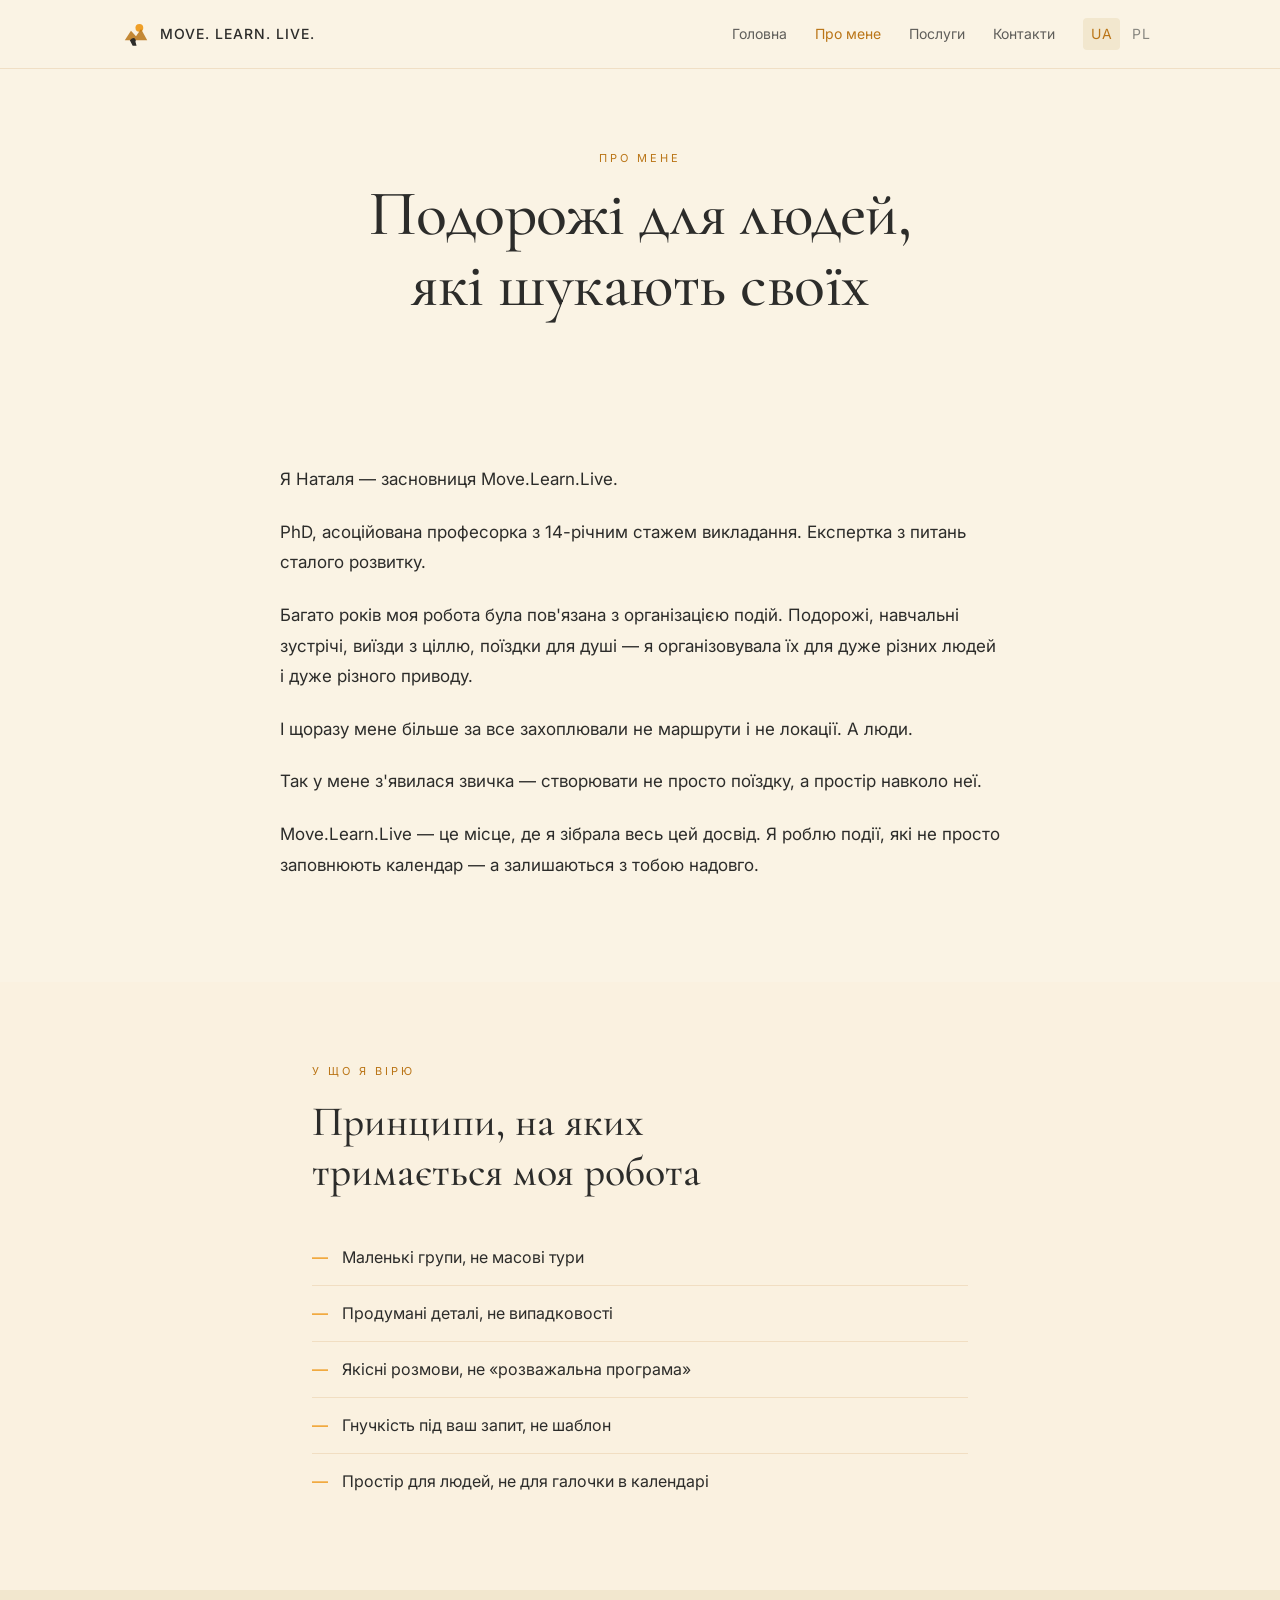
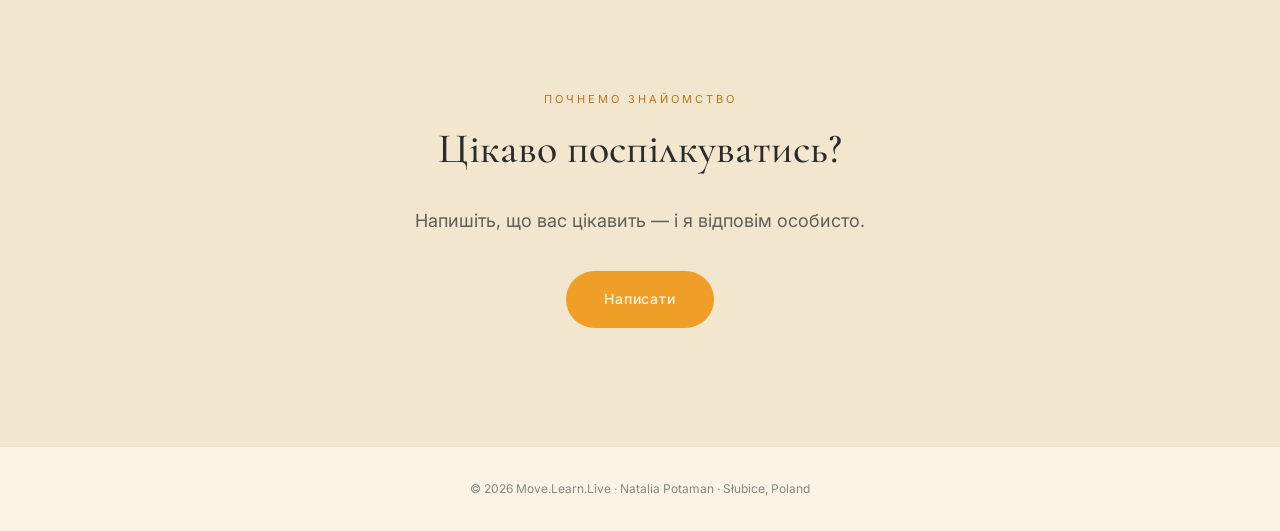
<file: ua-about.html>
<!DOCTYPE html>
<html lang="uk">
<head>
  <meta charset="UTF-8">
  <meta name="viewport" content="width=device-width, initial-scale=1.0">
  <title>Про мене — Move.Learn.Live</title>
  <meta name="description" content="Я Наталя — засновниця Move.Learn.Live. PhD, асоційована професорка з 14-річним стажем.">
  <link rel="preconnect" href="https://fonts.googleapis.com">
  <link rel="preconnect" href="https://fonts.gstatic.com" crossorigin>
  <link href="https://fonts.googleapis.com/css2?family=Cormorant+Garamond:ital,wght@0,400;0,500;1,400&family=Inter:wght@300;400;500&display=swap" rel="stylesheet">
  <style>
/* ===========================================
   Move.Learn.Live — Site Styles
   =========================================== */

:root {
  --cream-bg: #FAF3E4;
  --cream-soft: #F2E7CE;
  --cream-card: #FCF8EC;
  --orange: #EF9F27;
  --orange-dark: #BA7517;
  --dark-text: #2C2C2A;
  --gray-text: #5F5E5A;
  --gray-light: #888780;
  --border: rgba(186, 117, 23, 0.15);
  --border-strong: rgba(186, 117, 23, 0.3);
}

* {
  margin: 0;
  padding: 0;
  box-sizing: border-box;
}

html {
  scroll-behavior: smooth;
}

body {
  background: var(--cream-bg);
  color: var(--dark-text);
  font-family: 'Inter', -apple-system, BlinkMacSystemFont, 'Segoe UI', sans-serif;
  font-size: 16px;
  line-height: 1.7;
  -webkit-font-smoothing: antialiased;
}

/* ===== Navigation ===== */
.nav {
  position: sticky;
  top: 0;
  z-index: 100;
  background: rgba(250, 243, 228, 0.96);
  backdrop-filter: blur(8px);
  -webkit-backdrop-filter: blur(8px);
  border-bottom: 0.5px solid var(--border);
}

.nav-inner {
  max-width: 1100px;
  margin: 0 auto;
  padding: 18px 32px;
  display: flex;
  justify-content: space-between;
  align-items: center;
  gap: 24px;
}

.nav-brand {
  display: flex;
  align-items: center;
  gap: 10px;
  text-decoration: none;
  color: var(--dark-text);
  font-weight: 500;
  font-size: 14px;
  letter-spacing: 1px;
}

.nav-brand svg {
  width: 28px;
  height: 28px;
  flex-shrink: 0;
}

.nav-links {
  display: flex;
  gap: 28px;
  list-style: none;
  align-items: center;
}

.nav-links a {
  color: var(--gray-text);
  text-decoration: none;
  font-size: 14px;
  transition: color 0.2s;
}

.nav-links a:hover,
.nav-links a.active {
  color: var(--orange-dark);
}

.lang-switch {
  display: flex;
  gap: 4px;
  font-size: 12px;
  letter-spacing: 0.5px;
}

.lang-switch a {
  color: var(--gray-light);
  text-decoration: none;
  padding: 4px 8px;
  border-radius: 4px;
  transition: all 0.2s;
}

.lang-switch a.active {
  color: var(--orange-dark);
  background: var(--cream-soft);
}

.lang-switch a:hover {
  color: var(--orange-dark);
}

.nav-burger {
  display: none;
  background: none;
  border: none;
  cursor: pointer;
  padding: 4px;
  flex-direction: column;
  gap: 4px;
}

.nav-burger span {
  width: 22px;
  height: 1.5px;
  background: var(--dark-text);
  transition: 0.3s;
}

/* ===== Hero ===== */
.hero {
  padding: 100px 32px 120px;
  text-align: center;
  max-width: 900px;
  margin: 0 auto;
}

.hero-label {
  color: var(--orange-dark);
  font-size: 12px;
  letter-spacing: 3px;
  font-style: italic;
  margin-bottom: 28px;
}

h1 {
  font-family: 'Cormorant Garamond', Georgia, serif;
  font-size: 64px;
  font-weight: 500;
  line-height: 1.1;
  letter-spacing: -0.5px;
  margin-bottom: 24px;
  color: var(--dark-text);
}

.hero-sub {
  font-size: 18px;
  color: var(--gray-text);
  max-width: 540px;
  margin: 0 auto 44px;
  line-height: 1.6;
}

/* ===== Sections ===== */
.section {
  padding: 80px 32px;
  max-width: 1100px;
  margin: 0 auto;
}

.section-alt {
  background: rgba(250, 238, 218, 0.4);
  max-width: 100%;
}

.section-alt .section-inner {
  max-width: 1100px;
  margin: 0 auto;
  padding: 80px 32px;
}

.section-label {
  color: var(--orange-dark);
  font-size: 11px;
  letter-spacing: 3px;
  margin-bottom: 16px;
}

h2 {
  font-family: 'Cormorant Garamond', Georgia, serif;
  font-size: 42px;
  font-weight: 500;
  line-height: 1.2;
  margin-bottom: 32px;
  color: var(--dark-text);
}

h3 {
  font-family: 'Cormorant Garamond', Georgia, serif;
  font-size: 28px;
  font-weight: 500;
  line-height: 1.2;
  margin-bottom: 16px;
  color: var(--dark-text);
}

p {
  font-size: 16px;
  line-height: 1.75;
  color: var(--dark-text);
  margin-bottom: 18px;
}

.lead {
  font-size: 18px;
  color: var(--gray-text);
  max-width: 640px;
  line-height: 1.6;
}

/* ===== Buttons ===== */
.cta {
  display: inline-block;
  background: var(--orange);
  color: var(--cream-bg);
  padding: 16px 38px;
  border-radius: 32px;
  text-decoration: none;
  font-size: 14px;
  font-weight: 500;
  letter-spacing: 0.8px;
  transition: all 0.2s;
  border: none;
  cursor: pointer;
  font-family: inherit;
}

.cta:hover {
  background: var(--orange-dark);
  transform: translateY(-1px);
}

.cta:active {
  transform: translateY(0);
}

.cta-outline {
  display: inline-block;
  background: transparent;
  color: var(--orange-dark);
  padding: 14px 32px;
  border-radius: 32px;
  text-decoration: none;
  font-size: 14px;
  font-weight: 500;
  letter-spacing: 0.5px;
  border: 1px solid var(--orange);
  transition: all 0.2s;
}

.cta-outline:hover {
  background: var(--orange);
  color: var(--cream-bg);
}

/* ===== Cards ===== */
.cards {
  display: grid;
  grid-template-columns: repeat(3, 1fr);
  gap: 24px;
  margin-top: 40px;
}

.card {
  background: var(--cream-card);
  border: 0.5px solid var(--border);
  border-radius: 14px;
  padding: 32px 28px;
  transition: all 0.25s;
}

.card:hover {
  transform: translateY(-4px);
  border-color: var(--orange);
  box-shadow: 0 8px 24px rgba(186, 117, 23, 0.08);
}

.card-icon {
  width: 48px;
  height: 48px;
  background: var(--cream-soft);
  border-radius: 50%;
  display: flex;
  align-items: center;
  justify-content: center;
  margin-bottom: 20px;
}

.card-title {
  font-family: 'Inter', sans-serif;
  font-size: 14px;
  font-weight: 500;
  letter-spacing: 2px;
  margin-bottom: 4px;
  color: var(--dark-text);
}

.card-sub {
  font-size: 13px;
  color: var(--orange-dark);
  font-style: italic;
  margin-bottom: 16px;
}

.card-desc {
  font-size: 14px;
  color: var(--gray-text);
  line-height: 1.6;
  margin: 0;
}

/* ===== Process steps ===== */
.process {
  display: grid;
  grid-template-columns: repeat(4, 1fr);
  gap: 24px;
  margin-top: 40px;
}

.step {
  text-align: center;
  padding: 16px;
}

.step-num {
  width: 52px;
  height: 52px;
  background: var(--orange);
  color: var(--cream-bg);
  border-radius: 50%;
  display: flex;
  align-items: center;
  justify-content: center;
  margin: 0 auto 16px;
  font-weight: 500;
  font-size: 16px;
}

.step-title {
  font-size: 16px;
  font-weight: 500;
  margin-bottom: 8px;
  color: var(--dark-text);
}

.step-desc {
  font-size: 14px;
  color: var(--gray-text);
  line-height: 1.55;
  margin: 0;
}

/* ===== Two columns ===== */
.two-col {
  display: grid;
  grid-template-columns: 1fr 1fr;
  gap: 64px;
  align-items: start;
}

.quote-block {
  background: var(--cream-soft);
  border-left: 3px solid var(--orange);
  padding: 28px 32px;
  font-family: 'Cormorant Garamond', Georgia, serif;
  font-style: italic;
  font-size: 22px;
  color: var(--orange-dark);
  line-height: 1.5;
  border-radius: 0 12px 12px 0;
}

/* ===== Principles list ===== */
.principles {
  list-style: none;
  margin-top: 24px;
}

.principles li {
  padding: 14px 0;
  border-bottom: 0.5px solid var(--border);
  font-size: 16px;
  color: var(--dark-text);
  display: flex;
  align-items: baseline;
  gap: 14px;
}

.principles li::before {
  content: "—";
  color: var(--orange);
  font-weight: 500;
}

.principles li:last-child {
  border-bottom: none;
}

/* ===== Contact ===== */
.contact-section {
  background: var(--cream-soft);
  padding: 100px 32px;
  text-align: center;
}

.contact-form {
  max-width: 540px;
  margin: 40px auto 0;
  text-align: left;
}

.contact-form .field {
  margin-bottom: 20px;
}

.contact-form label {
  display: block;
  font-size: 13px;
  color: var(--gray-text);
  margin-bottom: 8px;
  letter-spacing: 0.3px;
}

.contact-form input,
.contact-form textarea {
  width: 100%;
  padding: 14px 18px;
  background: var(--cream-bg);
  border: 1px solid var(--border-strong);
  border-radius: 10px;
  font-size: 15px;
  font-family: inherit;
  color: var(--dark-text);
  transition: border 0.2s;
}

.contact-form input:focus,
.contact-form textarea:focus {
  outline: none;
  border-color: var(--orange);
}

.contact-form textarea {
  min-height: 120px;
  resize: vertical;
}

.contact-info {
  display: flex;
  justify-content: center;
  gap: 40px;
  margin-top: 40px;
  flex-wrap: wrap;
  font-size: 15px;
  color: var(--dark-text);
}

.contact-info a {
  color: var(--dark-text);
  text-decoration: none;
  border-bottom: 1px solid transparent;
  transition: border 0.2s;
}

.contact-info a:hover {
  border-bottom-color: var(--orange);
}

/* ===== Footer ===== */
footer {
  padding: 32px;
  text-align: center;
  font-size: 12px;
  color: var(--gray-light);
  border-top: 0.5px solid var(--border);
}

/* ===== Page-specific ===== */
.page-header {
  padding: 80px 32px 40px;
  text-align: center;
  max-width: 900px;
  margin: 0 auto;
}

.page-header .section-label {
  margin-bottom: 12px;
}

.about-content {
  max-width: 720px;
  margin: 0 auto;
}

.about-content p {
  font-size: 17px;
  line-height: 1.8;
  margin-bottom: 22px;
}

.services-detailed {
  max-width: 900px;
  margin: 0 auto;
}

.service-block {
  margin-bottom: 48px;
  padding-bottom: 48px;
  border-bottom: 0.5px solid var(--border);
}

.service-block:last-child {
  border-bottom: none;
  margin-bottom: 0;
}

.service-block h3 {
  display: flex;
  align-items: center;
  gap: 16px;
}

.service-tag {
  font-family: 'Inter', sans-serif;
  font-size: 11px;
  letter-spacing: 2px;
  color: var(--orange-dark);
  background: var(--cream-soft);
  padding: 4px 10px;
  border-radius: 4px;
  font-style: normal;
  font-weight: 500;
}

.full-cycle-box {
  background: var(--cream-soft);
  border-radius: 14px;
  padding: 40px;
  text-align: center;
  margin-top: 56px;
}

/* ===== Responsive ===== */
@media (max-width: 768px) {
  .nav-inner {
    padding: 16px 20px;
  }
  
  .nav-links {
    display: none;
  }
  
  .nav-burger {
    display: flex;
  }
  
  .nav-links.open {
    display: flex;
    flex-direction: column;
    position: absolute;
    top: 100%;
    left: 0;
    right: 0;
    background: var(--cream-bg);
    padding: 24px;
    gap: 18px;
    border-bottom: 0.5px solid var(--border);
  }
  
  h1 { font-size: 42px; }
  h2 { font-size: 32px; }
  h3 { font-size: 24px; }
  
  .hero { padding: 60px 20px 80px; }
  .section, .section-alt .section-inner { padding: 60px 20px; }
  .contact-section { padding: 60px 20px; }
  
  .cards, .process, .two-col {
    grid-template-columns: 1fr;
    gap: 20px;
  }
  
  .contact-info {
    flex-direction: column;
    gap: 12px;
  }
}

</style>
</head>
<body>

<nav class="nav">
  <div class="nav-inner">
    <a href="ua-index.html" class="nav-brand">
      <svg viewBox="0 0 100 100" xmlns="http://www.w3.org/2000/svg">
        <circle cx="62" cy="28" r="14" fill="#EF9F27"/>
        <path d="M 10 72 L 32 38 L 50 58 L 68 32 L 90 72 Z" fill="#BA7517" opacity="0.85"/>
        <path d="M 28 72 Q 40 60 46 66 Q 52 72 48 78 L 52 92 L 38 92 Z" fill="#2C2C2A"/>
      </svg>
      MOVE. LEARN. LIVE.
    </a>
    <button class="nav-burger" aria-label="Меню"><span></span><span></span><span></span></button>
    <ul class="nav-links">
      <li><a href="ua-index.html">Головна</a></li>
      <li><a href="ua-about.html" class="active">Про мене</a></li>
      <li><a href="ua-services.html">Послуги</a></li>
      <li><a href="ua-contact.html">Контакти</a></li>
      <li class="lang-switch">
        <a href="ua-about.html" class="active">UA</a>
        <a href="pl-about.html">PL</a>
      </li>
    </ul>
  </div>
</nav>

<section class="page-header">
  <div class="section-label">ПРО МЕНЕ</div>
  <h1>Подорожі для людей,<br>які шукають своїх</h1>
</section>

<section class="section">
  <div class="about-content">
    <p>Я Наталя — засновниця Move.Learn.Live.</p>
    <p>PhD, асоційована професорка з 14-річним стажем викладання. Експертка з питань сталого розвитку.</p>
    <p>Багато років моя робота була пов'язана з організацією подій. Подорожі, навчальні зустрічі, виїзди з ціллю, поїздки для душі — я організовувала їх для дуже різних людей і дуже різного приводу.</p>
    <p>І щоразу мене більше за все захоплювали не маршрути і не локації. А люди.</p>
    <p>Так у мене з'явилася звичка — створювати не просто поїздку, а простір навколо неї.</p>
    <p>Move.Learn.Live — це місце, де я зібрала весь цей досвід. Я роблю події, які не просто заповнюють календар — а залишаються з тобою надовго.</p>
  </div>
</section>

<section class="section-alt">
  <div class="section-inner" style="max-width: 720px;">
    <div class="section-label">У ЩО Я ВІРЮ</div>
    <h2>Принципи, на яких<br>тримається моя робота</h2>
    <ul class="principles">
      <li>Маленькі групи, не масові тури</li>
      <li>Продумані деталі, не випадковості</li>
      <li>Якісні розмови, не «розважальна програма»</li>
      <li>Гнучкість під ваш запит, не шаблон</li>
      <li>Простір для людей, не для галочки в календарі</li>
    </ul>
  </div>
</section>

<section class="contact-section">
  <div class="section-label">ПОЧНЕМО ЗНАЙОМСТВО</div>
  <h2>Цікаво поспілкуватись?</h2>
  <p class="lead" style="margin: 0 auto;">Напишіть, що вас цікавить — і я відповім особисто.</p>
  <p style="margin-top: 36px;"><a class="cta" href="ua-contact.html">Написати</a></p>
</section>

<footer>
  © 2026 Move.Learn.Live · Natalia Potaman · Słubice, Poland
</footer>

<script>
// Move.Learn.Live — minimal site JS

document.addEventListener('DOMContentLoaded', function() {
  // Mobile menu toggle
  const burger = document.querySelector('.nav-burger');
  const links = document.querySelector('.nav-links');
  if (burger && links) {
    burger.addEventListener('click', function() {
      links.classList.toggle('open');
    });
  }
  
  // Mark current page in nav
  const currentPath = window.location.pathname;
  document.querySelectorAll('.nav-links a').forEach(function(link) {
    const href = link.getAttribute('href');
    if (href && currentPath.endsWith(href)) {
      link.classList.add('active');
    }
  });
});

</script>
</body>
</html>
</file>
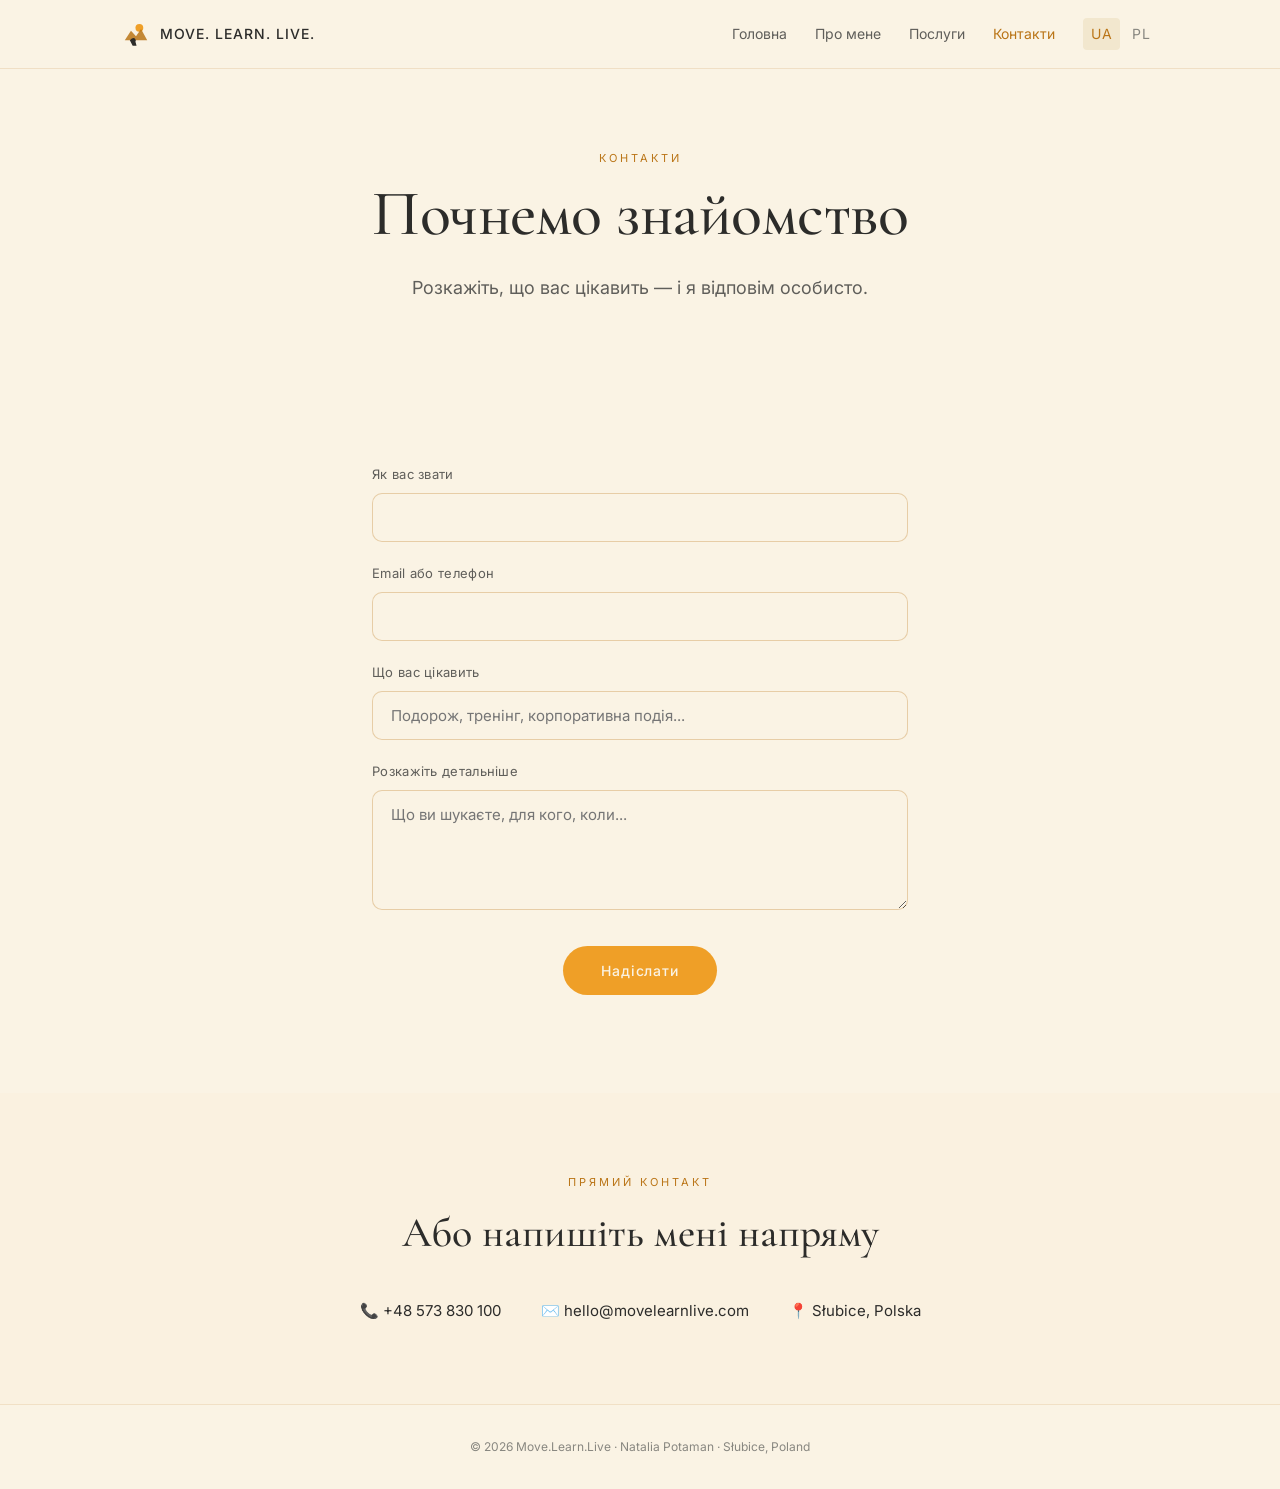
<file: ua-contact.html>
<!DOCTYPE html>
<html lang="uk">
<head>
  <meta charset="UTF-8">
  <meta name="viewport" content="width=device-width, initial-scale=1.0">
  <title>Контакти — Move.Learn.Live</title>
  <meta name="description" content="Зв'яжіться з Move.Learn.Live. Натадія Потаман, Słubice, Polska.">
  <link rel="preconnect" href="https://fonts.googleapis.com">
  <link rel="preconnect" href="https://fonts.gstatic.com" crossorigin>
  <link href="https://fonts.googleapis.com/css2?family=Cormorant+Garamond:ital,wght@0,400;0,500;1,400&family=Inter:wght@300;400;500&display=swap" rel="stylesheet">
  <style>
/* ===========================================
   Move.Learn.Live — Site Styles
   =========================================== */

:root {
  --cream-bg: #FAF3E4;
  --cream-soft: #F2E7CE;
  --cream-card: #FCF8EC;
  --orange: #EF9F27;
  --orange-dark: #BA7517;
  --dark-text: #2C2C2A;
  --gray-text: #5F5E5A;
  --gray-light: #888780;
  --border: rgba(186, 117, 23, 0.15);
  --border-strong: rgba(186, 117, 23, 0.3);
}

* {
  margin: 0;
  padding: 0;
  box-sizing: border-box;
}

html {
  scroll-behavior: smooth;
}

body {
  background: var(--cream-bg);
  color: var(--dark-text);
  font-family: 'Inter', -apple-system, BlinkMacSystemFont, 'Segoe UI', sans-serif;
  font-size: 16px;
  line-height: 1.7;
  -webkit-font-smoothing: antialiased;
}

/* ===== Navigation ===== */
.nav {
  position: sticky;
  top: 0;
  z-index: 100;
  background: rgba(250, 243, 228, 0.96);
  backdrop-filter: blur(8px);
  -webkit-backdrop-filter: blur(8px);
  border-bottom: 0.5px solid var(--border);
}

.nav-inner {
  max-width: 1100px;
  margin: 0 auto;
  padding: 18px 32px;
  display: flex;
  justify-content: space-between;
  align-items: center;
  gap: 24px;
}

.nav-brand {
  display: flex;
  align-items: center;
  gap: 10px;
  text-decoration: none;
  color: var(--dark-text);
  font-weight: 500;
  font-size: 14px;
  letter-spacing: 1px;
}

.nav-brand svg {
  width: 28px;
  height: 28px;
  flex-shrink: 0;
}

.nav-links {
  display: flex;
  gap: 28px;
  list-style: none;
  align-items: center;
}

.nav-links a {
  color: var(--gray-text);
  text-decoration: none;
  font-size: 14px;
  transition: color 0.2s;
}

.nav-links a:hover,
.nav-links a.active {
  color: var(--orange-dark);
}

.lang-switch {
  display: flex;
  gap: 4px;
  font-size: 12px;
  letter-spacing: 0.5px;
}

.lang-switch a {
  color: var(--gray-light);
  text-decoration: none;
  padding: 4px 8px;
  border-radius: 4px;
  transition: all 0.2s;
}

.lang-switch a.active {
  color: var(--orange-dark);
  background: var(--cream-soft);
}

.lang-switch a:hover {
  color: var(--orange-dark);
}

.nav-burger {
  display: none;
  background: none;
  border: none;
  cursor: pointer;
  padding: 4px;
  flex-direction: column;
  gap: 4px;
}

.nav-burger span {
  width: 22px;
  height: 1.5px;
  background: var(--dark-text);
  transition: 0.3s;
}

/* ===== Hero ===== */
.hero {
  padding: 100px 32px 120px;
  text-align: center;
  max-width: 900px;
  margin: 0 auto;
}

.hero-label {
  color: var(--orange-dark);
  font-size: 12px;
  letter-spacing: 3px;
  font-style: italic;
  margin-bottom: 28px;
}

h1 {
  font-family: 'Cormorant Garamond', Georgia, serif;
  font-size: 64px;
  font-weight: 500;
  line-height: 1.1;
  letter-spacing: -0.5px;
  margin-bottom: 24px;
  color: var(--dark-text);
}

.hero-sub {
  font-size: 18px;
  color: var(--gray-text);
  max-width: 540px;
  margin: 0 auto 44px;
  line-height: 1.6;
}

/* ===== Sections ===== */
.section {
  padding: 80px 32px;
  max-width: 1100px;
  margin: 0 auto;
}

.section-alt {
  background: rgba(250, 238, 218, 0.4);
  max-width: 100%;
}

.section-alt .section-inner {
  max-width: 1100px;
  margin: 0 auto;
  padding: 80px 32px;
}

.section-label {
  color: var(--orange-dark);
  font-size: 11px;
  letter-spacing: 3px;
  margin-bottom: 16px;
}

h2 {
  font-family: 'Cormorant Garamond', Georgia, serif;
  font-size: 42px;
  font-weight: 500;
  line-height: 1.2;
  margin-bottom: 32px;
  color: var(--dark-text);
}

h3 {
  font-family: 'Cormorant Garamond', Georgia, serif;
  font-size: 28px;
  font-weight: 500;
  line-height: 1.2;
  margin-bottom: 16px;
  color: var(--dark-text);
}

p {
  font-size: 16px;
  line-height: 1.75;
  color: var(--dark-text);
  margin-bottom: 18px;
}

.lead {
  font-size: 18px;
  color: var(--gray-text);
  max-width: 640px;
  line-height: 1.6;
}

/* ===== Buttons ===== */
.cta {
  display: inline-block;
  background: var(--orange);
  color: var(--cream-bg);
  padding: 16px 38px;
  border-radius: 32px;
  text-decoration: none;
  font-size: 14px;
  font-weight: 500;
  letter-spacing: 0.8px;
  transition: all 0.2s;
  border: none;
  cursor: pointer;
  font-family: inherit;
}

.cta:hover {
  background: var(--orange-dark);
  transform: translateY(-1px);
}

.cta:active {
  transform: translateY(0);
}

.cta-outline {
  display: inline-block;
  background: transparent;
  color: var(--orange-dark);
  padding: 14px 32px;
  border-radius: 32px;
  text-decoration: none;
  font-size: 14px;
  font-weight: 500;
  letter-spacing: 0.5px;
  border: 1px solid var(--orange);
  transition: all 0.2s;
}

.cta-outline:hover {
  background: var(--orange);
  color: var(--cream-bg);
}

/* ===== Cards ===== */
.cards {
  display: grid;
  grid-template-columns: repeat(3, 1fr);
  gap: 24px;
  margin-top: 40px;
}

.card {
  background: var(--cream-card);
  border: 0.5px solid var(--border);
  border-radius: 14px;
  padding: 32px 28px;
  transition: all 0.25s;
}

.card:hover {
  transform: translateY(-4px);
  border-color: var(--orange);
  box-shadow: 0 8px 24px rgba(186, 117, 23, 0.08);
}

.card-icon {
  width: 48px;
  height: 48px;
  background: var(--cream-soft);
  border-radius: 50%;
  display: flex;
  align-items: center;
  justify-content: center;
  margin-bottom: 20px;
}

.card-title {
  font-family: 'Inter', sans-serif;
  font-size: 14px;
  font-weight: 500;
  letter-spacing: 2px;
  margin-bottom: 4px;
  color: var(--dark-text);
}

.card-sub {
  font-size: 13px;
  color: var(--orange-dark);
  font-style: italic;
  margin-bottom: 16px;
}

.card-desc {
  font-size: 14px;
  color: var(--gray-text);
  line-height: 1.6;
  margin: 0;
}

/* ===== Process steps ===== */
.process {
  display: grid;
  grid-template-columns: repeat(4, 1fr);
  gap: 24px;
  margin-top: 40px;
}

.step {
  text-align: center;
  padding: 16px;
}

.step-num {
  width: 52px;
  height: 52px;
  background: var(--orange);
  color: var(--cream-bg);
  border-radius: 50%;
  display: flex;
  align-items: center;
  justify-content: center;
  margin: 0 auto 16px;
  font-weight: 500;
  font-size: 16px;
}

.step-title {
  font-size: 16px;
  font-weight: 500;
  margin-bottom: 8px;
  color: var(--dark-text);
}

.step-desc {
  font-size: 14px;
  color: var(--gray-text);
  line-height: 1.55;
  margin: 0;
}

/* ===== Two columns ===== */
.two-col {
  display: grid;
  grid-template-columns: 1fr 1fr;
  gap: 64px;
  align-items: start;
}

.quote-block {
  background: var(--cream-soft);
  border-left: 3px solid var(--orange);
  padding: 28px 32px;
  font-family: 'Cormorant Garamond', Georgia, serif;
  font-style: italic;
  font-size: 22px;
  color: var(--orange-dark);
  line-height: 1.5;
  border-radius: 0 12px 12px 0;
}

/* ===== Principles list ===== */
.principles {
  list-style: none;
  margin-top: 24px;
}

.principles li {
  padding: 14px 0;
  border-bottom: 0.5px solid var(--border);
  font-size: 16px;
  color: var(--dark-text);
  display: flex;
  align-items: baseline;
  gap: 14px;
}

.principles li::before {
  content: "—";
  color: var(--orange);
  font-weight: 500;
}

.principles li:last-child {
  border-bottom: none;
}

/* ===== Contact ===== */
.contact-section {
  background: var(--cream-soft);
  padding: 100px 32px;
  text-align: center;
}

.contact-form {
  max-width: 540px;
  margin: 40px auto 0;
  text-align: left;
}

.contact-form .field {
  margin-bottom: 20px;
}

.contact-form label {
  display: block;
  font-size: 13px;
  color: var(--gray-text);
  margin-bottom: 8px;
  letter-spacing: 0.3px;
}

.contact-form input,
.contact-form textarea {
  width: 100%;
  padding: 14px 18px;
  background: var(--cream-bg);
  border: 1px solid var(--border-strong);
  border-radius: 10px;
  font-size: 15px;
  font-family: inherit;
  color: var(--dark-text);
  transition: border 0.2s;
}

.contact-form input:focus,
.contact-form textarea:focus {
  outline: none;
  border-color: var(--orange);
}

.contact-form textarea {
  min-height: 120px;
  resize: vertical;
}

.contact-info {
  display: flex;
  justify-content: center;
  gap: 40px;
  margin-top: 40px;
  flex-wrap: wrap;
  font-size: 15px;
  color: var(--dark-text);
}

.contact-info a {
  color: var(--dark-text);
  text-decoration: none;
  border-bottom: 1px solid transparent;
  transition: border 0.2s;
}

.contact-info a:hover {
  border-bottom-color: var(--orange);
}

/* ===== Footer ===== */
footer {
  padding: 32px;
  text-align: center;
  font-size: 12px;
  color: var(--gray-light);
  border-top: 0.5px solid var(--border);
}

/* ===== Page-specific ===== */
.page-header {
  padding: 80px 32px 40px;
  text-align: center;
  max-width: 900px;
  margin: 0 auto;
}

.page-header .section-label {
  margin-bottom: 12px;
}

.about-content {
  max-width: 720px;
  margin: 0 auto;
}

.about-content p {
  font-size: 17px;
  line-height: 1.8;
  margin-bottom: 22px;
}

.services-detailed {
  max-width: 900px;
  margin: 0 auto;
}

.service-block {
  margin-bottom: 48px;
  padding-bottom: 48px;
  border-bottom: 0.5px solid var(--border);
}

.service-block:last-child {
  border-bottom: none;
  margin-bottom: 0;
}

.service-block h3 {
  display: flex;
  align-items: center;
  gap: 16px;
}

.service-tag {
  font-family: 'Inter', sans-serif;
  font-size: 11px;
  letter-spacing: 2px;
  color: var(--orange-dark);
  background: var(--cream-soft);
  padding: 4px 10px;
  border-radius: 4px;
  font-style: normal;
  font-weight: 500;
}

.full-cycle-box {
  background: var(--cream-soft);
  border-radius: 14px;
  padding: 40px;
  text-align: center;
  margin-top: 56px;
}

/* ===== Responsive ===== */
@media (max-width: 768px) {
  .nav-inner {
    padding: 16px 20px;
  }
  
  .nav-links {
    display: none;
  }
  
  .nav-burger {
    display: flex;
  }
  
  .nav-links.open {
    display: flex;
    flex-direction: column;
    position: absolute;
    top: 100%;
    left: 0;
    right: 0;
    background: var(--cream-bg);
    padding: 24px;
    gap: 18px;
    border-bottom: 0.5px solid var(--border);
  }
  
  h1 { font-size: 42px; }
  h2 { font-size: 32px; }
  h3 { font-size: 24px; }
  
  .hero { padding: 60px 20px 80px; }
  .section, .section-alt .section-inner { padding: 60px 20px; }
  .contact-section { padding: 60px 20px; }
  
  .cards, .process, .two-col {
    grid-template-columns: 1fr;
    gap: 20px;
  }
  
  .contact-info {
    flex-direction: column;
    gap: 12px;
  }
}

</style>
</head>
<body>

<nav class="nav">
  <div class="nav-inner">
    <a href="ua-index.html" class="nav-brand">
      <svg viewBox="0 0 100 100" xmlns="http://www.w3.org/2000/svg">
        <circle cx="62" cy="28" r="14" fill="#EF9F27"/>
        <path d="M 10 72 L 32 38 L 50 58 L 68 32 L 90 72 Z" fill="#BA7517" opacity="0.85"/>
        <path d="M 28 72 Q 40 60 46 66 Q 52 72 48 78 L 52 92 L 38 92 Z" fill="#2C2C2A"/>
      </svg>
      MOVE. LEARN. LIVE.
    </a>
    <button class="nav-burger" aria-label="Меню"><span></span><span></span><span></span></button>
    <ul class="nav-links">
      <li><a href="ua-index.html">Головна</a></li>
      <li><a href="ua-about.html">Про мене</a></li>
      <li><a href="ua-services.html">Послуги</a></li>
      <li><a href="ua-contact.html" class="active">Контакти</a></li>
      <li class="lang-switch">
        <a href="ua-contact.html" class="active">UA</a>
        <a href="pl-contact.html">PL</a>
      </li>
    </ul>
  </div>
</nav>

<section class="page-header">
  <div class="section-label">КОНТАКТИ</div>
  <h1>Почнемо знайомство</h1>
  <p class="lead" style="margin: 24px auto 0;">Розкажіть, що вас цікавить — і я відповім особисто.</p>
</section>

<section class="section" style="max-width: 600px;">
  <form class="contact-form" action="https://formsubmit.co/hello@movelearnlive.com" method="POST">
    <input type="hidden" name="_subject" value="Новий запит з сайту Move.Learn.Live">
    <input type="hidden" name="_template" value="table">
    
    <div class="field">
      <label for="name">Як вас звати</label>
      <input type="text" id="name" name="Ім'я" required>
    </div>
    <div class="field">
      <label for="contact">Email або телефон</label>
      <input type="text" id="contact" name="Контакт" required>
    </div>
    <div class="field">
      <label for="topic">Що вас цікавить</label>
      <input type="text" id="topic" name="Тема" placeholder="Подорож, тренінг, корпоративна подія...">
    </div>
    <div class="field">
      <label for="message">Розкажіть детальніше</label>
      <textarea id="message" name="Повідомлення" placeholder="Що ви шукаєте, для кого, коли..."></textarea>
    </div>
    <p style="text-align: center; margin-top: 28px;">
      <button type="submit" class="cta">Надіслати</button>
    </p>
  </form>
</section>

<section class="section-alt">
  <div class="section-inner" style="text-align: center; max-width: 720px;">
    <div class="section-label">ПРЯМИЙ КОНТАКТ</div>
    <h2>Або напишіть мені напряму</h2>
    <div class="contact-info">
      <span>📞 <a href="tel:+48573830100">+48 573 830 100</a></span>
      <span>✉️ <a href="mailto:hello@movelearnlive.com">hello@movelearnlive.com</a></span>
      <span>📍 Słubice, Polska</span>
    </div>
  </div>
</section>

<footer>
  © 2026 Move.Learn.Live · Natalia Potaman · Słubice, Poland
</footer>

<script>
// Move.Learn.Live — minimal site JS

document.addEventListener('DOMContentLoaded', function() {
  // Mobile menu toggle
  const burger = document.querySelector('.nav-burger');
  const links = document.querySelector('.nav-links');
  if (burger && links) {
    burger.addEventListener('click', function() {
      links.classList.toggle('open');
    });
  }
  
  // Mark current page in nav
  const currentPath = window.location.pathname;
  document.querySelectorAll('.nav-links a').forEach(function(link) {
    const href = link.getAttribute('href');
    if (href && currentPath.endsWith(href)) {
      link.classList.add('active');
    }
  });
});

</script>
</body>
</html>
</file>
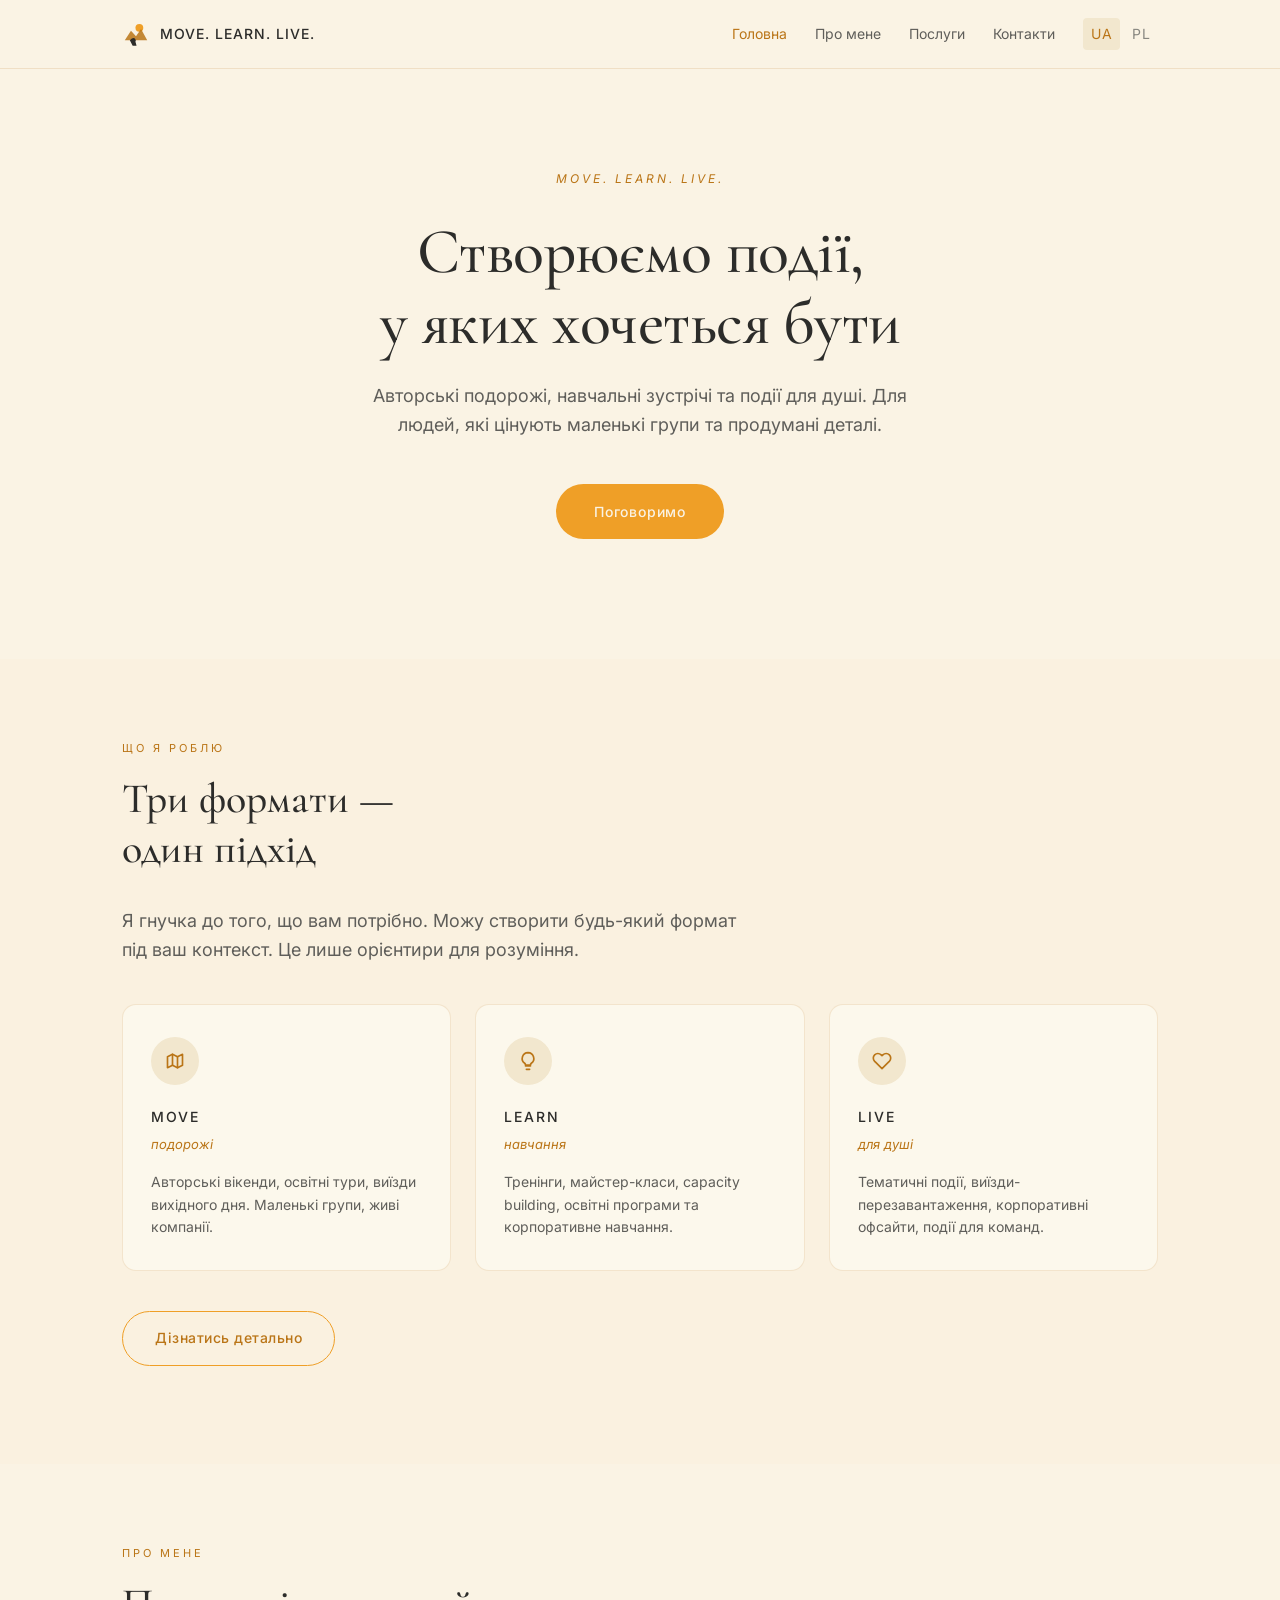
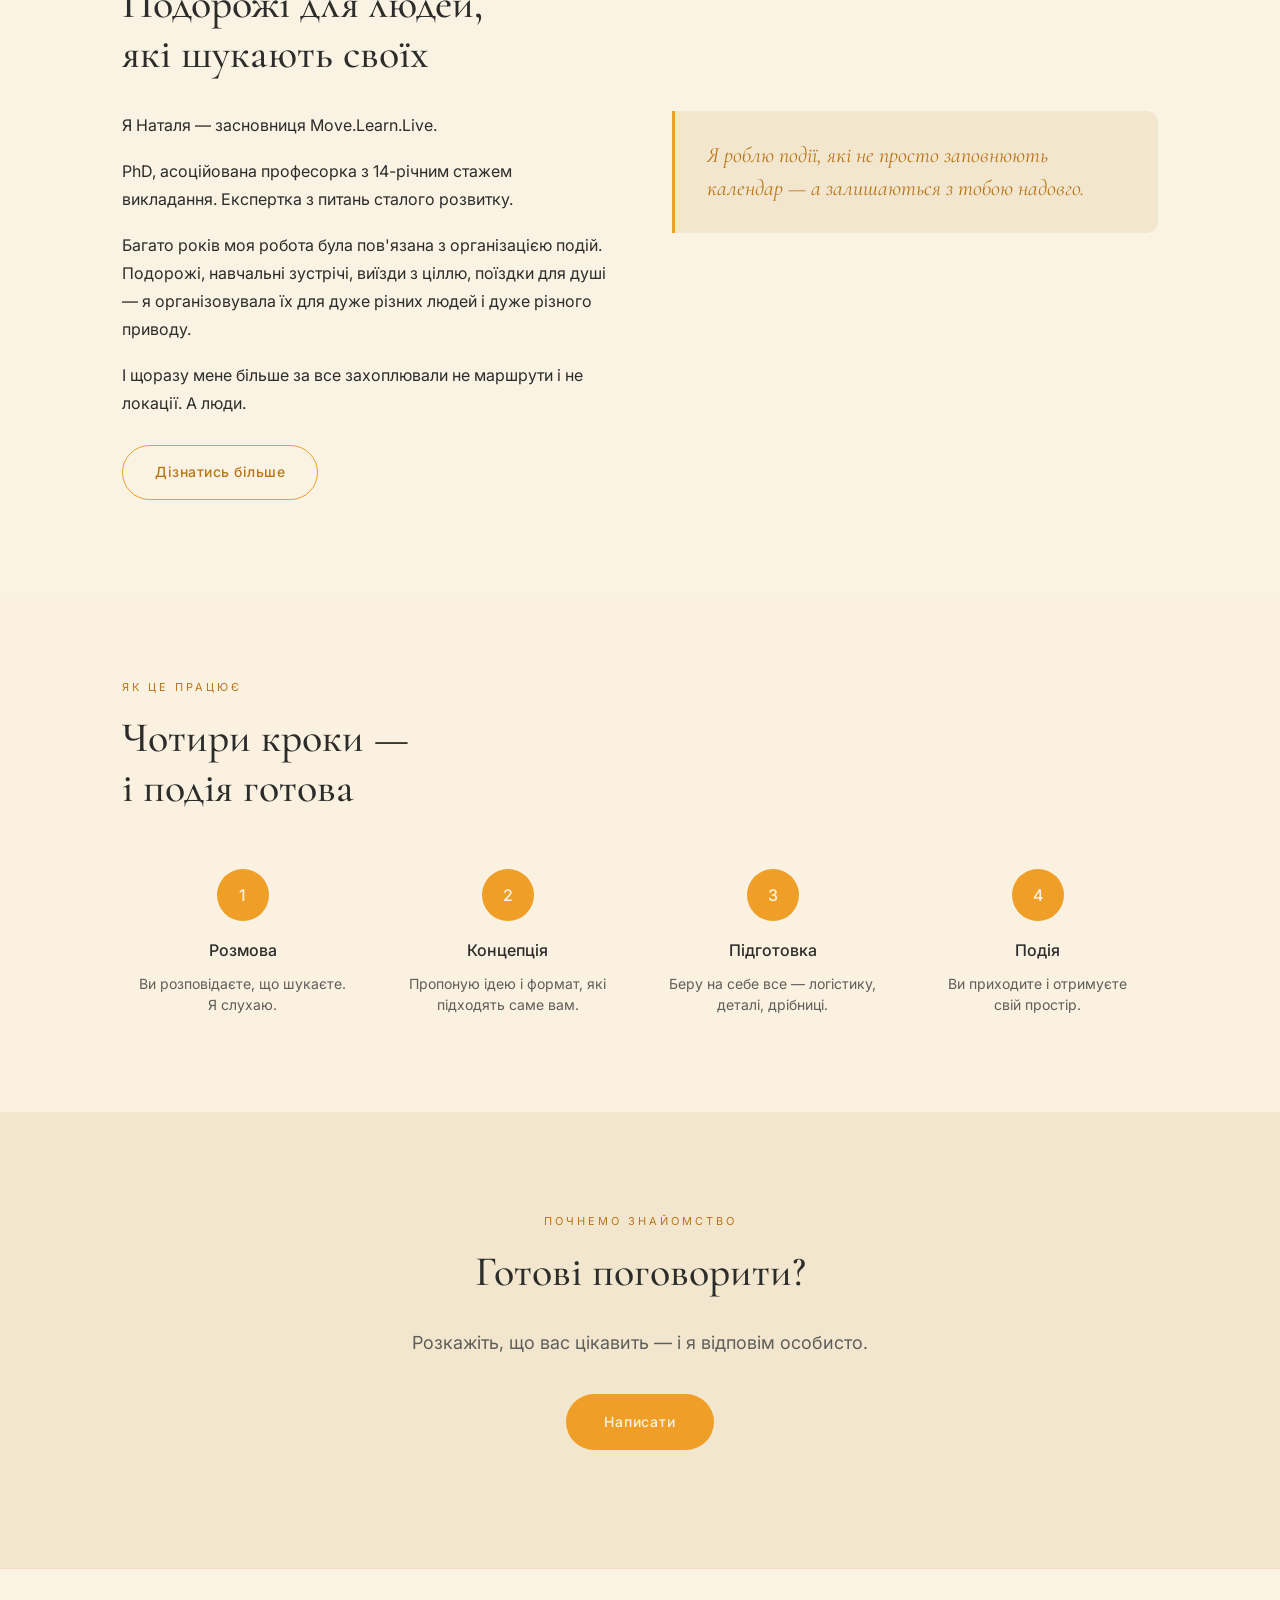
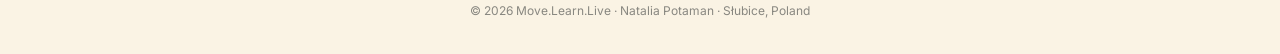
<file: ua-index.html>
<!DOCTYPE html>
<html lang="uk">
<head>
  <meta charset="UTF-8">
  <meta name="viewport" content="width=device-width, initial-scale=1.0">
  <title>Move.Learn.Live — Створюємо події, у яких хочеться бути</title>
  <meta name="description" content="Авторські подорожі, навчальні зустрічі та події для душі. Подорожі для людей, які шукають своїх.">
  <link rel="preconnect" href="https://fonts.googleapis.com">
  <link rel="preconnect" href="https://fonts.gstatic.com" crossorigin>
  <link href="https://fonts.googleapis.com/css2?family=Cormorant+Garamond:ital,wght@0,400;0,500;1,400&family=Inter:wght@300;400;500&display=swap" rel="stylesheet">
  <style>
/* ===========================================
   Move.Learn.Live — Site Styles
   =========================================== */

:root {
  --cream-bg: #FAF3E4;
  --cream-soft: #F2E7CE;
  --cream-card: #FCF8EC;
  --orange: #EF9F27;
  --orange-dark: #BA7517;
  --dark-text: #2C2C2A;
  --gray-text: #5F5E5A;
  --gray-light: #888780;
  --border: rgba(186, 117, 23, 0.15);
  --border-strong: rgba(186, 117, 23, 0.3);
}

* {
  margin: 0;
  padding: 0;
  box-sizing: border-box;
}

html {
  scroll-behavior: smooth;
}

body {
  background: var(--cream-bg);
  color: var(--dark-text);
  font-family: 'Inter', -apple-system, BlinkMacSystemFont, 'Segoe UI', sans-serif;
  font-size: 16px;
  line-height: 1.7;
  -webkit-font-smoothing: antialiased;
}

/* ===== Navigation ===== */
.nav {
  position: sticky;
  top: 0;
  z-index: 100;
  background: rgba(250, 243, 228, 0.96);
  backdrop-filter: blur(8px);
  -webkit-backdrop-filter: blur(8px);
  border-bottom: 0.5px solid var(--border);
}

.nav-inner {
  max-width: 1100px;
  margin: 0 auto;
  padding: 18px 32px;
  display: flex;
  justify-content: space-between;
  align-items: center;
  gap: 24px;
}

.nav-brand {
  display: flex;
  align-items: center;
  gap: 10px;
  text-decoration: none;
  color: var(--dark-text);
  font-weight: 500;
  font-size: 14px;
  letter-spacing: 1px;
}

.nav-brand svg {
  width: 28px;
  height: 28px;
  flex-shrink: 0;
}

.nav-links {
  display: flex;
  gap: 28px;
  list-style: none;
  align-items: center;
}

.nav-links a {
  color: var(--gray-text);
  text-decoration: none;
  font-size: 14px;
  transition: color 0.2s;
}

.nav-links a:hover,
.nav-links a.active {
  color: var(--orange-dark);
}

.lang-switch {
  display: flex;
  gap: 4px;
  font-size: 12px;
  letter-spacing: 0.5px;
}

.lang-switch a {
  color: var(--gray-light);
  text-decoration: none;
  padding: 4px 8px;
  border-radius: 4px;
  transition: all 0.2s;
}

.lang-switch a.active {
  color: var(--orange-dark);
  background: var(--cream-soft);
}

.lang-switch a:hover {
  color: var(--orange-dark);
}

.nav-burger {
  display: none;
  background: none;
  border: none;
  cursor: pointer;
  padding: 4px;
  flex-direction: column;
  gap: 4px;
}

.nav-burger span {
  width: 22px;
  height: 1.5px;
  background: var(--dark-text);
  transition: 0.3s;
}

/* ===== Hero ===== */
.hero {
  padding: 100px 32px 120px;
  text-align: center;
  max-width: 900px;
  margin: 0 auto;
}

.hero-label {
  color: var(--orange-dark);
  font-size: 12px;
  letter-spacing: 3px;
  font-style: italic;
  margin-bottom: 28px;
}

h1 {
  font-family: 'Cormorant Garamond', Georgia, serif;
  font-size: 64px;
  font-weight: 500;
  line-height: 1.1;
  letter-spacing: -0.5px;
  margin-bottom: 24px;
  color: var(--dark-text);
}

.hero-sub {
  font-size: 18px;
  color: var(--gray-text);
  max-width: 540px;
  margin: 0 auto 44px;
  line-height: 1.6;
}

/* ===== Sections ===== */
.section {
  padding: 80px 32px;
  max-width: 1100px;
  margin: 0 auto;
}

.section-alt {
  background: rgba(250, 238, 218, 0.4);
  max-width: 100%;
}

.section-alt .section-inner {
  max-width: 1100px;
  margin: 0 auto;
  padding: 80px 32px;
}

.section-label {
  color: var(--orange-dark);
  font-size: 11px;
  letter-spacing: 3px;
  margin-bottom: 16px;
}

h2 {
  font-family: 'Cormorant Garamond', Georgia, serif;
  font-size: 42px;
  font-weight: 500;
  line-height: 1.2;
  margin-bottom: 32px;
  color: var(--dark-text);
}

h3 {
  font-family: 'Cormorant Garamond', Georgia, serif;
  font-size: 28px;
  font-weight: 500;
  line-height: 1.2;
  margin-bottom: 16px;
  color: var(--dark-text);
}

p {
  font-size: 16px;
  line-height: 1.75;
  color: var(--dark-text);
  margin-bottom: 18px;
}

.lead {
  font-size: 18px;
  color: var(--gray-text);
  max-width: 640px;
  line-height: 1.6;
}

/* ===== Buttons ===== */
.cta {
  display: inline-block;
  background: var(--orange);
  color: var(--cream-bg);
  padding: 16px 38px;
  border-radius: 32px;
  text-decoration: none;
  font-size: 14px;
  font-weight: 500;
  letter-spacing: 0.8px;
  transition: all 0.2s;
  border: none;
  cursor: pointer;
  font-family: inherit;
}

.cta:hover {
  background: var(--orange-dark);
  transform: translateY(-1px);
}

.cta:active {
  transform: translateY(0);
}

.cta-outline {
  display: inline-block;
  background: transparent;
  color: var(--orange-dark);
  padding: 14px 32px;
  border-radius: 32px;
  text-decoration: none;
  font-size: 14px;
  font-weight: 500;
  letter-spacing: 0.5px;
  border: 1px solid var(--orange);
  transition: all 0.2s;
}

.cta-outline:hover {
  background: var(--orange);
  color: var(--cream-bg);
}

/* ===== Cards ===== */
.cards {
  display: grid;
  grid-template-columns: repeat(3, 1fr);
  gap: 24px;
  margin-top: 40px;
}

.card {
  background: var(--cream-card);
  border: 0.5px solid var(--border);
  border-radius: 14px;
  padding: 32px 28px;
  transition: all 0.25s;
}

.card:hover {
  transform: translateY(-4px);
  border-color: var(--orange);
  box-shadow: 0 8px 24px rgba(186, 117, 23, 0.08);
}

.card-icon {
  width: 48px;
  height: 48px;
  background: var(--cream-soft);
  border-radius: 50%;
  display: flex;
  align-items: center;
  justify-content: center;
  margin-bottom: 20px;
}

.card-title {
  font-family: 'Inter', sans-serif;
  font-size: 14px;
  font-weight: 500;
  letter-spacing: 2px;
  margin-bottom: 4px;
  color: var(--dark-text);
}

.card-sub {
  font-size: 13px;
  color: var(--orange-dark);
  font-style: italic;
  margin-bottom: 16px;
}

.card-desc {
  font-size: 14px;
  color: var(--gray-text);
  line-height: 1.6;
  margin: 0;
}

/* ===== Process steps ===== */
.process {
  display: grid;
  grid-template-columns: repeat(4, 1fr);
  gap: 24px;
  margin-top: 40px;
}

.step {
  text-align: center;
  padding: 16px;
}

.step-num {
  width: 52px;
  height: 52px;
  background: var(--orange);
  color: var(--cream-bg);
  border-radius: 50%;
  display: flex;
  align-items: center;
  justify-content: center;
  margin: 0 auto 16px;
  font-weight: 500;
  font-size: 16px;
}

.step-title {
  font-size: 16px;
  font-weight: 500;
  margin-bottom: 8px;
  color: var(--dark-text);
}

.step-desc {
  font-size: 14px;
  color: var(--gray-text);
  line-height: 1.55;
  margin: 0;
}

/* ===== Two columns ===== */
.two-col {
  display: grid;
  grid-template-columns: 1fr 1fr;
  gap: 64px;
  align-items: start;
}

.quote-block {
  background: var(--cream-soft);
  border-left: 3px solid var(--orange);
  padding: 28px 32px;
  font-family: 'Cormorant Garamond', Georgia, serif;
  font-style: italic;
  font-size: 22px;
  color: var(--orange-dark);
  line-height: 1.5;
  border-radius: 0 12px 12px 0;
}

/* ===== Principles list ===== */
.principles {
  list-style: none;
  margin-top: 24px;
}

.principles li {
  padding: 14px 0;
  border-bottom: 0.5px solid var(--border);
  font-size: 16px;
  color: var(--dark-text);
  display: flex;
  align-items: baseline;
  gap: 14px;
}

.principles li::before {
  content: "—";
  color: var(--orange);
  font-weight: 500;
}

.principles li:last-child {
  border-bottom: none;
}

/* ===== Contact ===== */
.contact-section {
  background: var(--cream-soft);
  padding: 100px 32px;
  text-align: center;
}

.contact-form {
  max-width: 540px;
  margin: 40px auto 0;
  text-align: left;
}

.contact-form .field {
  margin-bottom: 20px;
}

.contact-form label {
  display: block;
  font-size: 13px;
  color: var(--gray-text);
  margin-bottom: 8px;
  letter-spacing: 0.3px;
}

.contact-form input,
.contact-form textarea {
  width: 100%;
  padding: 14px 18px;
  background: var(--cream-bg);
  border: 1px solid var(--border-strong);
  border-radius: 10px;
  font-size: 15px;
  font-family: inherit;
  color: var(--dark-text);
  transition: border 0.2s;
}

.contact-form input:focus,
.contact-form textarea:focus {
  outline: none;
  border-color: var(--orange);
}

.contact-form textarea {
  min-height: 120px;
  resize: vertical;
}

.contact-info {
  display: flex;
  justify-content: center;
  gap: 40px;
  margin-top: 40px;
  flex-wrap: wrap;
  font-size: 15px;
  color: var(--dark-text);
}

.contact-info a {
  color: var(--dark-text);
  text-decoration: none;
  border-bottom: 1px solid transparent;
  transition: border 0.2s;
}

.contact-info a:hover {
  border-bottom-color: var(--orange);
}

/* ===== Footer ===== */
footer {
  padding: 32px;
  text-align: center;
  font-size: 12px;
  color: var(--gray-light);
  border-top: 0.5px solid var(--border);
}

/* ===== Page-specific ===== */
.page-header {
  padding: 80px 32px 40px;
  text-align: center;
  max-width: 900px;
  margin: 0 auto;
}

.page-header .section-label {
  margin-bottom: 12px;
}

.about-content {
  max-width: 720px;
  margin: 0 auto;
}

.about-content p {
  font-size: 17px;
  line-height: 1.8;
  margin-bottom: 22px;
}

.services-detailed {
  max-width: 900px;
  margin: 0 auto;
}

.service-block {
  margin-bottom: 48px;
  padding-bottom: 48px;
  border-bottom: 0.5px solid var(--border);
}

.service-block:last-child {
  border-bottom: none;
  margin-bottom: 0;
}

.service-block h3 {
  display: flex;
  align-items: center;
  gap: 16px;
}

.service-tag {
  font-family: 'Inter', sans-serif;
  font-size: 11px;
  letter-spacing: 2px;
  color: var(--orange-dark);
  background: var(--cream-soft);
  padding: 4px 10px;
  border-radius: 4px;
  font-style: normal;
  font-weight: 500;
}

.full-cycle-box {
  background: var(--cream-soft);
  border-radius: 14px;
  padding: 40px;
  text-align: center;
  margin-top: 56px;
}

/* ===== Responsive ===== */
@media (max-width: 768px) {
  .nav-inner {
    padding: 16px 20px;
  }
  
  .nav-links {
    display: none;
  }
  
  .nav-burger {
    display: flex;
  }
  
  .nav-links.open {
    display: flex;
    flex-direction: column;
    position: absolute;
    top: 100%;
    left: 0;
    right: 0;
    background: var(--cream-bg);
    padding: 24px;
    gap: 18px;
    border-bottom: 0.5px solid var(--border);
  }
  
  h1 { font-size: 42px; }
  h2 { font-size: 32px; }
  h3 { font-size: 24px; }
  
  .hero { padding: 60px 20px 80px; }
  .section, .section-alt .section-inner { padding: 60px 20px; }
  .contact-section { padding: 60px 20px; }
  
  .cards, .process, .two-col {
    grid-template-columns: 1fr;
    gap: 20px;
  }
  
  .contact-info {
    flex-direction: column;
    gap: 12px;
  }
}

</style>
</head>
<body>

<nav class="nav">
  <div class="nav-inner">
    <a href="ua-index.html" class="nav-brand">
      <svg viewBox="0 0 100 100" xmlns="http://www.w3.org/2000/svg">
        <circle cx="62" cy="28" r="14" fill="#EF9F27"/>
        <path d="M 10 72 L 32 38 L 50 58 L 68 32 L 90 72 Z" fill="#BA7517" opacity="0.85"/>
        <path d="M 28 72 Q 40 60 46 66 Q 52 72 48 78 L 52 92 L 38 92 Z" fill="#2C2C2A"/>
      </svg>
      MOVE. LEARN. LIVE.
    </a>
    <button class="nav-burger" aria-label="Меню"><span></span><span></span><span></span></button>
    <ul class="nav-links">
      <li><a href="ua-index.html">Головна</a></li>
      <li><a href="ua-about.html">Про мене</a></li>
      <li><a href="ua-services.html">Послуги</a></li>
      <li><a href="ua-contact.html">Контакти</a></li>
      <li class="lang-switch">
        <a href="ua-index.html" class="active">UA</a>
        <a href="pl-index.html">PL</a>
      </li>
    </ul>
  </div>
</nav>

<section class="hero">
  <div class="hero-label">MOVE. LEARN. LIVE.</div>
  <h1>Створюємо події,<br>у яких хочеться бути</h1>
  <p class="hero-sub">Авторські подорожі, навчальні зустрічі та події для душі. Для людей, які цінують маленькі групи та продумані деталі.</p>
  <a class="cta" href="ua-contact.html">Поговоримо</a>
</section>

<section class="section-alt">
  <div class="section-inner">
    <div class="section-label">ЩО Я РОБЛЮ</div>
    <h2>Три формати —<br>один підхід</h2>
    <p class="lead">Я гнучка до того, що вам потрібно. Можу створити будь-який формат під ваш контекст. Це лише орієнтири для розуміння.</p>
    <div class="cards">
      <div class="card">
        <div class="card-icon">
          <svg width="20" height="20" viewBox="0 0 24 24" fill="none" stroke="#BA7517" stroke-width="2" stroke-linecap="round" stroke-linejoin="round"><path d="M3 7l6-3 6 3 6-3v13l-6 3-6-3-6 3V7z"/><path d="M9 4v13M15 7v13"/></svg>
        </div>
        <div class="card-title">MOVE</div>
        <div class="card-sub">подорожі</div>
        <p class="card-desc">Авторські вікенди, освітні тури, виїзди вихідного дня. Маленькі групи, живі компанії.</p>
      </div>
      <div class="card">
        <div class="card-icon">
          <svg width="20" height="20" viewBox="0 0 24 24" fill="none" stroke="#BA7517" stroke-width="2" stroke-linecap="round" stroke-linejoin="round"><path d="M9 18h6M10 22h4M12 2a7 7 0 0 0-4 12.7c.6.5 1 1.3 1 2v.3h6v-.3c0-.7.4-1.5 1-2A7 7 0 0 0 12 2z"/></svg>
        </div>
        <div class="card-title">LEARN</div>
        <div class="card-sub">навчання</div>
        <p class="card-desc">Тренінги, майстер-класи, capacity building, освітні програми та корпоративне навчання.</p>
      </div>
      <div class="card">
        <div class="card-icon">
          <svg width="20" height="20" viewBox="0 0 24 24" fill="none" stroke="#BA7517" stroke-width="2" stroke-linecap="round" stroke-linejoin="round"><path d="M20.84 4.61a5.5 5.5 0 0 0-7.78 0L12 5.67l-1.06-1.06a5.5 5.5 0 0 0-7.78 7.78l1.06 1.06L12 21.23l7.78-7.78 1.06-1.06a5.5 5.5 0 0 0 0-7.78z"/></svg>
        </div>
        <div class="card-title">LIVE</div>
        <div class="card-sub">для душі</div>
        <p class="card-desc">Тематичні події, виїзди-перезавантаження, корпоративні офсайти, події для команд.</p>
      </div>
    </div>
    <p style="margin-top: 40px;"><a href="ua-services.html" class="cta-outline">Дізнатись детально</a></p>
  </div>
</section>

<section class="section">
  <div class="section-label">ПРО МЕНЕ</div>
  <h2>Подорожі для людей,<br>які шукають своїх</h2>
  <div class="two-col">
    <div>
      <p>Я Наталя — засновниця Move.Learn.Live.</p>
      <p>PhD, асоційована професорка з 14-річним стажем викладання. Експертка з питань сталого розвитку.</p>
      <p>Багато років моя робота була пов'язана з організацією подій. Подорожі, навчальні зустрічі, виїзди з ціллю, поїздки для душі — я організовувала їх для дуже різних людей і дуже різного приводу.</p>
      <p>І щоразу мене більше за все захоплювали не маршрути і не локації. А люди.</p>
      <p style="margin-top: 28px;"><a href="ua-about.html" class="cta-outline">Дізнатись більше</a></p>
    </div>
    <div class="quote-block">
      Я роблю події, які не просто заповнюють календар — а залишаються з тобою надовго.
    </div>
  </div>
</section>

<section class="section-alt">
  <div class="section-inner">
    <div class="section-label">ЯК ЦЕ ПРАЦЮЄ</div>
    <h2>Чотири кроки —<br>і подія готова</h2>
    <div class="process">
      <div class="step">
        <div class="step-num">1</div>
        <div class="step-title">Розмова</div>
        <p class="step-desc">Ви розповідаєте, що шукаєте. Я слухаю.</p>
      </div>
      <div class="step">
        <div class="step-num">2</div>
        <div class="step-title">Концепція</div>
        <p class="step-desc">Пропоную ідею і формат, які підходять саме вам.</p>
      </div>
      <div class="step">
        <div class="step-num">3</div>
        <div class="step-title">Підготовка</div>
        <p class="step-desc">Беру на себе все — логістику, деталі, дрібниці.</p>
      </div>
      <div class="step">
        <div class="step-num">4</div>
        <div class="step-title">Подія</div>
        <p class="step-desc">Ви приходите і отримуєте свій простір.</p>
      </div>
    </div>
  </div>
</section>

<section class="contact-section">
  <div class="section-label">ПОЧНЕМО ЗНАЙОМСТВО</div>
  <h2>Готові поговорити?</h2>
  <p class="lead" style="margin: 0 auto;">Розкажіть, що вас цікавить — і я відповім особисто.</p>
  <p style="margin-top: 36px;"><a class="cta" href="ua-contact.html">Написати</a></p>
</section>

<footer>
  © 2026 Move.Learn.Live · Natalia Potaman · Słubice, Poland
</footer>

<script>
// Move.Learn.Live — minimal site JS

document.addEventListener('DOMContentLoaded', function() {
  // Mobile menu toggle
  const burger = document.querySelector('.nav-burger');
  const links = document.querySelector('.nav-links');
  if (burger && links) {
    burger.addEventListener('click', function() {
      links.classList.toggle('open');
    });
  }
  
  // Mark current page in nav
  const currentPath = window.location.pathname;
  document.querySelectorAll('.nav-links a').forEach(function(link) {
    const href = link.getAttribute('href');
    if (href && currentPath.endsWith(href)) {
      link.classList.add('active');
    }
  });
});

</script>
</body>
</html>
</file>
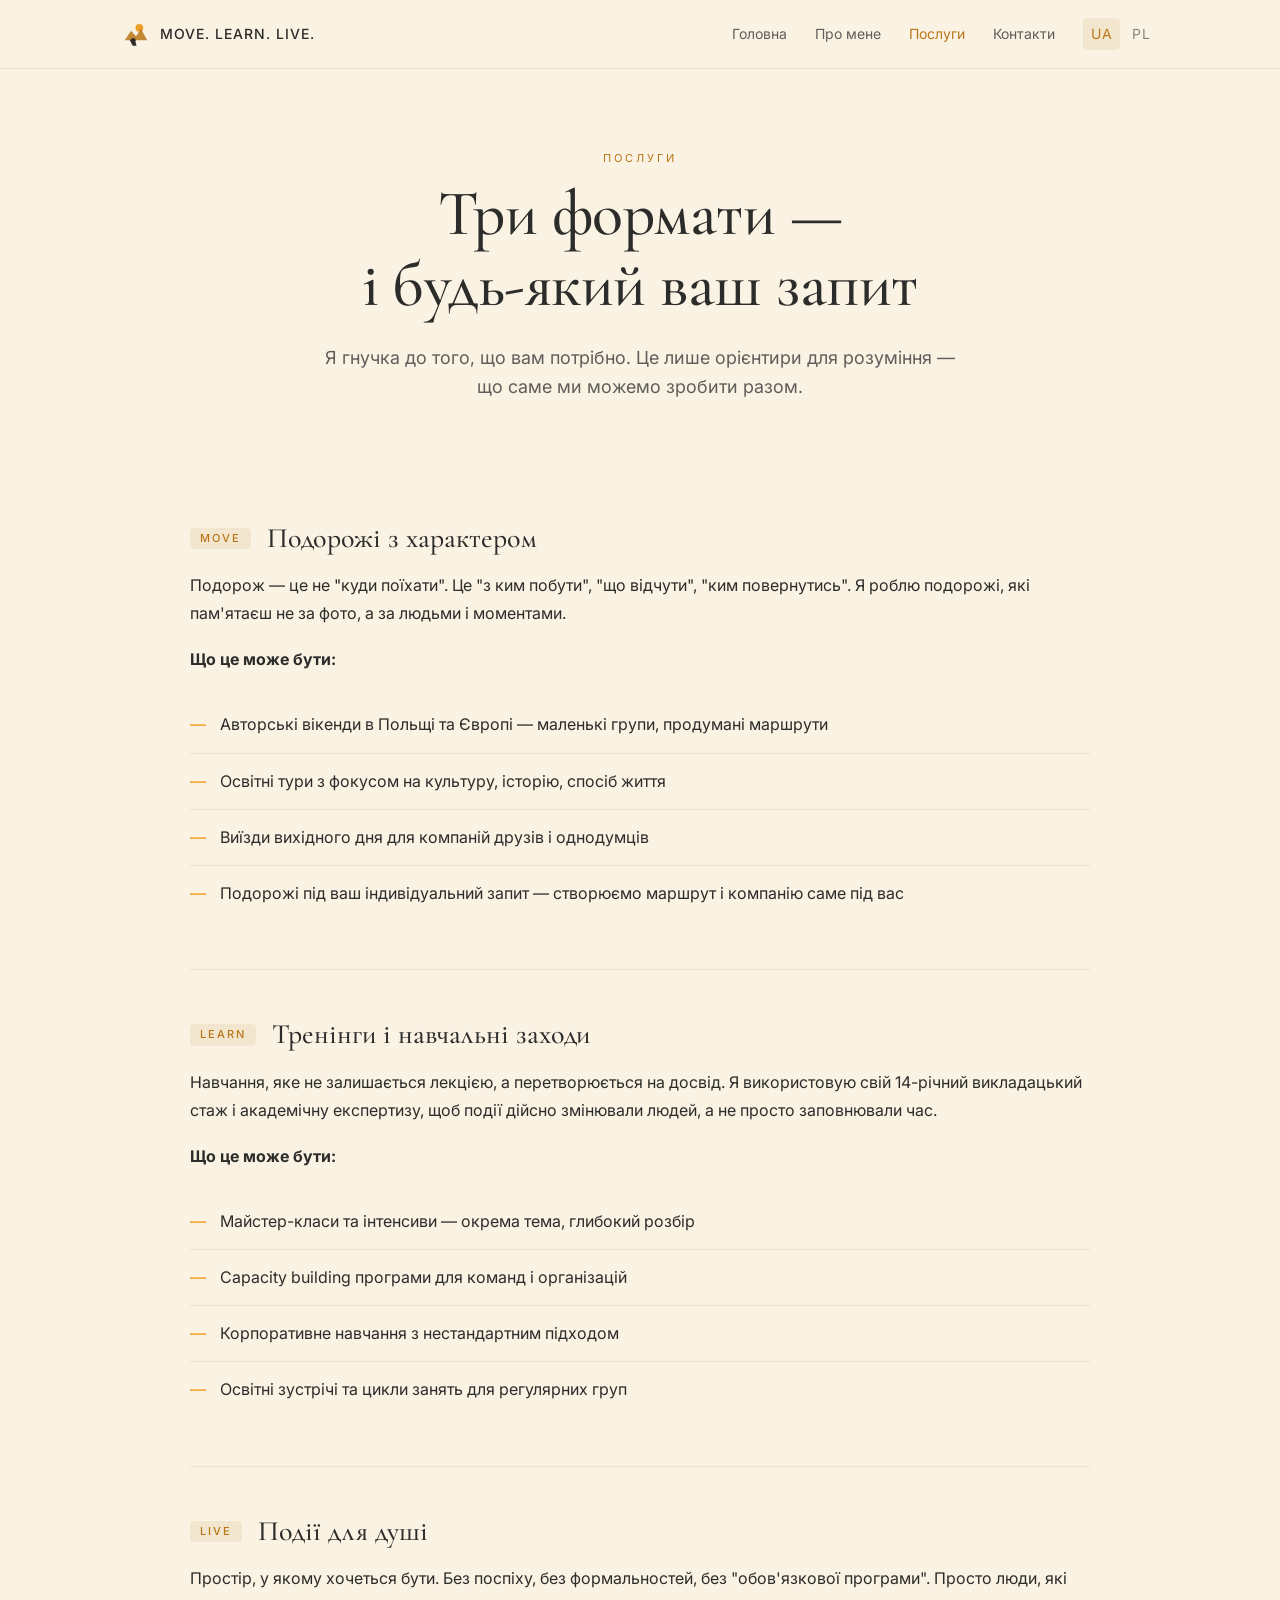
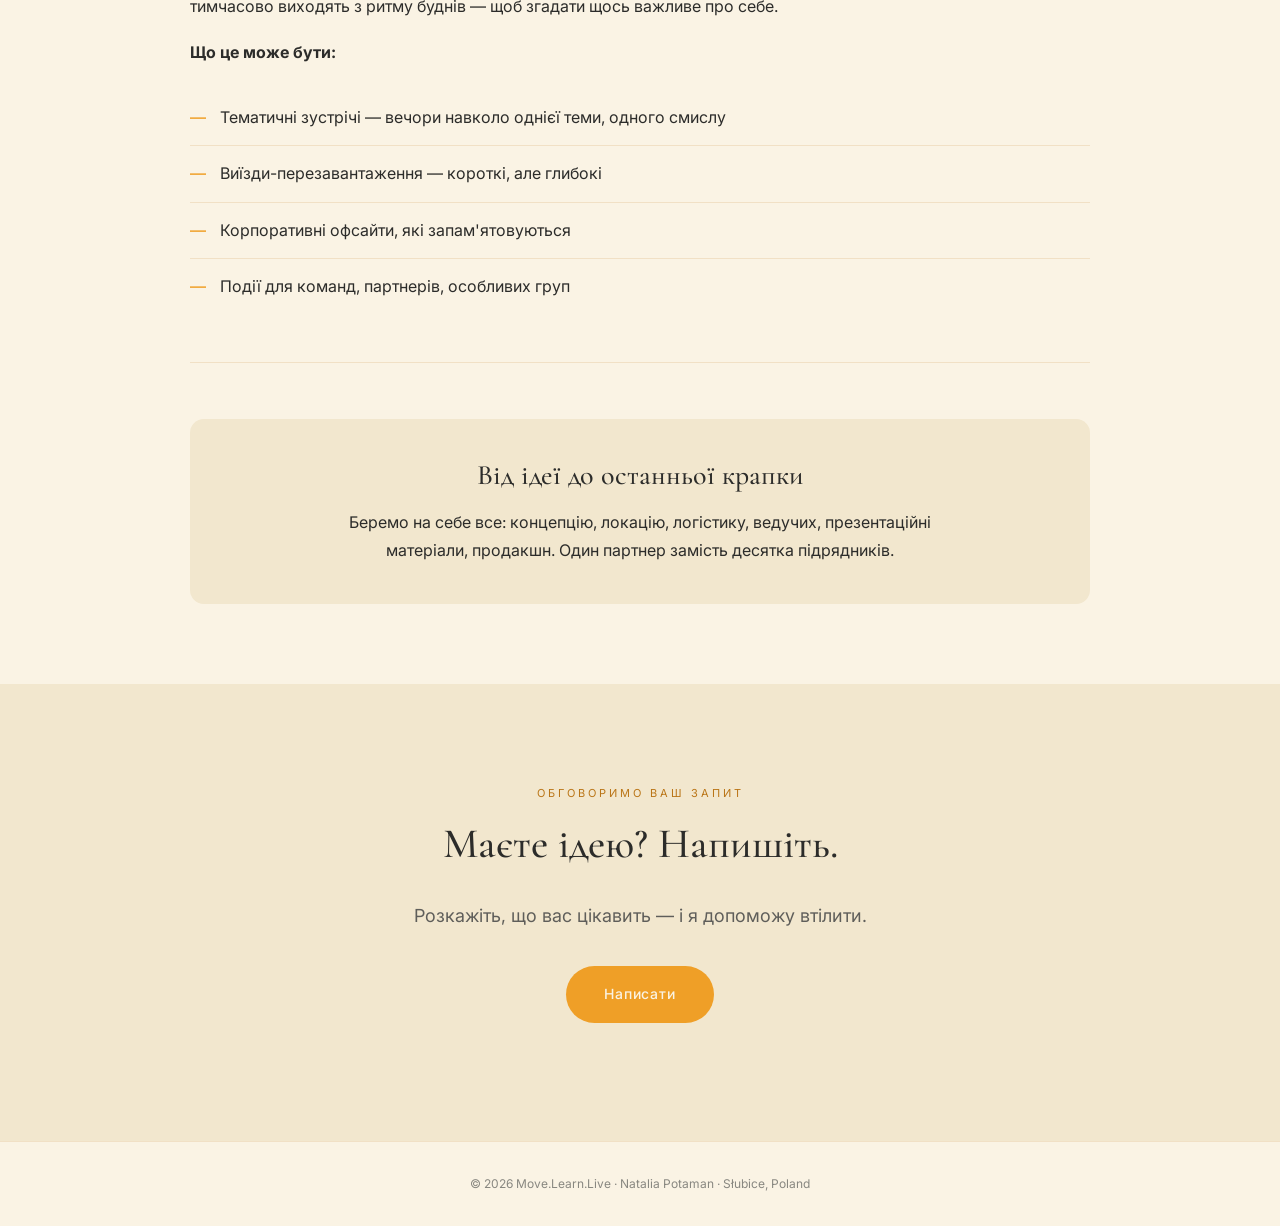
<file: ua-services.html>
<!DOCTYPE html>
<html lang="uk">
<head>
  <meta charset="UTF-8">
  <meta name="viewport" content="width=device-width, initial-scale=1.0">
  <title>Послуги — Move.Learn.Live</title>
  <meta name="description" content="Подорожі, тренінги, події для душі. Три формати — один підхід.">
  <link rel="preconnect" href="https://fonts.googleapis.com">
  <link rel="preconnect" href="https://fonts.gstatic.com" crossorigin>
  <link href="https://fonts.googleapis.com/css2?family=Cormorant+Garamond:ital,wght@0,400;0,500;1,400&family=Inter:wght@300;400;500&display=swap" rel="stylesheet">
  <style>
/* ===========================================
   Move.Learn.Live — Site Styles
   =========================================== */

:root {
  --cream-bg: #FAF3E4;
  --cream-soft: #F2E7CE;
  --cream-card: #FCF8EC;
  --orange: #EF9F27;
  --orange-dark: #BA7517;
  --dark-text: #2C2C2A;
  --gray-text: #5F5E5A;
  --gray-light: #888780;
  --border: rgba(186, 117, 23, 0.15);
  --border-strong: rgba(186, 117, 23, 0.3);
}

* {
  margin: 0;
  padding: 0;
  box-sizing: border-box;
}

html {
  scroll-behavior: smooth;
}

body {
  background: var(--cream-bg);
  color: var(--dark-text);
  font-family: 'Inter', -apple-system, BlinkMacSystemFont, 'Segoe UI', sans-serif;
  font-size: 16px;
  line-height: 1.7;
  -webkit-font-smoothing: antialiased;
}

/* ===== Navigation ===== */
.nav {
  position: sticky;
  top: 0;
  z-index: 100;
  background: rgba(250, 243, 228, 0.96);
  backdrop-filter: blur(8px);
  -webkit-backdrop-filter: blur(8px);
  border-bottom: 0.5px solid var(--border);
}

.nav-inner {
  max-width: 1100px;
  margin: 0 auto;
  padding: 18px 32px;
  display: flex;
  justify-content: space-between;
  align-items: center;
  gap: 24px;
}

.nav-brand {
  display: flex;
  align-items: center;
  gap: 10px;
  text-decoration: none;
  color: var(--dark-text);
  font-weight: 500;
  font-size: 14px;
  letter-spacing: 1px;
}

.nav-brand svg {
  width: 28px;
  height: 28px;
  flex-shrink: 0;
}

.nav-links {
  display: flex;
  gap: 28px;
  list-style: none;
  align-items: center;
}

.nav-links a {
  color: var(--gray-text);
  text-decoration: none;
  font-size: 14px;
  transition: color 0.2s;
}

.nav-links a:hover,
.nav-links a.active {
  color: var(--orange-dark);
}

.lang-switch {
  display: flex;
  gap: 4px;
  font-size: 12px;
  letter-spacing: 0.5px;
}

.lang-switch a {
  color: var(--gray-light);
  text-decoration: none;
  padding: 4px 8px;
  border-radius: 4px;
  transition: all 0.2s;
}

.lang-switch a.active {
  color: var(--orange-dark);
  background: var(--cream-soft);
}

.lang-switch a:hover {
  color: var(--orange-dark);
}

.nav-burger {
  display: none;
  background: none;
  border: none;
  cursor: pointer;
  padding: 4px;
  flex-direction: column;
  gap: 4px;
}

.nav-burger span {
  width: 22px;
  height: 1.5px;
  background: var(--dark-text);
  transition: 0.3s;
}

/* ===== Hero ===== */
.hero {
  padding: 100px 32px 120px;
  text-align: center;
  max-width: 900px;
  margin: 0 auto;
}

.hero-label {
  color: var(--orange-dark);
  font-size: 12px;
  letter-spacing: 3px;
  font-style: italic;
  margin-bottom: 28px;
}

h1 {
  font-family: 'Cormorant Garamond', Georgia, serif;
  font-size: 64px;
  font-weight: 500;
  line-height: 1.1;
  letter-spacing: -0.5px;
  margin-bottom: 24px;
  color: var(--dark-text);
}

.hero-sub {
  font-size: 18px;
  color: var(--gray-text);
  max-width: 540px;
  margin: 0 auto 44px;
  line-height: 1.6;
}

/* ===== Sections ===== */
.section {
  padding: 80px 32px;
  max-width: 1100px;
  margin: 0 auto;
}

.section-alt {
  background: rgba(250, 238, 218, 0.4);
  max-width: 100%;
}

.section-alt .section-inner {
  max-width: 1100px;
  margin: 0 auto;
  padding: 80px 32px;
}

.section-label {
  color: var(--orange-dark);
  font-size: 11px;
  letter-spacing: 3px;
  margin-bottom: 16px;
}

h2 {
  font-family: 'Cormorant Garamond', Georgia, serif;
  font-size: 42px;
  font-weight: 500;
  line-height: 1.2;
  margin-bottom: 32px;
  color: var(--dark-text);
}

h3 {
  font-family: 'Cormorant Garamond', Georgia, serif;
  font-size: 28px;
  font-weight: 500;
  line-height: 1.2;
  margin-bottom: 16px;
  color: var(--dark-text);
}

p {
  font-size: 16px;
  line-height: 1.75;
  color: var(--dark-text);
  margin-bottom: 18px;
}

.lead {
  font-size: 18px;
  color: var(--gray-text);
  max-width: 640px;
  line-height: 1.6;
}

/* ===== Buttons ===== */
.cta {
  display: inline-block;
  background: var(--orange);
  color: var(--cream-bg);
  padding: 16px 38px;
  border-radius: 32px;
  text-decoration: none;
  font-size: 14px;
  font-weight: 500;
  letter-spacing: 0.8px;
  transition: all 0.2s;
  border: none;
  cursor: pointer;
  font-family: inherit;
}

.cta:hover {
  background: var(--orange-dark);
  transform: translateY(-1px);
}

.cta:active {
  transform: translateY(0);
}

.cta-outline {
  display: inline-block;
  background: transparent;
  color: var(--orange-dark);
  padding: 14px 32px;
  border-radius: 32px;
  text-decoration: none;
  font-size: 14px;
  font-weight: 500;
  letter-spacing: 0.5px;
  border: 1px solid var(--orange);
  transition: all 0.2s;
}

.cta-outline:hover {
  background: var(--orange);
  color: var(--cream-bg);
}

/* ===== Cards ===== */
.cards {
  display: grid;
  grid-template-columns: repeat(3, 1fr);
  gap: 24px;
  margin-top: 40px;
}

.card {
  background: var(--cream-card);
  border: 0.5px solid var(--border);
  border-radius: 14px;
  padding: 32px 28px;
  transition: all 0.25s;
}

.card:hover {
  transform: translateY(-4px);
  border-color: var(--orange);
  box-shadow: 0 8px 24px rgba(186, 117, 23, 0.08);
}

.card-icon {
  width: 48px;
  height: 48px;
  background: var(--cream-soft);
  border-radius: 50%;
  display: flex;
  align-items: center;
  justify-content: center;
  margin-bottom: 20px;
}

.card-title {
  font-family: 'Inter', sans-serif;
  font-size: 14px;
  font-weight: 500;
  letter-spacing: 2px;
  margin-bottom: 4px;
  color: var(--dark-text);
}

.card-sub {
  font-size: 13px;
  color: var(--orange-dark);
  font-style: italic;
  margin-bottom: 16px;
}

.card-desc {
  font-size: 14px;
  color: var(--gray-text);
  line-height: 1.6;
  margin: 0;
}

/* ===== Process steps ===== */
.process {
  display: grid;
  grid-template-columns: repeat(4, 1fr);
  gap: 24px;
  margin-top: 40px;
}

.step {
  text-align: center;
  padding: 16px;
}

.step-num {
  width: 52px;
  height: 52px;
  background: var(--orange);
  color: var(--cream-bg);
  border-radius: 50%;
  display: flex;
  align-items: center;
  justify-content: center;
  margin: 0 auto 16px;
  font-weight: 500;
  font-size: 16px;
}

.step-title {
  font-size: 16px;
  font-weight: 500;
  margin-bottom: 8px;
  color: var(--dark-text);
}

.step-desc {
  font-size: 14px;
  color: var(--gray-text);
  line-height: 1.55;
  margin: 0;
}

/* ===== Two columns ===== */
.two-col {
  display: grid;
  grid-template-columns: 1fr 1fr;
  gap: 64px;
  align-items: start;
}

.quote-block {
  background: var(--cream-soft);
  border-left: 3px solid var(--orange);
  padding: 28px 32px;
  font-family: 'Cormorant Garamond', Georgia, serif;
  font-style: italic;
  font-size: 22px;
  color: var(--orange-dark);
  line-height: 1.5;
  border-radius: 0 12px 12px 0;
}

/* ===== Principles list ===== */
.principles {
  list-style: none;
  margin-top: 24px;
}

.principles li {
  padding: 14px 0;
  border-bottom: 0.5px solid var(--border);
  font-size: 16px;
  color: var(--dark-text);
  display: flex;
  align-items: baseline;
  gap: 14px;
}

.principles li::before {
  content: "—";
  color: var(--orange);
  font-weight: 500;
}

.principles li:last-child {
  border-bottom: none;
}

/* ===== Contact ===== */
.contact-section {
  background: var(--cream-soft);
  padding: 100px 32px;
  text-align: center;
}

.contact-form {
  max-width: 540px;
  margin: 40px auto 0;
  text-align: left;
}

.contact-form .field {
  margin-bottom: 20px;
}

.contact-form label {
  display: block;
  font-size: 13px;
  color: var(--gray-text);
  margin-bottom: 8px;
  letter-spacing: 0.3px;
}

.contact-form input,
.contact-form textarea {
  width: 100%;
  padding: 14px 18px;
  background: var(--cream-bg);
  border: 1px solid var(--border-strong);
  border-radius: 10px;
  font-size: 15px;
  font-family: inherit;
  color: var(--dark-text);
  transition: border 0.2s;
}

.contact-form input:focus,
.contact-form textarea:focus {
  outline: none;
  border-color: var(--orange);
}

.contact-form textarea {
  min-height: 120px;
  resize: vertical;
}

.contact-info {
  display: flex;
  justify-content: center;
  gap: 40px;
  margin-top: 40px;
  flex-wrap: wrap;
  font-size: 15px;
  color: var(--dark-text);
}

.contact-info a {
  color: var(--dark-text);
  text-decoration: none;
  border-bottom: 1px solid transparent;
  transition: border 0.2s;
}

.contact-info a:hover {
  border-bottom-color: var(--orange);
}

/* ===== Footer ===== */
footer {
  padding: 32px;
  text-align: center;
  font-size: 12px;
  color: var(--gray-light);
  border-top: 0.5px solid var(--border);
}

/* ===== Page-specific ===== */
.page-header {
  padding: 80px 32px 40px;
  text-align: center;
  max-width: 900px;
  margin: 0 auto;
}

.page-header .section-label {
  margin-bottom: 12px;
}

.about-content {
  max-width: 720px;
  margin: 0 auto;
}

.about-content p {
  font-size: 17px;
  line-height: 1.8;
  margin-bottom: 22px;
}

.services-detailed {
  max-width: 900px;
  margin: 0 auto;
}

.service-block {
  margin-bottom: 48px;
  padding-bottom: 48px;
  border-bottom: 0.5px solid var(--border);
}

.service-block:last-child {
  border-bottom: none;
  margin-bottom: 0;
}

.service-block h3 {
  display: flex;
  align-items: center;
  gap: 16px;
}

.service-tag {
  font-family: 'Inter', sans-serif;
  font-size: 11px;
  letter-spacing: 2px;
  color: var(--orange-dark);
  background: var(--cream-soft);
  padding: 4px 10px;
  border-radius: 4px;
  font-style: normal;
  font-weight: 500;
}

.full-cycle-box {
  background: var(--cream-soft);
  border-radius: 14px;
  padding: 40px;
  text-align: center;
  margin-top: 56px;
}

/* ===== Responsive ===== */
@media (max-width: 768px) {
  .nav-inner {
    padding: 16px 20px;
  }
  
  .nav-links {
    display: none;
  }
  
  .nav-burger {
    display: flex;
  }
  
  .nav-links.open {
    display: flex;
    flex-direction: column;
    position: absolute;
    top: 100%;
    left: 0;
    right: 0;
    background: var(--cream-bg);
    padding: 24px;
    gap: 18px;
    border-bottom: 0.5px solid var(--border);
  }
  
  h1 { font-size: 42px; }
  h2 { font-size: 32px; }
  h3 { font-size: 24px; }
  
  .hero { padding: 60px 20px 80px; }
  .section, .section-alt .section-inner { padding: 60px 20px; }
  .contact-section { padding: 60px 20px; }
  
  .cards, .process, .two-col {
    grid-template-columns: 1fr;
    gap: 20px;
  }
  
  .contact-info {
    flex-direction: column;
    gap: 12px;
  }
}

</style>
</head>
<body>

<nav class="nav">
  <div class="nav-inner">
    <a href="ua-index.html" class="nav-brand">
      <svg viewBox="0 0 100 100" xmlns="http://www.w3.org/2000/svg">
        <circle cx="62" cy="28" r="14" fill="#EF9F27"/>
        <path d="M 10 72 L 32 38 L 50 58 L 68 32 L 90 72 Z" fill="#BA7517" opacity="0.85"/>
        <path d="M 28 72 Q 40 60 46 66 Q 52 72 48 78 L 52 92 L 38 92 Z" fill="#2C2C2A"/>
      </svg>
      MOVE. LEARN. LIVE.
    </a>
    <button class="nav-burger" aria-label="Меню"><span></span><span></span><span></span></button>
    <ul class="nav-links">
      <li><a href="ua-index.html">Головна</a></li>
      <li><a href="ua-about.html">Про мене</a></li>
      <li><a href="ua-services.html" class="active">Послуги</a></li>
      <li><a href="ua-contact.html">Контакти</a></li>
      <li class="lang-switch">
        <a href="ua-services.html" class="active">UA</a>
        <a href="pl-services.html">PL</a>
      </li>
    </ul>
  </div>
</nav>

<section class="page-header">
  <div class="section-label">ПОСЛУГИ</div>
  <h1>Три формати —<br>і будь-який ваш запит</h1>
  <p class="lead" style="margin: 24px auto 0;">Я гнучка до того, що вам потрібно. Це лише орієнтири для розуміння — що саме ми можемо зробити разом.</p>
</section>

<section class="section">
  <div class="services-detailed">

    <div class="service-block">
      <h3><span class="service-tag">MOVE</span> Подорожі з характером</h3>
      <p>Подорож — це не "куди поїхати". Це "з ким побути", "що відчути", "ким повернутись". Я роблю подорожі, які пам'ятаєш не за фото, а за людьми і моментами.</p>
      <p><strong>Що це може бути:</strong></p>
      <ul class="principles">
        <li>Авторські вікенди в Польщі та Європі — маленькі групи, продумані маршрути</li>
        <li>Освітні тури з фокусом на культуру, історію, спосіб життя</li>
        <li>Виїзди вихідного дня для компаній друзів і однодумців</li>
        <li>Подорожі під ваш індивідуальний запит — створюємо маршрут і компанію саме під вас</li>
      </ul>
    </div>

    <div class="service-block">
      <h3><span class="service-tag">LEARN</span> Тренінги і навчальні заходи</h3>
      <p>Навчання, яке не залишається лекцією, а перетворюється на досвід. Я використовую свій 14-річний викладацький стаж і академічну експертизу, щоб події дійсно змінювали людей, а не просто заповнювали час.</p>
      <p><strong>Що це може бути:</strong></p>
      <ul class="principles">
        <li>Майстер-класи та інтенсиви — окрема тема, глибокий розбір</li>
        <li>Capacity building програми для команд і організацій</li>
        <li>Корпоративне навчання з нестандартним підходом</li>
        <li>Освітні зустрічі та цикли занять для регулярних груп</li>
      </ul>
    </div>

    <div class="service-block">
      <h3><span class="service-tag">LIVE</span> Події для душі</h3>
      <p>Простір, у якому хочеться бути. Без поспіху, без формальностей, без "обов'язкової програми". Просто люди, які тимчасово виходять з ритму буднів — щоб згадати щось важливе про себе.</p>
      <p><strong>Що це може бути:</strong></p>
      <ul class="principles">
        <li>Тематичні зустрічі — вечори навколо однієї теми, одного смислу</li>
        <li>Виїзди-перезавантаження — короткі, але глибокі</li>
        <li>Корпоративні офсайти, які запам'ятовуються</li>
        <li>Події для команд, партнерів, особливих груп</li>
      </ul>
    </div>

    <div class="full-cycle-box">
      <h3>Від ідеї до останньої крапки</h3>
      <p style="max-width: 600px; margin: 0 auto;">Беремо на себе все: концепцію, локацію, логістику, ведучих, презентаційні матеріали, продакшн. Один партнер замість десятка підрядників.</p>
    </div>

  </div>
</section>

<section class="contact-section">
  <div class="section-label">ОБГОВОРИМО ВАШ ЗАПИТ</div>
  <h2>Маєте ідею? Напишіть.</h2>
  <p class="lead" style="margin: 0 auto;">Розкажіть, що вас цікавить — і я допоможу втілити.</p>
  <p style="margin-top: 36px;"><a class="cta" href="ua-contact.html">Написати</a></p>
</section>

<footer>
  © 2026 Move.Learn.Live · Natalia Potaman · Słubice, Poland
</footer>

<script>
// Move.Learn.Live — minimal site JS

document.addEventListener('DOMContentLoaded', function() {
  // Mobile menu toggle
  const burger = document.querySelector('.nav-burger');
  const links = document.querySelector('.nav-links');
  if (burger && links) {
    burger.addEventListener('click', function() {
      links.classList.toggle('open');
    });
  }
  
  // Mark current page in nav
  const currentPath = window.location.pathname;
  document.querySelectorAll('.nav-links a').forEach(function(link) {
    const href = link.getAttribute('href');
    if (href && currentPath.endsWith(href)) {
      link.classList.add('active');
    }
  });
});

</script>
</body>
</html>
</file>
